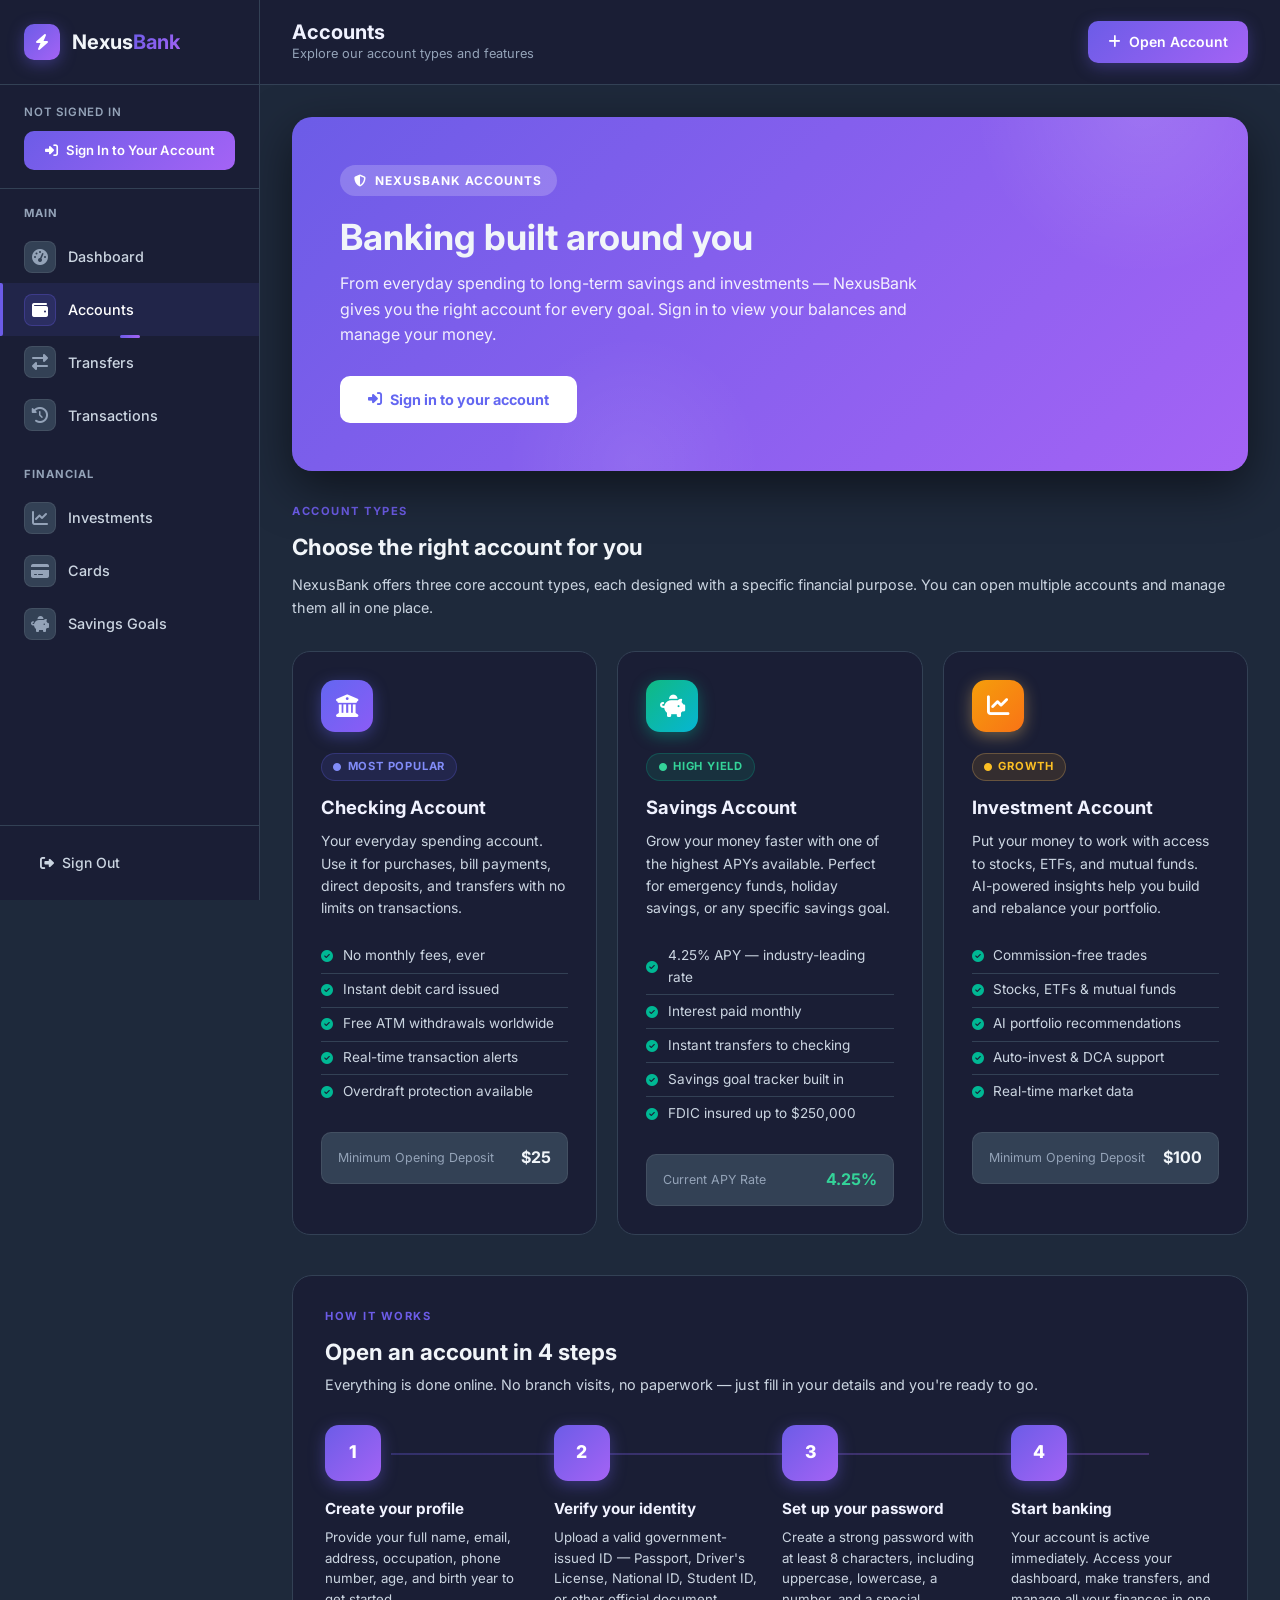
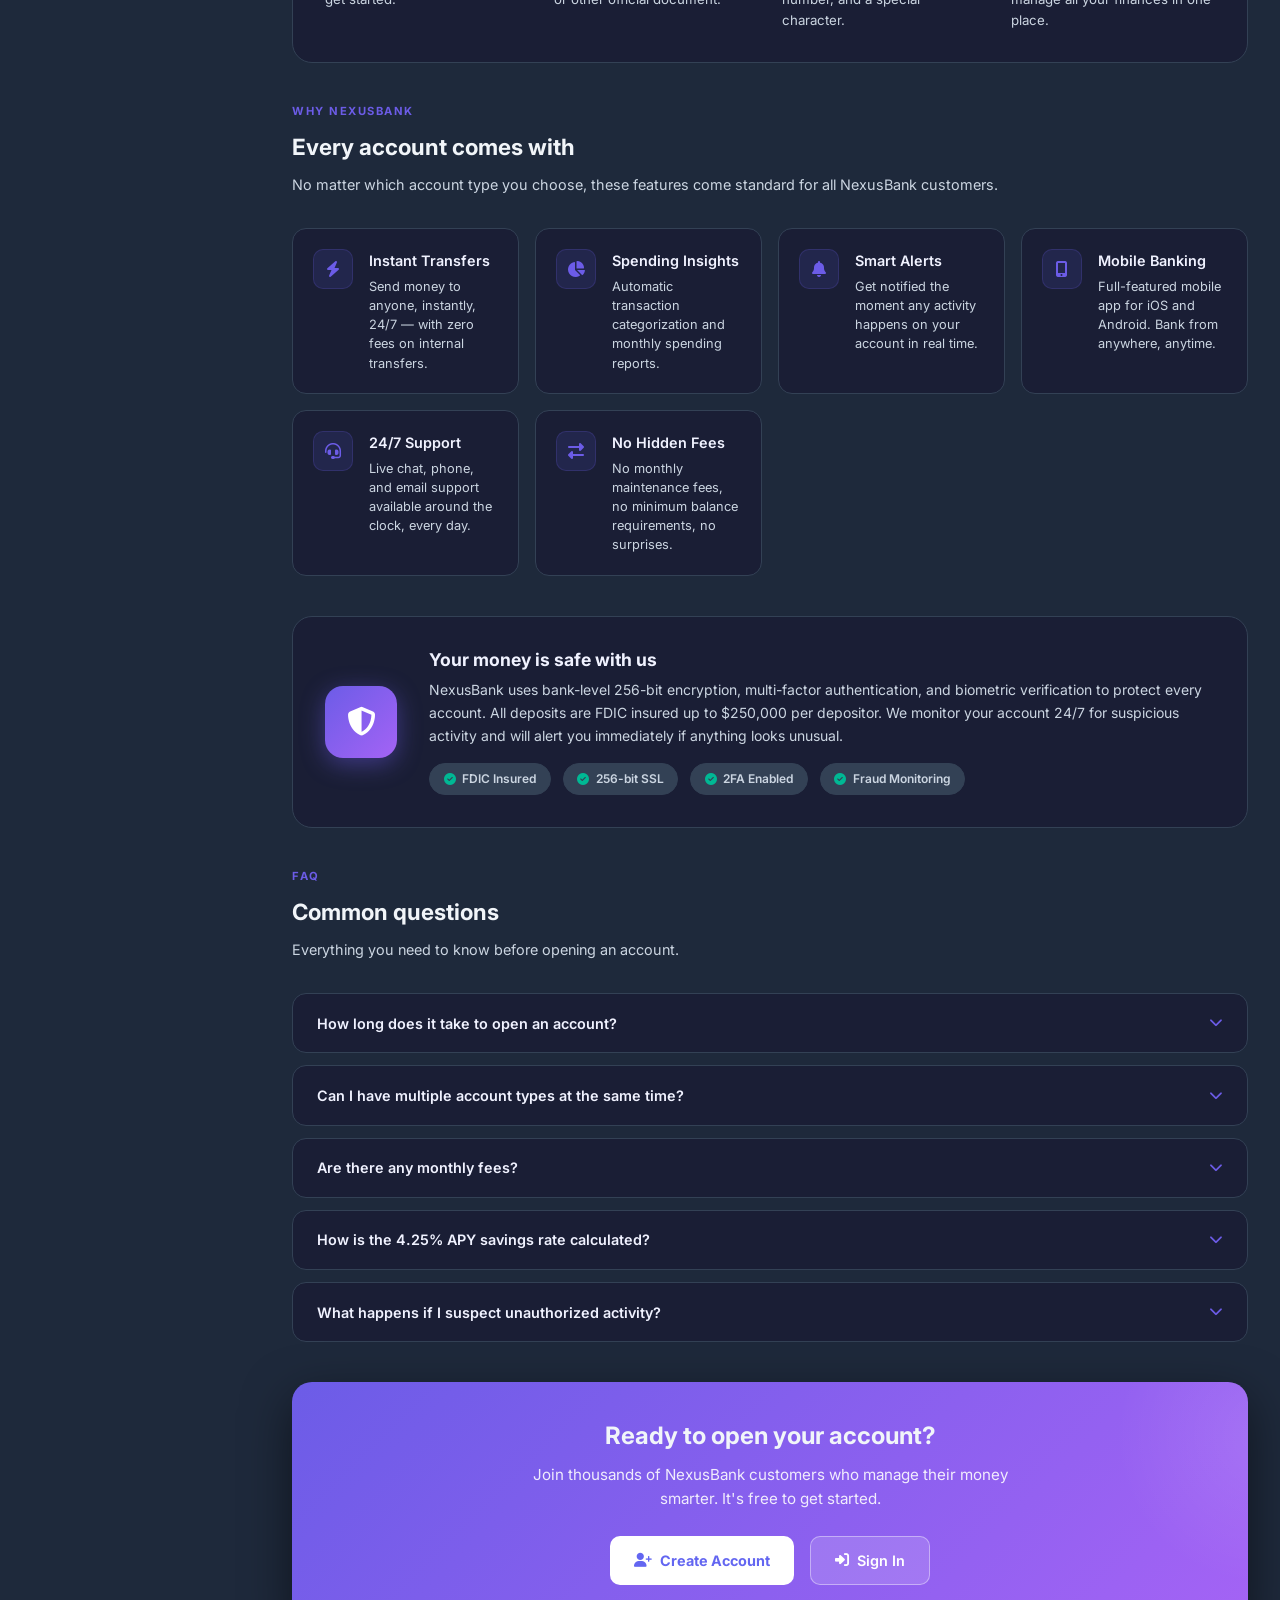
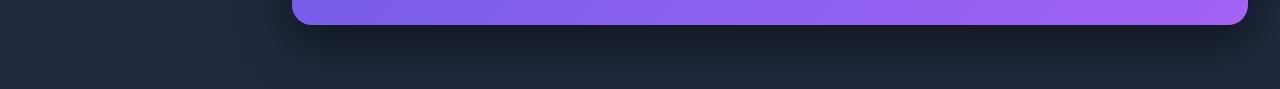
<file: NexusBank2026/accounts.html>
<!DOCTYPE html>
<html lang="en">
<head>
    <meta charset="UTF-8">
    <meta name="viewport" content="width=device-width, initial-scale=1.0">
    <title>Accounts | NexusBank</title>
    <!-- FIX 1: Theme script BEFORE stylesheets so dark-theme is set before CSS loads -->
    <script>
        (function() {
            const saved = localStorage.getItem('theme');
            const isDark = saved ? saved === 'dark' : true;
            if (isDark) {
                document.documentElement.classList.add('dark-theme');
            } else {
                document.documentElement.classList.remove('dark-theme');
            }
        })();
    </script>
    <link rel="stylesheet" href="css/style.css">
    <link rel="stylesheet" href="css/components.css">
    <link rel="stylesheet" href="css/accounts.css">
    <link rel="stylesheet" href="https://cdnjs.cloudflare.com/ajax/libs/font-awesome/6.4.0/css/all.min.css">
    <link rel="preconnect" href="https://fonts.googleapis.com">
    <link rel="preconnect" href="https://fonts.gstatic.com" crossorigin>
    <link href="https://fonts.googleapis.com/css2?family=Inter:wght@300;400;500;600;700&display=swap" rel="stylesheet">
    <style>
        /* FIX 2: Force body to use dark background variable, not the white default */
        body {
            background-color: var(--bg-secondary) !important;
        }

        /* ── Page-level overrides ── */
        .app-container {
            display: flex;
            min-height: 100vh;
        }

        /* ════════════════════════════════
           SIDEBAR
        ════════════════════════════════ */
        .sidebar {
            width: 260px;
            background: var(--surface);
            border-right: 1px solid var(--border-light);
            display: flex;
            flex-direction: column;
            position: fixed;
            top: 0; left: 0; bottom: 0;
            z-index: 200;
            transition: transform 0.3s ease;
        }
        .sidebar-overlay {
            display: none;
            position: fixed; inset: 0;
            background: rgba(0,0,0,0.5);
            z-index: 199;
        }
        .sidebar-overlay.active { display: block; }
        @media (max-width: 768px) {
            .sidebar { transform: translateX(-100%); }
            .sidebar.active { transform: translateX(0); }
        }

        .sidebar-header {
            padding: 1.5rem;
            border-bottom: 1px solid var(--border-light);
        }
        .brand {
            display: flex; align-items: center; gap: 0.75rem;
            text-decoration: none; color: var(--text-primary);
            font-weight: 700; font-size: 1.25rem;
        }
        .brand-logo {
            width: 36px; height: 36px;
            background: linear-gradient(135deg, var(--primary), var(--secondary));
            border-radius: 10px;
            display: flex; align-items: center; justify-content: center;
            color: #fff; font-size: 1rem;
        }
        .brand-accent { color: var(--primary); }

        .sidebar-user {
            display: flex; align-items: center; gap: 0.75rem;
            padding: 1rem 1.5rem;
            border-bottom: 1px solid var(--border-light);
        }
        .user-avatar {
            width: 38px; height: 38px;
            background: linear-gradient(135deg, var(--primary), var(--secondary));
            border-radius: 50%;
            display: flex; align-items: center; justify-content: center;
            color: #fff; font-weight: 700; font-size: 0.8rem;
            flex-shrink: 0;
        }
        .user-info { flex: 1; min-width: 0; }
        .user-name { font-weight: 600; font-size: 0.9rem; white-space: nowrap; overflow: hidden; text-overflow: ellipsis; }
        .user-email { font-size: 0.75rem; color: var(--text-tertiary); white-space: nowrap; overflow: hidden; text-overflow: ellipsis; }

        .theme-toggle {
            background: none; border: none; cursor: pointer;
            color: var(--text-secondary); font-size: 1rem;
            width: 32px; height: 32px;
            display: flex; align-items: center; justify-content: center;
            border-radius: 8px; transition: background 0.2s;
        }
        .theme-toggle:hover { background: var(--surface-hover); color: var(--primary); }

        .sidebar-nav { flex: 1; overflow-y: auto; padding: 1rem 0; }
        .nav-section { margin-bottom: 1.5rem; }
        .nav-section-title {
            font-size: 0.7rem; font-weight: 700; text-transform: uppercase;
            letter-spacing: 1px; color: var(--text-tertiary);
            padding: 0 1.5rem 0.5rem;
        }
        .sidebar-nav .nav-item {
            display: flex; align-items: center; gap: 0.75rem;
            padding: 0.65rem 1.5rem;
            text-decoration: none; color: var(--text-secondary);
            font-weight: 500; font-size: 0.9rem;
            transition: all 0.2s; border-radius: 0;
            position: relative;
        }
        .sidebar-nav .nav-item:hover { background: var(--surface-hover); color: var(--text-primary); }
        .sidebar-nav .nav-item.active {
            background: rgba(99,102,241,0.1);
            color: var(--primary);
        }
        .sidebar-nav .nav-item.active::before {
            content: ''; position: absolute; left: 0; top: 0; bottom: 0;
            width: 3px; background: var(--primary); border-radius: 0 2px 2px 0;
        }
        .nav-item-icon {
            width: 32px; height: 32px;
            display: flex; align-items: center; justify-content: center;
            border-radius: 8px; font-size: 0.9rem;
            background: var(--surface-elevated);
            flex-shrink: 0; transition: background 0.2s;
        }
        .sidebar-nav .nav-item.active .nav-item-icon { background: rgba(99,102,241,0.15); }

        .sidebar-footer {
            padding: 1rem 1.5rem;
            border-top: 1px solid var(--border-light);
        }
        .btn-ghost {
            display: flex; align-items: center; gap: 0.5rem;
            background: none; border: none; cursor: pointer;
            color: var(--text-secondary); font-size: 0.875rem;
            font-weight: 500; padding: 0.6rem 1rem;
            border-radius: 8px; text-decoration: none;
            transition: all 0.2s; width: 100%;
        }
        .btn-ghost:hover { background: var(--surface-hover); color: var(--error); }
        .btn-block { width: 100%; }

        /* ════════════════════════════════
           MAIN CONTENT
        ════════════════════════════════ */
        .main-content {
            flex: 1;
            margin-left: 260px;
            min-height: 100vh;
            background: var(--bg-secondary);
            display: flex; flex-direction: column;
        }
        @media (max-width: 768px) { .main-content { margin-left: 0; } }

        .main-header {
            background: var(--surface);
            border-bottom: 1px solid var(--border-light);
            padding: 1.25rem 2rem;
            display: flex; align-items: center; gap: 1rem;
            position: sticky; top: 0; z-index: 100;
        }
        .mobile-menu-btn {
            display: none; background: none; border: none;
            cursor: pointer; color: var(--text-secondary); font-size: 1.25rem;
            width: 40px; height: 40px;
            align-items: center; justify-content: center; border-radius: 8px;
        }
        @media (max-width: 768px) { .mobile-menu-btn { display: flex; } }

        .header-title { flex: 1; }
        .header-title h1 { font-size: 1.25rem; font-weight: 700; margin: 0; }
        .header-title p { font-size: 0.8rem; color: var(--text-tertiary); margin: 0; }

        .header-actions { display: flex; align-items: center; gap: 0.75rem; }
        .btn-primary {
            display: inline-flex; align-items: center; gap: 0.5rem;
            background: linear-gradient(135deg, var(--primary), var(--secondary));
            color: #fff; border: none; cursor: pointer;
            padding: 0.6rem 1.25rem; border-radius: 10px;
            font-weight: 600; font-size: 0.875rem; text-decoration: none;
            transition: all 0.2s;
        }
        .btn-primary:hover { transform: translateY(-1px); box-shadow: 0 6px 20px rgba(99,102,241,0.35); }

        /* ════════════════════════════════
           PAGE CONTENT STYLES
        ════════════════════════════════ */
        .page-body { padding: 2rem; max-width: 1100px; }

        /* Hero Banner */
        .accounts-hero {
            background: linear-gradient(135deg, var(--primary), var(--secondary));
            border-radius: 20px;
            padding: 3rem;
            color: #fff;
            position: relative;
            overflow: hidden;
            margin-bottom: 2rem;
        }
        .accounts-hero::before {
            content: '';
            position: absolute; top: -60%; right: -10%;
            width: 400px; height: 400px;
            background: radial-gradient(circle, rgba(255,255,255,0.12) 0%, transparent 60%);
            border-radius: 50%;
        }
        .accounts-hero::after {
            content: '';
            position: absolute; bottom: -40%; left: 20%;
            width: 300px; height: 300px;
            background: radial-gradient(circle, rgba(255,255,255,0.07) 0%, transparent 60%);
            border-radius: 50%;
        }
        .hero-inner { position: relative; z-index: 1; max-width: 600px; }
        .hero-label {
            display: inline-flex; align-items: center; gap: 0.5rem;
            background: rgba(255,255,255,0.2);
            padding: 0.35rem 0.9rem; border-radius: 100px;
            font-size: 0.75rem; font-weight: 700; text-transform: uppercase;
            letter-spacing: 1px; margin-bottom: 1.25rem;
        }
        .accounts-hero h2 {
            font-size: clamp(1.6rem, 3vw, 2.25rem);
            font-weight: 700; margin-bottom: 0.75rem; line-height: 1.2;
        }
        .accounts-hero p {
            opacity: 0.9; font-size: 1rem; line-height: 1.6; margin-bottom: 1.75rem;
        }
        .hero-cta {
            display: inline-flex; align-items: center; gap: 0.5rem;
            background: #fff; color: var(--primary-dark);
            padding: 0.75rem 1.75rem; border-radius: 10px;
            font-weight: 700; font-size: 0.9rem; text-decoration: none;
            transition: all 0.2s; border: none; cursor: pointer;
        }
        .hero-cta:hover { transform: translateY(-2px); box-shadow: 0 8px 24px rgba(0,0,0,0.25); }

        /* Section Title */
        .section-label {
            font-size: 0.7rem; font-weight: 700; text-transform: uppercase;
            letter-spacing: 1.5px; color: var(--primary); margin-bottom: 0.5rem;
        }
        .section-heading {
            font-size: 1.4rem; font-weight: 700; margin-bottom: 0.5rem;
            color: var(--text-primary);
        }
        .section-sub {
            font-size: 0.9rem; color: var(--text-secondary); margin-bottom: 2rem;
            line-height: 1.6;
        }

        /* Account Type Cards */
        .account-types-grid {
            display: grid;
            grid-template-columns: repeat(auto-fit, minmax(280px, 1fr));
            gap: 1.25rem;
            margin-bottom: 2.5rem;
        }
        .account-type-card {
            background: var(--surface);
            border: 1px solid var(--border-light);
            border-radius: 18px;
            padding: 1.75rem;
            transition: all 0.25s ease;
            position: relative;
            overflow: hidden;
        }
        .account-type-card::before {
            content: '';
            position: absolute; top: 0; left: 0; right: 0;
            height: 3px;
            opacity: 0;
            transition: opacity 0.25s ease;
        }
        .account-type-card.checking::before { background: linear-gradient(90deg, #6366f1, #8b5cf6); }
        .account-type-card.savings::before  { background: linear-gradient(90deg, #10b981, #06b6d4); }
        .account-type-card.investment::before { background: linear-gradient(90deg, #f59e0b, #f97316); }

        .account-type-card:hover {
            transform: translateY(-6px);
            box-shadow: 0 20px 40px -12px rgba(0,0,0,0.2);
            border-color: transparent;
        }
        .account-type-card:hover::before { opacity: 1; }

        .atc-icon {
            width: 52px; height: 52px; border-radius: 14px;
            display: flex; align-items: center; justify-content: center;
            font-size: 1.4rem; color: #fff; margin-bottom: 1.25rem;
        }
        .atc-icon.checking   { background: linear-gradient(135deg, #6366f1, #8b5cf6); }
        .atc-icon.savings    { background: linear-gradient(135deg, #10b981, #06b6d4); }
        .atc-icon.investment { background: linear-gradient(135deg, #f59e0b, #f97316); }

        .atc-badge {
            display: inline-flex; align-items: center; gap: 0.35rem;
            font-size: 0.7rem; font-weight: 700; text-transform: uppercase;
            letter-spacing: 0.8px; padding: 0.25rem 0.7rem;
            border-radius: 100px; margin-bottom: 0.75rem;
        }
        .atc-badge.checking   { background: rgba(99,102,241,0.12); color: #818cf8; }
        .atc-badge.savings    { background: rgba(16,185,129,0.12); color: #34d399; }
        .atc-badge.investment { background: rgba(245,158,11,0.12); color: #fbbf24; }

        .atc-name { font-size: 1.15rem; font-weight: 700; margin-bottom: 0.5rem; }
        .atc-desc { font-size: 0.875rem; color: var(--text-secondary); line-height: 1.6; margin-bottom: 1.25rem; }

        .atc-features { list-style: none; padding: 0; margin: 0 0 1.5rem; }
        .atc-features li {
            display: flex; align-items: center; gap: 0.6rem;
            font-size: 0.85rem; color: var(--text-secondary);
            padding: 0.35rem 0;
            border-bottom: 1px solid var(--border-light);
        }
        .atc-features li:last-child { border-bottom: none; }
        .atc-features li i { color: var(--success); font-size: 0.75rem; flex-shrink: 0; }

        .atc-highlight {
            background: var(--surface-elevated);
            border-radius: 10px;
            padding: 0.75rem 1rem;
            display: flex; justify-content: space-between; align-items: center;
        }
        .atc-highlight-label { font-size: 0.78rem; color: var(--text-tertiary); }
        .atc-highlight-value { font-size: 1rem; font-weight: 700; color: var(--text-primary); }

        /* How It Works */
        .how-it-works {
            background: var(--surface);
            border: 1px solid var(--border-light);
            border-radius: 20px;
            padding: 2rem;
            margin-bottom: 2.5rem;
        }
        .steps-grid {
            display: grid;
            grid-template-columns: repeat(auto-fit, minmax(200px, 1fr));
            gap: 1.5rem;
            position: relative;
        }
        .steps-grid::before {
            content: '';
            position: absolute;
            top: 28px; left: calc(50px + 1rem); right: calc(50px + 1rem);
            height: 2px;
            background: linear-gradient(90deg, var(--primary), var(--secondary));
            opacity: 0.3;
        }
        @media (max-width: 768px) { .steps-grid::before { display: none; } }

        .step { display: flex; flex-direction: column; align-items: flex-start; }
        .step-number {
            width: 56px; height: 56px;
            background: linear-gradient(135deg, var(--primary), var(--secondary));
            color: #fff; font-weight: 800; font-size: 1.1rem;
            border-radius: 14px;
            display: flex; align-items: center; justify-content: center;
            margin-bottom: 1rem; flex-shrink: 0; position: relative; z-index: 1;
        }
        .step-title { font-weight: 700; font-size: 0.95rem; margin-bottom: 0.4rem; }
        .step-desc { font-size: 0.83rem; color: var(--text-secondary); line-height: 1.55; }

        /* Features / Benefits */
        .benefits-grid {
            display: grid;
            grid-template-columns: repeat(auto-fit, minmax(220px, 1fr));
            gap: 1rem;
            margin-bottom: 2.5rem;
        }
        .benefit-card {
            background: var(--surface);
            border: 1px solid var(--border-light);
            border-radius: 14px;
            padding: 1.25rem;
            display: flex; gap: 1rem; align-items: flex-start;
            transition: all 0.2s;
        }
        .benefit-card:hover { border-color: var(--primary); transform: translateY(-3px); box-shadow: var(--shadow-md); }
        .benefit-icon {
            width: 40px; height: 40px; flex-shrink: 0;
            border-radius: 10px; background: rgba(99,102,241,0.12);
            display: flex; align-items: center; justify-content: center;
            color: var(--primary); font-size: 1rem;
        }
        .benefit-title { font-weight: 600; font-size: 0.9rem; margin-bottom: 0.3rem; }
        .benefit-desc { font-size: 0.8rem; color: var(--text-secondary); line-height: 1.5; }

        /* Security Section */
        .security-section {
            background: var(--surface);
            border: 1px solid var(--border-light);
            border-radius: 20px;
            padding: 2rem;
            margin-bottom: 2.5rem;
            display: flex; gap: 2rem; align-items: center; flex-wrap: wrap;
        }
        .security-icon-wrap {
            width: 72px; height: 72px; flex-shrink: 0;
            background: linear-gradient(135deg, var(--primary), var(--secondary));
            border-radius: 18px;
            display: flex; align-items: center; justify-content: center;
            font-size: 1.8rem; color: #fff;
        }
        .security-content { flex: 1; min-width: 220px; }
        .security-content h3 { font-size: 1.1rem; font-weight: 700; margin-bottom: 0.5rem; }
        .security-content p { font-size: 0.875rem; color: var(--text-secondary); line-height: 1.65; }
        .security-badges { display: flex; gap: 0.75rem; flex-wrap: wrap; margin-top: 1rem; }
        .sec-badge {
            display: inline-flex; align-items: center; gap: 0.4rem;
            background: var(--surface-elevated); border: 1px solid var(--border-light);
            padding: 0.35rem 0.85rem; border-radius: 100px;
            font-size: 0.75rem; font-weight: 600; color: var(--text-secondary);
        }
        .sec-badge i { color: var(--success); }

        /* FAQ Accordion */
        .faq-section { margin-bottom: 2.5rem; }
        .faq-list { display: flex; flex-direction: column; gap: 0.75rem; }
        .faq-item {
            background: var(--surface);
            border: 1px solid var(--border-light);
            border-radius: 14px;
            overflow: hidden;
        }
        .faq-question {
            display: flex; justify-content: space-between; align-items: center;
            padding: 1.1rem 1.5rem;
            cursor: pointer; font-weight: 600; font-size: 0.9rem;
            transition: background 0.2s; user-select: none;
        }
        .faq-question:hover { background: var(--surface-hover); }
        .faq-question i { color: var(--primary); transition: transform 0.3s; font-size: 0.85rem; flex-shrink: 0; }
        .faq-item.open .faq-question i { transform: rotate(180deg); }
        .faq-answer {
            max-height: 0; overflow: hidden;
            transition: max-height 0.35s ease, padding 0.2s ease;
            font-size: 0.875rem; color: var(--text-secondary);
            line-height: 1.7; padding: 0 1.5rem;
        }
        .faq-item.open .faq-answer { max-height: 200px; padding: 0 1.5rem 1.25rem; }

        /* CTA Bottom */
        .cta-bottom {
            background: linear-gradient(135deg, var(--primary), var(--secondary));
            border-radius: 20px;
            padding: 2.5rem;
            color: #fff; text-align: center;
            position: relative; overflow: hidden;
            margin-bottom: 2rem;
        }
        .cta-bottom::before {
            content: '';
            position: absolute; top: -50%; right: -20%;
            width: 350px; height: 350px;
            background: radial-gradient(circle, rgba(255,255,255,0.1) 0%, transparent 60%);
            border-radius: 50%;
        }
        .cta-bottom-inner { position: relative; z-index: 1; max-width: 500px; margin: 0 auto; }
        .cta-bottom h3 { font-size: 1.5rem; font-weight: 700; margin-bottom: 0.75rem; }
        .cta-bottom p { opacity: 0.88; font-size: 0.95rem; line-height: 1.6; margin-bottom: 1.5rem; }
        .cta-btn-group { display: flex; gap: 1rem; justify-content: center; flex-wrap: wrap; }
        .cta-btn-white {
            display: inline-flex; align-items: center; gap: 0.5rem;
            background: #fff; color: var(--primary-dark);
            padding: 0.75rem 1.5rem; border-radius: 10px;
            font-weight: 700; font-size: 0.9rem; text-decoration: none;
            transition: all 0.2s;
        }
        .cta-btn-white:hover { transform: translateY(-2px); box-shadow: 0 8px 24px rgba(0,0,0,0.2); }
        .cta-btn-outline {
            display: inline-flex; align-items: center; gap: 0.5rem;
            background: rgba(255,255,255,0.15); color: #fff;
            border: 1px solid rgba(255,255,255,0.4);
            padding: 0.75rem 1.5rem; border-radius: 10px;
            font-weight: 600; font-size: 0.9rem; text-decoration: none;
            transition: all 0.2s;
        }
        .cta-btn-outline:hover { background: rgba(255,255,255,0.25); }

        /* Modal */
        .modal {
            display: none; position: fixed; inset: 0;
            background: rgba(0,0,0,0.6); z-index: 500;
            align-items: center; justify-content: center; padding: 1rem;
        }
        .modal.active { display: flex; }
        .modal-content {
            background: var(--surface); border-radius: 20px;
            padding: 2rem; width: 100%; max-width: 500px;
            max-height: 90vh; overflow-y: auto;
            border: 1px solid var(--border-light);
        }
        .modal-header {
            display: flex; justify-content: space-between; align-items: center;
            margin-bottom: 1.5rem;
        }
        .modal-title { font-size: 1.25rem; font-weight: 700; }
        .modal-close {
            background: none; border: none; cursor: pointer;
            color: var(--text-secondary); font-size: 1.2rem;
            width: 36px; height: 36px; border-radius: 8px;
            display: flex; align-items: center; justify-content: center;
            transition: all 0.2s;
        }
        .modal-close:hover { background: var(--surface-hover); color: var(--error); }

        .form-group { margin-bottom: 1.25rem; }
        .form-label { display: block; font-weight: 600; font-size: 0.875rem; margin-bottom: 0.5rem; }
        .form-control {
            width: 100%; padding: 0.7rem 1rem;
            background: var(--surface-elevated); border: 1px solid var(--border-input);
            border-radius: 10px; color: var(--text-primary);
            font-size: 0.9rem; transition: border-color 0.2s;
            font-family: inherit;
        }
        .form-control:focus { outline: none; border-color: var(--primary); }
        .form-hint { display: block; margin-top: 0.4rem; font-size: 0.75rem; color: var(--text-tertiary); }

        .account-type-options {
            display: grid; grid-template-columns: repeat(3, 1fr); gap: 0.75rem;
        }
        .account-option { cursor: pointer; }
        .account-option input { display: none; }
        .account-option input:checked + .option-content {
            border-color: var(--primary);
            background: rgba(99,102,241,0.08);
        }
        .option-content {
            background: var(--surface-elevated); border: 2px solid var(--border-light);
            border-radius: 12px; padding: 1rem 0.75rem;
            text-align: center; transition: all 0.2s;
        }
        .option-content:hover { border-color: var(--primary); }
        .option-content i { font-size: 1.5rem; color: var(--primary); margin-bottom: 0.5rem; display: block; }
        .option-content span { display: block; font-weight: 600; font-size: 0.8rem; margin-bottom: 0.25rem; }
        .option-content small { font-size: 0.7rem; color: var(--text-tertiary); line-height: 1.3; display: block; }

        .checkbox { display: flex; align-items: flex-start; gap: 0.6rem; cursor: pointer; }
        .checkbox input { width: 16px; height: 16px; margin-top: 2px; cursor: pointer; }
        .checkbox-label { font-size: 0.83rem; color: var(--text-secondary); line-height: 1.5; }
    </style>
</head>
<body>
    <div class="sidebar-overlay" id="sidebarOverlay"></div>

    <div class="app-container">
        <!-- Sidebar -->
        <aside class="sidebar" id="sidebar">
            <div class="sidebar-header">
                <a href="index.html" class="brand">
                    <div class="brand-logo"><i class="fas fa-bolt"></i></div>
                    <span class="brand-name">Nexus<span class="brand-accent">Bank</span></span>
                </a>
            </div>

            <div class="sidebar-user" style="flex-direction:column;align-items:flex-start;gap:0.65rem;padding:1.1rem 1.5rem;">
                <div style="display:flex;align-items:center;width:100%">
                    <span style="font-size:0.72rem;color:var(--text-tertiary);font-weight:600;text-transform:uppercase;letter-spacing:0.8px;">Not signed in</span>
                </div>
                <a href="login.html" style="display:flex;align-items:center;gap:0.5rem;background:linear-gradient(135deg,var(--primary),var(--secondary));color:#fff;padding:0.55rem 1rem;border-radius:10px;text-decoration:none;font-weight:600;font-size:0.82rem;width:100%;justify-content:center;transition:opacity 0.2s;" onmouseover="this.style.opacity='0.88'" onmouseout="this.style.opacity='1'">
                    <i class="fas fa-sign-in-alt"></i> Sign In to Your Account
                </a>
            </div>

            <nav class="sidebar-nav">
                <div class="nav-section">
                    <div class="nav-section-title">Main</div>
                    <a href="dashboard.html" class="nav-item">
                        <div class="nav-item-icon"><i class="fas fa-tachometer-alt"></i></div>
                        <span>Dashboard</span>
                    </a>
                    <a href="accounts.html" class="nav-item active">
                        <div class="nav-item-icon"><i class="fas fa-wallet"></i></div>
                        <span>Accounts</span>
                    </a>
                    <a href="transfer.html" class="nav-item">
                        <div class="nav-item-icon"><i class="fas fa-exchange-alt"></i></div>
                        <span>Transfers</span>
                    </a>
                    <a href="transactions.html" class="nav-item">
                        <div class="nav-item-icon"><i class="fas fa-history"></i></div>
                        <span>Transactions</span>
                    </a>
                </div>
                <div class="nav-section">
                    <div class="nav-section-title">Financial</div>
                    <a href="investments.html" class="nav-item">
                        <div class="nav-item-icon"><i class="fas fa-chart-line"></i></div>
                        <span>Investments</span>
                    </a>
                    <a href="cards.html" class="nav-item">
                        <div class="nav-item-icon"><i class="fas fa-credit-card"></i></div>
                        <span>Cards</span>
                    </a>
                    <a href="#" class="nav-item">
                        <div class="nav-item-icon"><i class="fas fa-piggy-bank"></i></div>
                        <span>Savings Goals</span>
                    </a>
                </div>
            </nav>

            <div class="sidebar-footer">
                <a href="index.html" class="btn-ghost">
                    <i class="fas fa-sign-out-alt"></i>
                    <span>Sign Out</span>
                </a>
            </div>
        </aside>

        <!-- Main Content -->
        <main class="main-content">
            <header class="main-header">
                <button class="mobile-menu-btn" id="mobileMenuBtn">
                    <i class="fas fa-bars"></i>
                </button>
                <div class="header-title">
                    <h1>Accounts</h1>
                    <p>Explore our account types and features</p>
                </div>
                <div class="header-actions">
                    <a href="login.html" class="btn-primary">
                        <i class="fas fa-plus"></i>
                        <span>Open Account</span>
                    </a>
                </div>
            </header>

            <div class="page-body">

                <!-- Hero Banner -->
                <div class="accounts-hero">
                    <div class="hero-inner">
                        <div class="hero-label">
                            <i class="fas fa-shield-alt"></i>
                            NexusBank Accounts
                        </div>
                        <h2>Banking built around you</h2>
                        <p>From everyday spending to long-term savings and investments — NexusBank gives you the right account for every goal. Sign in to view your balances and manage your money.</p>
                        <a href="login.html" class="hero-cta">
                            <i class="fas fa-sign-in-alt"></i>
                            Sign in to your account
                        </a>
                    </div>
                </div>

                <!-- Account Types -->
                <div class="section-label">Account Types</div>
                <div class="section-heading">Choose the right account for you</div>
                <p class="section-sub">NexusBank offers three core account types, each designed with a specific financial purpose. You can open multiple accounts and manage them all in one place.</p>

                <div class="account-types-grid">
                    <!-- Checking -->
                    <div class="account-type-card checking">
                        <div class="atc-icon checking"><i class="fas fa-university"></i></div>
                        <div class="atc-badge checking"><i class="fas fa-circle" style="font-size:0.5rem"></i> Most Popular</div>
                        <div class="atc-name">Checking Account</div>
                        <div class="atc-desc">Your everyday spending account. Use it for purchases, bill payments, direct deposits, and transfers with no limits on transactions.</div>
                        <ul class="atc-features">
                            <li><i class="fas fa-check-circle"></i> No monthly fees, ever</li>
                            <li><i class="fas fa-check-circle"></i> Instant debit card issued</li>
                            <li><i class="fas fa-check-circle"></i> Free ATM withdrawals worldwide</li>
                            <li><i class="fas fa-check-circle"></i> Real-time transaction alerts</li>
                            <li><i class="fas fa-check-circle"></i> Overdraft protection available</li>
                        </ul>
                        <div class="atc-highlight">
                            <span class="atc-highlight-label">Minimum Opening Deposit</span>
                            <span class="atc-highlight-value">$25</span>
                        </div>
                    </div>

                    <!-- Savings -->
                    <div class="account-type-card savings">
                        <div class="atc-icon savings"><i class="fas fa-piggy-bank"></i></div>
                        <div class="atc-badge savings"><i class="fas fa-circle" style="font-size:0.5rem"></i> High Yield</div>
                        <div class="atc-name">Savings Account</div>
                        <div class="atc-desc">Grow your money faster with one of the highest APYs available. Perfect for emergency funds, holiday savings, or any specific savings goal.</div>
                        <ul class="atc-features">
                            <li><i class="fas fa-check-circle"></i> 4.25% APY — industry-leading rate</li>
                            <li><i class="fas fa-check-circle"></i> Interest paid monthly</li>
                            <li><i class="fas fa-check-circle"></i> Instant transfers to checking</li>
                            <li><i class="fas fa-check-circle"></i> Savings goal tracker built in</li>
                            <li><i class="fas fa-check-circle"></i> FDIC insured up to $250,000</li>
                        </ul>
                        <div class="atc-highlight">
                            <span class="atc-highlight-label">Current APY Rate</span>
                            <span class="atc-highlight-value" style="color: #34d399;">4.25%</span>
                        </div>
                    </div>

                    <!-- Investment -->
                    <div class="account-type-card investment">
                        <div class="atc-icon investment"><i class="fas fa-chart-line"></i></div>
                        <div class="atc-badge investment"><i class="fas fa-circle" style="font-size:0.5rem"></i> Growth</div>
                        <div class="atc-name">Investment Account</div>
                        <div class="atc-desc">Put your money to work with access to stocks, ETFs, and mutual funds. AI-powered insights help you build and rebalance your portfolio.</div>
                        <ul class="atc-features">
                            <li><i class="fas fa-check-circle"></i> Commission-free trades</li>
                            <li><i class="fas fa-check-circle"></i> Stocks, ETFs & mutual funds</li>
                            <li><i class="fas fa-check-circle"></i> AI portfolio recommendations</li>
                            <li><i class="fas fa-check-circle"></i> Auto-invest & DCA support</li>
                            <li><i class="fas fa-check-circle"></i> Real-time market data</li>
                        </ul>
                        <div class="atc-highlight">
                            <span class="atc-highlight-label">Minimum Opening Deposit</span>
                            <span class="atc-highlight-value">$100</span>
                        </div>
                    </div>
                </div>

                <!-- How It Works -->
                <div class="how-it-works">
                    <div class="section-label" style="margin-bottom:0.5rem">How It Works</div>
                    <div class="section-heading" style="margin-bottom:0.25rem">Open an account in 4 steps</div>
                    <p class="section-sub" style="margin-bottom:1.75rem">Everything is done online. No branch visits, no paperwork — just fill in your details and you're ready to go.</p>
                    <div class="steps-grid">
                        <div class="step">
                            <div class="step-number">1</div>
                            <div class="step-title">Create your profile</div>
                            <div class="step-desc">Provide your full name, email, address, occupation, phone number, age, and birth year to get started.</div>
                        </div>
                        <div class="step">
                            <div class="step-number">2</div>
                            <div class="step-title">Verify your identity</div>
                            <div class="step-desc">Upload a valid government-issued ID — Passport, Driver's License, National ID, Student ID, or other official document.</div>
                        </div>
                        <div class="step">
                            <div class="step-number">3</div>
                            <div class="step-title">Set up your password</div>
                            <div class="step-desc">Create a strong password with at least 8 characters, including uppercase, lowercase, a number, and a special character.</div>
                        </div>
                        <div class="step">
                            <div class="step-number">4</div>
                            <div class="step-title">Start banking</div>
                            <div class="step-desc">Your account is active immediately. Access your dashboard, make transfers, and manage all your finances in one place.</div>
                        </div>
                    </div>
                </div>

                <!-- Benefits -->
                <div class="section-label">Why NexusBank</div>
                <div class="section-heading">Every account comes with</div>
                <p class="section-sub">No matter which account type you choose, these features come standard for all NexusBank customers.</p>

                <div class="benefits-grid">
                    <div class="benefit-card">
                        <div class="benefit-icon"><i class="fas fa-bolt"></i></div>
                        <div>
                            <div class="benefit-title">Instant Transfers</div>
                            <div class="benefit-desc">Send money to anyone, instantly, 24/7 — with zero fees on internal transfers.</div>
                        </div>
                    </div>
                    <div class="benefit-card">
                        <div class="benefit-icon"><i class="fas fa-chart-pie"></i></div>
                        <div>
                            <div class="benefit-title">Spending Insights</div>
                            <div class="benefit-desc">Automatic transaction categorization and monthly spending reports.</div>
                        </div>
                    </div>
                    <div class="benefit-card">
                        <div class="benefit-icon"><i class="fas fa-bell"></i></div>
                        <div>
                            <div class="benefit-title">Smart Alerts</div>
                            <div class="benefit-desc">Get notified the moment any activity happens on your account in real time.</div>
                        </div>
                    </div>
                    <div class="benefit-card">
                        <div class="benefit-icon"><i class="fas fa-mobile-alt"></i></div>
                        <div>
                            <div class="benefit-title">Mobile Banking</div>
                            <div class="benefit-desc">Full-featured mobile app for iOS and Android. Bank from anywhere, anytime.</div>
                        </div>
                    </div>
                    <div class="benefit-card">
                        <div class="benefit-icon"><i class="fas fa-headset"></i></div>
                        <div>
                            <div class="benefit-title">24/7 Support</div>
                            <div class="benefit-desc">Live chat, phone, and email support available around the clock, every day.</div>
                        </div>
                    </div>
                    <div class="benefit-card">
                        <div class="benefit-icon"><i class="fas fa-exchange-alt"></i></div>
                        <div>
                            <div class="benefit-title">No Hidden Fees</div>
                            <div class="benefit-desc">No monthly maintenance fees, no minimum balance requirements, no surprises.</div>
                        </div>
                    </div>
                </div>

                <!-- Security -->
                <div class="security-section">
                    <div class="security-icon-wrap"><i class="fas fa-shield-alt"></i></div>
                    <div class="security-content">
                        <h3>Your money is safe with us</h3>
                        <p>NexusBank uses bank-level 256-bit encryption, multi-factor authentication, and biometric verification to protect every account. All deposits are FDIC insured up to $250,000 per depositor. We monitor your account 24/7 for suspicious activity and will alert you immediately if anything looks unusual.</p>
                        <div class="security-badges">
                            <span class="sec-badge"><i class="fas fa-check-circle"></i> FDIC Insured</span>
                            <span class="sec-badge"><i class="fas fa-check-circle"></i> 256-bit SSL</span>
                            <span class="sec-badge"><i class="fas fa-check-circle"></i> 2FA Enabled</span>
                            <span class="sec-badge"><i class="fas fa-check-circle"></i> Fraud Monitoring</span>
                        </div>
                    </div>
                </div>

                <!-- FAQ -->
                <div class="faq-section">
                    <div class="section-label">FAQ</div>
                    <div class="section-heading">Common questions</div>
                    <p class="section-sub">Everything you need to know before opening an account.</p>

                    <div class="faq-list">
                        <div class="faq-item">
                            <div class="faq-question">How long does it take to open an account? <i class="fas fa-chevron-down"></i></div>
                            <div class="faq-answer">Opening an account at NexusBank takes less than 5 minutes. You'll need a valid government-issued ID, your Social Security Number, and a funding source such as an existing bank account or debit card. Once verified, your account is active immediately.</div>
                        </div>
                        <div class="faq-item">
                            <div class="faq-question">Can I have multiple account types at the same time? <i class="fas fa-chevron-down"></i></div>
                            <div class="faq-answer">Absolutely. You can open a Checking, Savings, and Investment account simultaneously and manage them all from one dashboard. Transfers between your accounts are instant and free.</div>
                        </div>
                        <div class="faq-item">
                            <div class="faq-question">Are there any monthly fees? <i class="fas fa-chevron-down"></i></div>
                            <div class="faq-answer">No. NexusBank charges zero monthly maintenance fees on all account types. There are no minimum balance requirements and no hidden charges. The only fees that may apply are for optional premium features like wire transfers to international accounts.</div>
                        </div>
                        <div class="faq-item">
                            <div class="faq-question">How is the 4.25% APY savings rate calculated? <i class="fas fa-chevron-down"></i></div>
                            <div class="faq-answer">The APY (Annual Percentage Yield) is calculated daily and credited to your savings account at the end of each calendar month. The rate is variable and subject to change, though we always aim to offer one of the most competitive rates in the market.</div>
                        </div>
                        <div class="faq-item">
                            <div class="faq-question">What happens if I suspect unauthorized activity? <i class="fas fa-chevron-down"></i></div>
                            <div class="faq-answer">Contact our 24/7 support team immediately via live chat or phone. You can also freeze your account instantly from the app with a single tap. NexusBank's fraud team will investigate and, if confirmed, will refund any unauthorized transactions within 3 business days.</div>
                        </div>
                    </div>
                </div>

                <!-- CTA Bottom -->
                <div class="cta-bottom">
                    <div class="cta-bottom-inner">
                        <h3>Ready to open your account?</h3>
                        <p>Join thousands of NexusBank customers who manage their money smarter. It's free to get started.</p>
                        <div class="cta-btn-group">
                            <a href="login.html" class="cta-btn-white">
                                <i class="fas fa-user-plus"></i> Create Account
                            </a>
                            <a href="login.html" class="cta-btn-outline">
                                <i class="fas fa-sign-in-alt"></i> Sign In
                            </a>
                        </div>
                    </div>
                </div>

            </div><!-- /page-body -->
        </main>
    </div>


    <script>
        document.addEventListener('DOMContentLoaded', function () {
            // Mobile menu
            const mobileMenuBtn = document.getElementById('mobileMenuBtn');
            const sidebar = document.getElementById('sidebar');
            const sidebarOverlay = document.getElementById('sidebarOverlay');
            mobileMenuBtn.addEventListener('click', () => {
                sidebar.classList.add('active');
                sidebarOverlay.classList.add('active');
            });
            sidebarOverlay.addEventListener('click', () => {
                sidebar.classList.remove('active');
                sidebarOverlay.classList.remove('active');
            });

            // Theme toggle
            const themeToggle = document.getElementById('sidebarThemeToggle');
            const applyTheme = (dark) => {
                document.documentElement.classList.toggle('dark-theme', dark);
                document.body.classList.toggle('dark-theme', dark);
                const icon = themeToggle.querySelector('i');
                icon.className = dark ? 'fas fa-sun' : 'fas fa-moon';
                localStorage.setItem('theme', dark ? 'dark' : 'light');
            };
            themeToggle.addEventListener('click', () => {
                applyTheme(!document.documentElement.classList.contains('dark-theme'));
            });
            const saved = localStorage.getItem('theme');
            const isDarkOnLoad = saved ? saved === 'dark' : true;
            applyTheme(isDarkOnLoad);

            // FAQ accordion
            document.querySelectorAll('.faq-question').forEach(q => {
                q.addEventListener('click', () => {
                    const item = q.closest('.faq-item');
                    const isOpen = item.classList.contains('open');
                    document.querySelectorAll('.faq-item').forEach(i => i.classList.remove('open'));
                    if (!isOpen) item.classList.add('open');
                });
            });
        });
    </script>
</body>
</html>
</file>
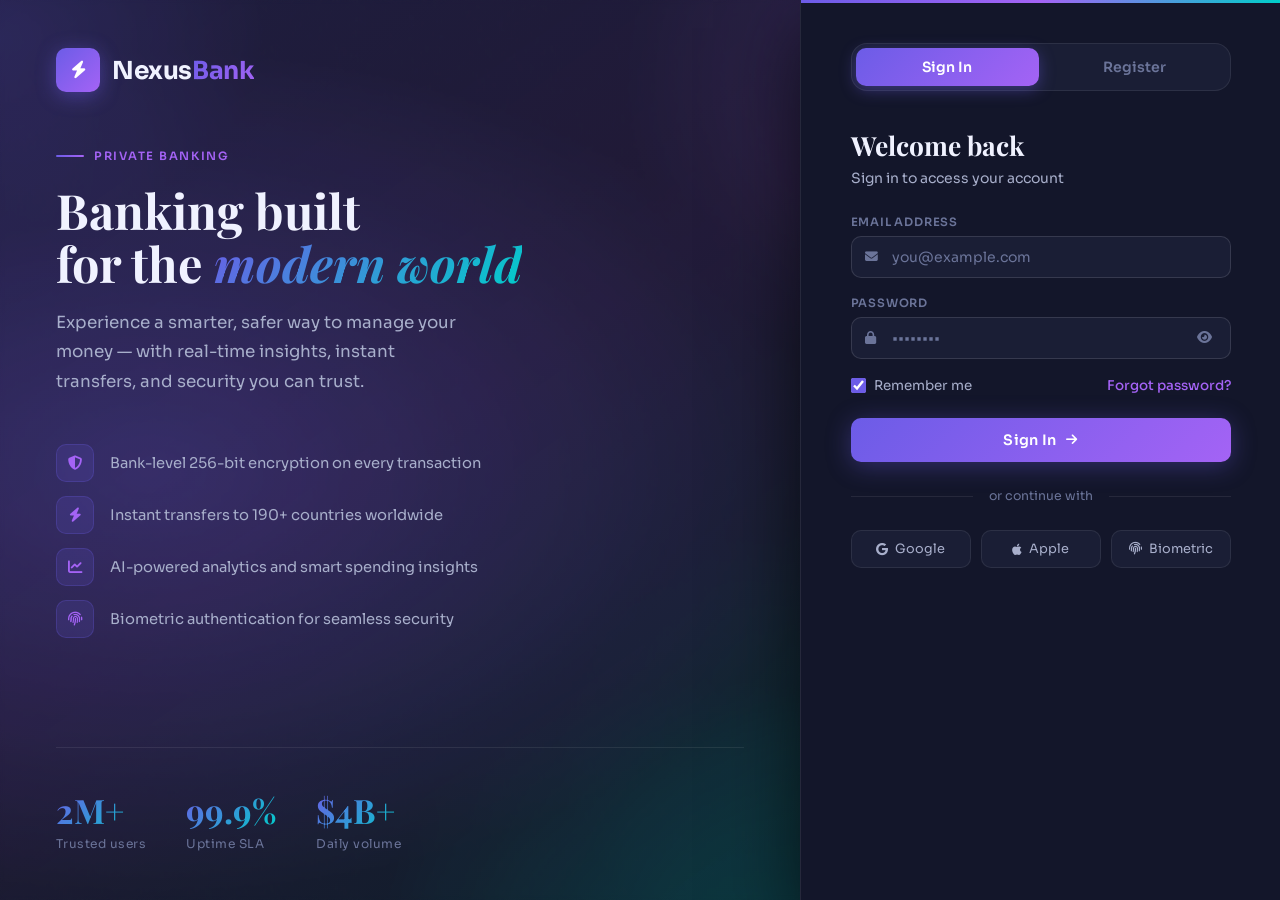
<file: NexusBank2026/dashboard.html>
<!DOCTYPE html>
<html lang="en" class="dark-theme">
<head>
    <meta charset="UTF-8">
    <meta name="viewport" content="width=device-width, initial-scale=1.0">
    <title>Dashboard | NexusBank</title>
<link rel="stylesheet" href="css/style.css">
<link rel="stylesheet" href="css/components.css">
<link rel="stylesheet" href="css/dashboard.css">
    <link rel="stylesheet" href="https://cdnjs.cloudflare.com/ajax/libs/font-awesome/6.4.0/css/all.min.css">
    <link rel="preconnect" href="https://fonts.googleapis.com">
    <link rel="preconnect" href="https://fonts.gstatic.com" crossorigin>
    <link href="https://fonts.googleapis.com/css2?family=Inter:wght@300;400;500;600;700&display=swap" rel="stylesheet">
</head>
<body>
    <!-- Sidebar Overlay for Mobile -->
    <div class="sidebar-overlay" id="sidebarOverlay"></div>

    <!-- App Container -->
    <div class="app-container">
        <!-- Sidebar -->
        <aside class="sidebar" id="sidebar">
            <div class="sidebar-header">
                <a href="index.html" class="brand">
                    <div class="brand-logo">
                        <i class="fas fa-bolt"></i>
                    </div>
                    <span class="brand-name">Nexus<span class="brand-accent">Bank</span></span>
                </a>
            </div>

            <!-- User Info - Dynamic from auth -->
            <div class="sidebar-user">
                <div class="user-avatar" id="userAvatar">JD</div>
                <div class="user-info">
                    <div class="user-name" id="userName">Loading...</div>
                    <div class="user-email" id="userEmail">Loading...</div>
                </div>
                <button class="theme-toggle" id="sidebarThemeToggle">
                    <i class="fas fa-moon"></i>
                </button>
            </div>

            <!-- Navigation -->
            <nav class="sidebar-nav">
                <div class="nav-section">
                    <div class="nav-section-title">Main</div>
                    <a href="dashboard.html" class="nav-item active">
                        <div class="nav-item-icon">
                            <i class="fas fa-tachometer-alt"></i>
                        </div>
                        <span>Dashboard</span>
                    </a>
                    <a href="accounts.html" class="nav-item">
                        <div class="nav-item-icon">
                            <i class="fas fa-wallet"></i>
                        </div>
                        <span>Accounts</span>
                    </a>
                    <a href="transfer.html" class="nav-item">
                        <div class="nav-item-icon">
                            <i class="fas fa-exchange-alt"></i>
                        </div>
                        <span>Transfers</span>
                        <span class="nav-item-badge">3</span>
                    </a>
                    <a href="transactions.html" class="nav-item">
                        <div class="nav-item-icon">
                            <i class="fas fa-history"></i>
                        </div>
                        <span>Transactions</span>
                    </a>
                </div>

                <div class="nav-section">
                    <div class="nav-section-title">Financial</div>
                    <a href="#" class="nav-item">
                        <div class="nav-item-icon">
                            <i class="fas fa-chart-line"></i>
                        </div>
                        <span>Investments</span>
                    </a>
                    <a href="#" class="nav-item">
                        <div class="nav-item-icon">
                            <i class="fas fa-credit-card"></i>
                        </div>
                        <span>Cards</span>
                    </a>
                    <a href="#" class="nav-item">
                        <div class="nav-item-icon">
                            <i class="fas fa-piggy-bank"></i>
                        </div>
                        <span>Savings Goals</span>
                    </a>
                </div>

                <div class="nav-section">
                    <div class="nav-section-title">Settings</div>
                    <a href="profile.html" class="nav-item">
                        <div class="nav-item-icon">
                            <i class="fas fa-user"></i>
                        </div>
                        <span>Profile</span>
                    </a>
                    <a href="#" class="nav-item">
                        <div class="nav-item-icon">
                            <i class="fas fa-shield-alt"></i>
                        </div>
                        <span>Security</span>
                    </a>
                    <a href="#" class="nav-item">
                        <div class="nav-item-icon">
                            <i class="fas fa-cog"></i>
                        </div>
                        <span>Settings</span>
                    </a>
                </div>
            </nav>

            <!-- Sidebar Footer with Logout Button -->
            <div class="sidebar-footer">
                <button id="logoutBtn" class="btn btn-ghost btn-block" style="justify-content: center;">
                    <i class="fas fa-sign-out-alt"></i>
                    <span>Sign Out</span>
                </button>
            </div>
        </aside>

        <!-- Main Content -->
        <main class="main-content">
            <!-- Header -->
            <header class="main-header">
                <button class="mobile-menu-btn" id="mobileMenuBtn">
                    <i class="fas fa-bars"></i>
                </button>
                
                <div class="header-title">
                    <h1>Dashboard</h1>
                    <p id="welcomeMessage">Welcome back! Here's your financial overview.</p>
                </div>

                <div class="header-actions">
                    <div class="search-box">
                        <i class="fas fa-search search-icon"></i>
                        <input type="text" placeholder="Search transactions, accounts...">
                    </div>
                    
                    <button class="btn btn-secondary" id="notificationBtn">
                        <i class="fas fa-bell"></i>
                        <span class="notification-badge">3</span>
                    </button>
                    
                    <button class="btn btn-primary" id="quickTransferBtn">
                        <i class="fas fa-plus"></i>
                        <span>Quick Transfer</span>
                    </button>
                </div>
            </header>

            <!-- Stats Overview - Dynamic -->
            <section class="stats-grid">
                <div class="stat-card">
                    <div class="stat-card-header">
                        <div class="stat-card-title">Total Balance</div>
                        <div class="stat-card-icon">
                            <i class="fas fa-dollar-sign"></i>
                        </div>
                    </div>
                    <div class="stat-card-value" id="totalBalance">$42,589.75</div>
                    <div class="stat-card-change positive" id="balanceChange">
                        <i class="fas fa-arrow-up"></i>
                        <span>+12.5% this month</span>
                    </div>
                </div>

                <div class="stat-card">
                    <div class="stat-card-header">
                        <div class="stat-card-title">Income</div>
                        <div class="stat-card-icon">
                            <i class="fas fa-arrow-down"></i>
                        </div>
                    </div>
                    <div class="stat-card-value" id="incomeAmount">$8,450.00</div>
                    <div class="stat-card-change positive">
                        <i class="fas fa-arrow-up"></i>
                        <span>+5.2% from last month</span>
                    </div>
                </div>

                <div class="stat-card">
                    <div class="stat-card-header">
                        <div class="stat-card-title">Expenses</div>
                        <div class="stat-card-icon">
                            <i class="fas fa-arrow-up"></i>
                        </div>
                    </div>
                    <div class="stat-card-value" id="expensesAmount">$3,245.50</div>
                    <div class="stat-card-change negative">
                        <i class="fas fa-arrow-down"></i>
                        <span>-2.1% from last month</span>
                    </div>
                </div>

                <div class="stat-card">
                    <div class="stat-card-header">
                        <div class="stat-card-title">Savings Rate</div>
                        <div class="stat-card-icon">
                            <i class="fas fa-percentage"></i>
                        </div>
                    </div>
                    <div class="stat-card-value" id="savingsRate">28%</div>
                    <div class="stat-card-change positive">
                        <i class="fas fa-arrow-up"></i>
                        <span>On track for goal</span>
                    </div>
                </div>
            </section>

            <!-- Main Dashboard Grid -->
            <div class="dashboard-grid">
                <!-- Left Column - Main Content -->
                <div class="dashboard-main">
                    <!-- Quick Actions -->
                    <section class="quick-actions">
                        <div class="section-title">
                            <h2>Quick Actions</h2>
                            <a href="#" class="btn btn-ghost btn-sm">
                                <span>View All</span>
                                <i class="fas fa-arrow-right"></i>
                            </a>
                        </div>

                        <div class="actions-grid">
                            <a href="transfer.html" class="action-card">
                                <div class="action-card-icon">
                                    <i class="fas fa-paper-plane"></i>
                                </div>
                                <div class="action-card-title">Send Money</div>
                            </a>

                            <a href="#" class="action-card">
                                <div class="action-card-icon">
                                    <i class="fas fa-qrcode"></i>
                                </div>
                                <div class="action-card-title">Pay with QR</div>
                            </a>

                            <a href="#" class="action-card">
                                <div class="action-card-icon">
                                    <i class="fas fa-credit-card"></i>
                                </div>
                                <div class="action-card-title">Add Card</div>
                            </a>

                            <a href="#" class="action-card">
                                <div class="action-card-icon">
                                    <i class="fas fa-chart-pie"></i>
                                </div>
                                <div class="action-card-title">Budget Plan</div>
                            </a>

                            <a href="#" class="action-card">
                                <div class="action-card-icon">
                                    <i class="fas fa-file-invoice-dollar"></i>
                                </div>
                                <div class="action-card-title">Pay Bills</div>
                            </a>

                            <a href="#" class="action-card">
                                <div class="action-card-icon">
                                    <i class="fas fa-piggy-bank"></i>
                                </div>
                                <div class="action-card-title">Add to Savings</div>
                            </a>
                        </div>
                    </section>

                    <!-- Recent Transactions -->
                    <section class="recent-transactions">
                        <div class="transactions-header">
                            <h2>Recent Transactions</h2>
                            <a href="transactions.html" class="btn btn-ghost btn-sm">
                                <span>View All</span>
                                <i class="fas fa-arrow-right"></i>
                            </a>
                        </div>

                        <div class="transaction-list" id="transactionList">
                            <!-- Transactions will be dynamically loaded by app.js -->
                            <div class="transaction-item">
                                <div class="transaction-icon">
                                    <i class="fas fa-shopping-bag"></i>
                                </div>
                                <div class="transaction-info">
                                    <div class="transaction-title">Amazon Purchase</div>
                                    <div class="transaction-subtitle">Today • 2:45 PM • Online Shopping</div>
                                </div>
                                <div class="transaction-amount negative">-$89.99</div>
                            </div>

                            <div class="transaction-item">
                                <div class="transaction-icon">
                                    <i class="fas fa-arrow-down"></i>
                                </div>
                                <div class="transaction-info">
                                    <div class="transaction-title">Salary Deposit</div>
                                    <div class="transaction-subtitle">Yesterday • 9:00 AM • ACME Corp</div>
                                </div>
                                <div class="transaction-amount positive">+$4,500.00</div>
                            </div>

                            <div class="transaction-item">
                                <div class="transaction-icon">
                                    <i class="fas fa-coffee"></i>
                                </div>
                                <div class="transaction-info">
                                    <div class="transaction-title">Starbucks</div>
                                    <div class="transaction-subtitle">Oct 12 • 8:30 AM • Food & Drinks</div>
                                </div>
                                <div class="transaction-amount negative">-$5.75</div>
                            </div>

                            <div class="transaction-item">
                                <div class="transaction-icon">
                                    <i class="fas fa-film"></i>
                                </div>
                                <div class="transaction-info">
                                    <div class="transaction-title">Netflix Subscription</div>
                                    <div class="transaction-subtitle">Oct 10 • Monthly Subscription</div>
                                </div>
                                <div class="transaction-amount negative">-$15.99</div>
                            </div>

                            <div class="transaction-item">
                                <div class="transaction-icon">
                                    <i class="fas fa-wifi"></i>
                                </div>
                                <div class="transaction-info">
                                    <div class="transaction-title">Internet Bill</div>
                                    <div class="transaction-subtitle">Oct 8 • Monthly Bill</div>
                                </div>
                                <div class="transaction-amount negative">-$79.99</div>
                            </div>
                        </div>
                    </section>
                </div>

                <!-- Right Column - Sidebar -->
                <div class="dashboard-sidebar">
                    <!-- Accounts Overview -->
                    <section class="card">
                        <div class="card-header">
                            <div>
                                <div class="card-title">Your Accounts</div>
                                <div class="card-subtitle" id="accountCount">2 active accounts</div>
                            </div>
                            <a href="accounts.html" class="btn btn-ghost btn-sm">
                                <i class="fas fa-plus"></i>
                            </a>
                        </div>

                        <div class="account-list" id="accountList">
                            <div class="account-item">
                                <div class="account-icon">
                                    <i class="fas fa-university"></i>
                                </div>
                                <div class="account-info">
                                    <div class="account-name">Primary Checking</div>
                                    <div class="account-number">•••• 4589</div>
                                </div>
                                <div class="account-balance">$18,245.75</div>
                            </div>

                            <div class="account-item">
                                <div class="account-icon">
                                    <i class="fas fa-piggy-bank"></i>
                                </div>
                                <div class="account-info">
                                    <div class="account-name">Savings Account</div>
                                    <div class="account-number">•••• 7892</div>
                                </div>
                                <div class="account-balance">$24,344.00</div>
                            </div>
                        </div>

                        <!-- Spending Categories -->
                        <div style="margin-top: var(--space-xl);">
                            <div class="card-subtitle" style="margin-bottom: var(--space-md);">Spending This Month</div>
                            <div class="category-list">
                                <div class="category-item">
                                    <div class="category-info">
                                        <div class="category-name">Shopping</div>
                                        <div class="category-percentage">32%</div>
                                    </div>
                                    <div class="category-bar">
                                        <div class="category-progress" style="width: 32%; background: var(--primary);"></div>
                                    </div>
                                </div>
                                <div class="category-item">
                                    <div class="category-info">
                                        <div class="category-name">Food & Dining</div>
                                        <div class="category-percentage">24%</div>
                                    </div>
                                    <div class="category-bar">
                                        <div class="category-progress" style="width: 24%; background: var(--secondary);"></div>
                                    </div>
                                </div>
                                <div class="category-item">
                                    <div class="category-info">
                                        <div class="category-name">Entertainment</div>
                                        <div class="category-percentage">18%</div>
                                    </div>
                                    <div class="category-bar">
                                        <div class="category-progress" style="width: 18%; background: var(--accent);"></div>
                                    </div>
                                </div>
                            </div>
                        </div>
                    </section>

                    <!-- Upcoming Bills -->
                    <section class="card">
                        <div class="card-header">
                            <div>
                                <div class="card-title">Upcoming Bills</div>
                                <div class="card-subtitle">Due in next 7 days</div>
                            </div>
                            <a href="#" class="btn btn-ghost btn-sm">
                                <i class="fas fa-plus"></i>
                            </a>
                        </div>

                        <div class="upcoming-list">
                            <div class="upcoming-item">
                                <div class="upcoming-icon">
                                    <i class="fas fa-wifi"></i>
                                </div>
                                <div class="upcoming-info">
                                    <div class="upcoming-title">Internet Bill</div>
                                    <div class="upcoming-date">Due Tomorrow</div>
                                </div>
                                <div class="upcoming-amount">$79.99</div>
                            </div>
                            <div class="upcoming-item">
                                <div class="upcoming-icon">
                                    <i class="fas fa-mobile-alt"></i>
                                </div>
                                <div class="upcoming-info">
                                    <div class="upcoming-title">Phone Bill</div>
                                    <div class="upcoming-date">Due in 3 days</div>
                                </div>
                                <div class="upcoming-amount">$45.50</div>
                            </div>
                            <div class="upcoming-item">
                                <div class="upcoming-icon">
                                    <i class="fas fa-bolt"></i>
                                </div>
                                <div class="upcoming-info">
                                    <div class="upcoming-title">Electricity</div>
                                    <div class="upcoming-date">Due in 5 days</div>
                                </div>
                                <div class="upcoming-amount">$120.75</div>
                            </div>
                        </div>
                    </section>
                </div>
            </div>
        </main>
    </div>

    <!-- Quick Transfer Modal -->
    <div class="modal" id="quickTransferModal">
        <div class="modal-content">
            <div class="modal-header">
                <h2 class="modal-title">Quick Transfer</h2>
                <button class="modal-close" id="closeModal">
                    <i class="fas fa-times"></i>
                </button>
            </div>
            <form id="transferForm">
                <div class="form-group">
                    <label class="form-label" for="transferTo">Transfer To</label>
                    <select class="form-select" id="transferTo" required>
                        <option value="">Select recipient</option>
                        <option value="john">John Smith • •••• 1234</option>
                        <option value="jane">Jane Doe • •••• 5678</option>
                        <option value="acme">ACME Corp • •••• 9012</option>
                    </select>
                </div>
                <div class="form-group">
                    <label class="form-label" for="transferAmount">Amount</label>
                    <div style="position: relative;">
                        <span style="position: absolute; left: 12px; top: 50%; transform: translateY(-50%); color: var(--text-tertiary);">$</span>
                        <input type="number" class="form-control" id="transferAmount" placeholder="0.00" step="0.01" min="1" style="padding-left: 30px;" required>
                    </div>
                </div>
                <div class="form-group">
                    <label class="form-label" for="transferNote">Note (Optional)</label>
                    <input type="text" class="form-control" id="transferNote" placeholder="Dinner, Rent, etc.">
                </div>
                <button type="submit" class="btn btn-primary btn-block">
                    <span>Send Money</span>
                    <i class="fas fa-paper-plane"></i>
                </button>
            </form>
        </div>
    </div>

    <!-- Toast Container -->
    <div class="toast-container" id="toastContainer"></div>

    <script src="js/app.js"></script>
    <script>
        // ============================================
        // DASHBOARD - DYNAMIC USER DATA & FUNCTIONALITY
        // ============================================
        document.addEventListener('DOMContentLoaded', function() {
            // ----- LOAD CURRENT USER -----
            function loadCurrentUser() {
                // Check both localStorage and sessionStorage
                const userData = JSON.parse(localStorage.getItem('nexusbank_current_user')) || 
                                JSON.parse(sessionStorage.getItem('nexusbank_current_user'));
                
                if (!userData) {
                    // No user logged in, redirect to login
                    window.location.href = 'login.html';
                    return;
                }
                
                // Update UI with user data
                document.getElementById('userName').textContent = userData.name || 'User';
                document.getElementById('userEmail').textContent = userData.email || '';
                document.getElementById('welcomeMessage').textContent = `Welcome back, ${userData.name.split(' ')[0]}! Here's your financial overview.`;
                
                // Generate avatar initials
                const initials = userData.name
                    .split(' ')
                    .map(n => n[0])
                    .join('')
                    .toUpperCase()
                    .substring(0, 2);
                document.getElementById('userAvatar').textContent = initials;
                
                return userData;
            }

            // ----- LOGOUT FUNCTIONALITY -----
            function initLogout() {
                const logoutBtn = document.getElementById('logoutBtn');
                if (logoutBtn) {
                    logoutBtn.addEventListener('click', function(e) {
                        e.preventDefault();
                        
                        // Clear all session data
                        localStorage.removeItem('nexusbank_current_user');
                        sessionStorage.removeItem('nexusbank_current_user');
                        
                        // Show logout toast
                        showToast('Logged out successfully', 'success');
                        
                        // Redirect to login after delay
                        setTimeout(() => {
                            window.location.href = 'login.html';
                        }, 1000);
                    });
                }
            }

            // ----- TOAST NOTIFICATION -----
            window.showToast = function(message, type = 'info') {
                const toastContainer = document.getElementById('toastContainer');
                const toast = document.createElement('div');
                toast.className = `toast ${type}`;
                toast.innerHTML = `
                    <i class="fas fa-${type === 'success' ? 'check-circle' : 'exclamation-circle'}"></i>
                    <span>${message}</span>
                `;
                
                toastContainer.appendChild(toast);
                
                setTimeout(() => {
                    toast.style.animation = 'slideIn 0.3s ease reverse forwards';
                    setTimeout(() => {
                        toast.remove();
                    }, 300);
                }, 3000);
            };

            // ----- MOBILE MENU -----
            function initMobileMenu() {
                const mobileMenuBtn = document.getElementById('mobileMenuBtn');
                const sidebar = document.getElementById('sidebar');
                const sidebarOverlay = document.getElementById('sidebarOverlay');
                
                if (mobileMenuBtn && sidebar && sidebarOverlay) {
                    mobileMenuBtn.addEventListener('click', () => {
                        sidebar.classList.add('active');
                        sidebarOverlay.classList.add('active');
                    });
                    
                    sidebarOverlay.addEventListener('click', () => {
                        sidebar.classList.remove('active');
                        sidebarOverlay.classList.remove('active');
                    });
                }
            }

            // ----- THEME TOGGLE -----
            function initThemeToggle() {
                const themeToggle = document.getElementById('sidebarThemeToggle');
                
                // Load saved theme
                const savedTheme = localStorage.getItem('theme');
                if (savedTheme === 'dark') {
                    document.body.classList.add('dark-theme');
                    if (themeToggle) {
                        const icon = themeToggle.querySelector('i');
                        icon.classList.remove('fa-moon');
                        icon.classList.add('fa-sun');
                    }
                }
                
                if (themeToggle) {
                    themeToggle.addEventListener('click', () => {
                        document.body.classList.toggle('dark-theme');
                        const icon = themeToggle.querySelector('i');
                        if (document.body.classList.contains('dark-theme')) {
                            icon.classList.remove('fa-moon');
                            icon.classList.add('fa-sun');
                            localStorage.setItem('theme', 'dark');
                        } else {
                            icon.classList.remove('fa-sun');
                            icon.classList.add('fa-moon');
                            localStorage.setItem('theme', 'light');
                        }
                    });
                }
            }

            // ----- QUICK TRANSFER MODAL -----
            function initQuickTransfer() {
                const quickTransferBtn = document.getElementById('quickTransferBtn');
                const quickTransferModal = document.getElementById('quickTransferModal');
                const closeModal = document.getElementById('closeModal');
                const transferForm = document.getElementById('transferForm');
                
                if (quickTransferBtn && quickTransferModal) {
                    quickTransferBtn.addEventListener('click', () => {
                        quickTransferModal.classList.add('active');
                    });
                }
                
                if (closeModal && quickTransferModal) {
                    closeModal.addEventListener('click', () => {
                        quickTransferModal.classList.remove('active');
                    });
                }
                
                if (quickTransferModal) {
                    quickTransferModal.addEventListener('click', (e) => {
                        if (e.target === quickTransferModal) {
                            quickTransferModal.classList.remove('active');
                        }
                    });
                }
                
                if (transferForm) {
                    transferForm.addEventListener('submit', (e) => {
                        e.preventDefault();
                        
                        const amount = document.getElementById('transferAmount').value;
                        const to = document.getElementById('transferTo').value;
                        
                        if (!to) {
                            showToast('Please select a recipient', 'error');
                            return;
                        }
                        
                        if (!amount || parseFloat(amount) <= 0) {
                            showToast('Please enter a valid amount', 'error');
                            return;
                        }
                        
                        showToast(`Successfully sent $${amount}`, 'success');
                        
                        quickTransferModal.classList.remove('active');
                        transferForm.reset();
                        
                        // Update balance (simulated)
                        const balanceEl = document.getElementById('totalBalance');
                        if (balanceEl) {
                            const currentBalance = parseFloat(balanceEl.textContent.replace('$', '').replace(',', ''));
                            const newBalance = currentBalance - parseFloat(amount);
                            balanceEl.textContent = `$${newBalance.toFixed(2)}`;
                        }
                    });
                }
            }

            // ----- SIMULATED LIVE DATA UPDATES -----
            function initLiveUpdates() {
                function updateLiveData() {
                    const balanceEl = document.getElementById('totalBalance');
                    if (balanceEl) {
                        const balance = parseFloat(balanceEl.textContent.replace('$', '').replace(',', ''));
                        const randomChange = (Math.random() * 0.02 - 0.01);
                        const newBalance = balance * (1 + randomChange);
                        balanceEl.textContent = `$${newBalance.toFixed(2)}`;
                        
                        const changeEl = document.getElementById('balanceChange');
                        if (changeEl) {
                            const percent = (randomChange * 100).toFixed(2);
                            if (randomChange > 0) {
                                changeEl.className = 'stat-card-change positive';
                                changeEl.innerHTML = `<i class="fas fa-arrow-up"></i><span>+${percent}%</span>`;
                            } else {
                                changeEl.className = 'stat-card-change negative';
                                changeEl.innerHTML = `<i class="fas fa-arrow-down"></i><span>${percent}%</span>`;
                            }
                        }
                    }
                }
                
                // Update every 30 seconds
                setInterval(updateLiveData, 30000);
            }

            // ----- INITIALIZE ALL -----
            const user = loadCurrentUser();
            if (user) {
                initLogout();
                initMobileMenu();
                initThemeToggle();
                initQuickTransfer();
                initLiveUpdates();
            }
        });
    </script>
    
    <style>
        .upcoming-list {
            display: flex;
            flex-direction: column;
            gap: var(--space-md);
        }
        
        .upcoming-item {
            display: flex;
            align-items: center;
            padding: var(--space-md);
            background: var(--surface-elevated);
            border-radius: var(--radius-md);
            transition: all var(--transition-fast);
        }
        
        .upcoming-item:hover {
            background: var(--surface-hover);
            transform: translateX(4px);
        }
        
        .upcoming-icon {
            width: 40px;
            height: 40px;
            background: var(--surface-hover);
            border-radius: var(--radius-md);
            display: flex;
            align-items: center;
            justify-content: center;
            margin-right: var(--space-md);
            color: var(--primary);
        }
        
        .upcoming-info {
            flex: 1;
        }
        
        .upcoming-title {
            font-weight: 500;
            margin-bottom: 2px;
        }
        
        .upcoming-date {
            font-size: 0.875rem;
            color: var(--text-tertiary);
        }
        
        .upcoming-amount {
            font-weight: 600;
        }
        
        .notification-badge {
            position: absolute;
            top: -8px;
            right: -8px;
            background: var(--error);
            color: white;
            font-size: 0.75rem;
            padding: 2px 6px;
            border-radius: var(--radius-full);
        }
        
        #logoutBtn {
            color: var(--error);
            transition: all var(--transition-fast);
        }
        
        #logoutBtn:hover {
            background: rgba(239, 68, 68, 0.1);
            border-color: var(--error);
        }
        
        .toast {
            position: relative;
            padding: var(--space-md) var(--space-lg);
            background: var(--surface);
            border-radius: var(--radius-md);
            box-shadow: var(--shadow-lg);
            display: flex;
            align-items: center;
            gap: var(--space-md);
            margin-bottom: var(--space-sm);
            animation: slideIn 0.3s ease;
            border-left: 4px solid;
        }
        
        .toast.success {
            border-left-color: var(--success);
        }
        
        .toast.error {
            border-left-color: var(--error);
        }
        
        .toast.info {
            border-left-color: var(--info);
        }
        
        @keyframes slideIn {
            from {
                transform: translateX(100%);
                opacity: 0;
            }
            to {
                transform: translateX(0);
                opacity: 1;
            }
        }
    </style>
    <script src="js/app.js"></script>
</body>
</html>
</file>
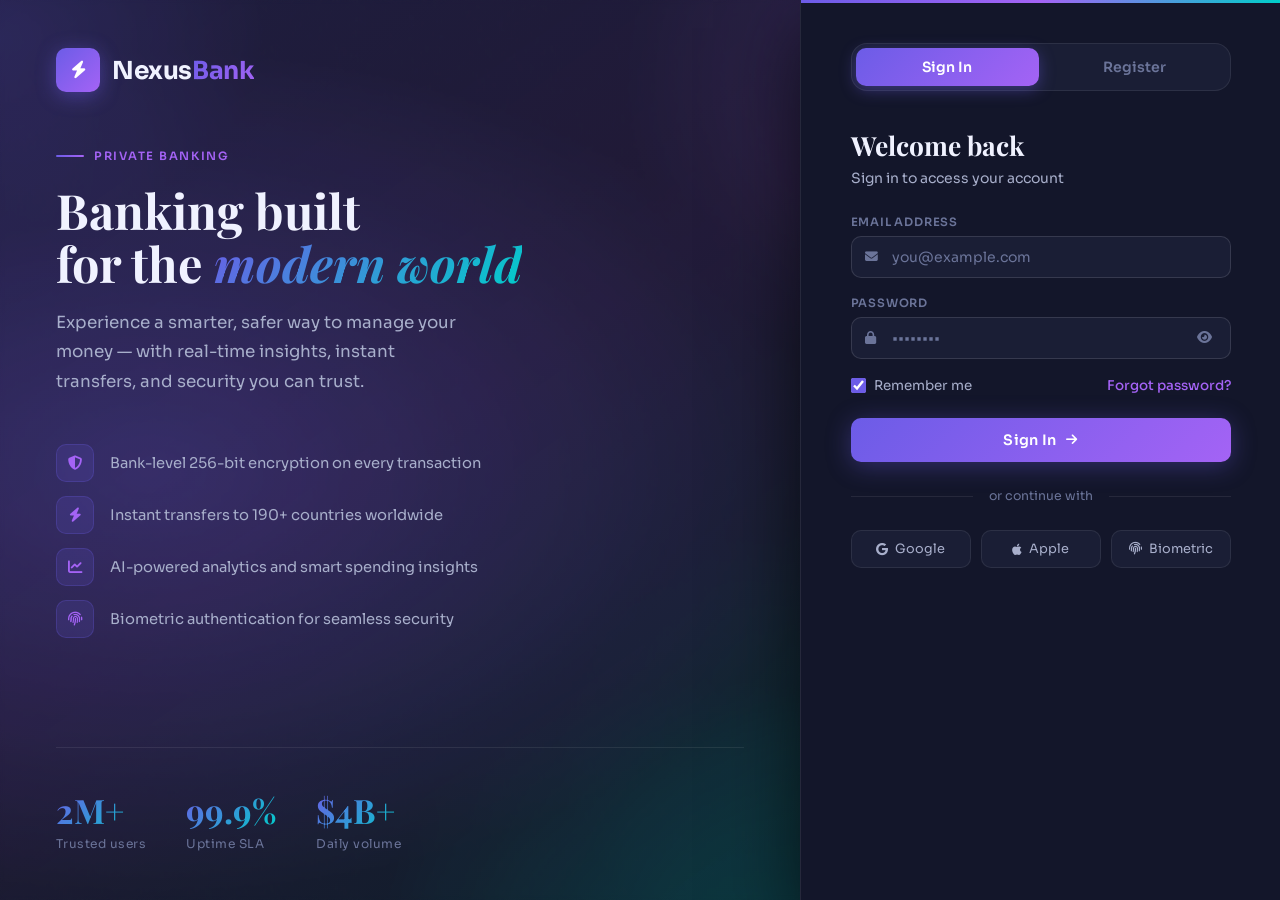
<file: NexusBank2026/login.html>
<!DOCTYPE html>
<html lang="en" class="dark-theme">
<head>
  <meta charset="UTF-8" />
  <meta name="viewport" content="width=device-width, initial-scale=1.0" />
  <title>Sign In | NexusBank</title>

  <!-- Fonts -->
  <link rel="preconnect" href="https://fonts.googleapis.com" />
  <link rel="preconnect" href="https://fonts.gstatic.com" crossorigin />
  <link href="https://fonts.googleapis.com/css2?family=Sora:wght@300;400;500;600;700&family=Playfair+Display:ital,wght@0,700;1,400&display=swap" rel="stylesheet" />

  <!-- Icons -->
  <link rel="stylesheet" href="https://cdnjs.cloudflare.com/ajax/libs/font-awesome/6.4.0/css/all.min.css" />

  <!-- Stylesheets -->
  <link rel="stylesheet" href="css/auth.css" />
</head>
<body class="auth-page">

  <!-- Animated background -->
  <div class="auth-background"></div>
  <div class="bg-grain"></div>

  <!-- ══════════════════════════════════════════
       MAIN LAYOUT
  ══════════════════════════════════════════ -->
  <div class="auth-container">

    <!-- ── LEFT PANEL ────────────────────────── -->
    <div class="auth-left">

      <a href="index.html" class="auth-brand">
        <div class="brand-logo"><i class="fas fa-bolt"></i></div>
        <span class="brand-name">Nexus<span class="brand-accent">Bank</span></span>
      </a>

      <div class="auth-hero">
        <div class="hero-eyebrow">Private Banking</div>

        <h1 class="auth-title">
          Banking built<br>for the <span class="italic-accent">modern world</span>
        </h1>

        <p class="auth-subtitle">
          Experience a smarter, safer way to manage your money — with real-time insights,
          instant transfers, and security you can trust.
        </p>

        <div class="auth-features">
          <div class="feature">
            <div class="feature-icon"><i class="fas fa-shield-halved"></i></div>
            <span>Bank-level 256-bit encryption on every transaction</span>
          </div>
          <div class="feature">
            <div class="feature-icon"><i class="fas fa-bolt"></i></div>
            <span>Instant transfers to 190+ countries worldwide</span>
          </div>
          <div class="feature">
            <div class="feature-icon"><i class="fas fa-chart-line"></i></div>
            <span>AI-powered analytics and smart spending insights</span>
          </div>
          <div class="feature">
            <div class="feature-icon"><i class="fas fa-fingerprint"></i></div>
            <span>Biometric authentication for seamless security</span>
          </div>
        </div>
      </div>

      <div class="auth-stats">
        <div>
          <div class="stat-number">2M+</div>
          <div class="stat-label">Trusted users</div>
        </div>
        <div>
          <div class="stat-number">99.9%</div>
          <div class="stat-label">Uptime SLA</div>
        </div>
        <div>
          <div class="stat-number">$4B+</div>
          <div class="stat-label">Daily volume</div>
        </div>
      </div>

    </div><!-- /auth-left -->

    <!-- ── RIGHT PANEL ───────────────────────── -->
    <div class="auth-right">
      <div class="auth-right-inner" id="authRightInner">
        <div class="auth-card">

          <!-- Tab toggle -->
          <div class="auth-toggle">
            <button class="toggle-btn active" id="showLoginBtn">Sign In</button>
            <button class="toggle-btn"        id="showRegisterBtn">Register</button>
          </div>

          <!-- ════════════════════════
               LOGIN FORM
          ════════════════════════ -->
          <form class="auth-form" id="loginForm" novalidate>

            <div class="auth-header">
              <h2>Welcome back</h2>
              <p>Sign in to access your account</p>
            </div>

            <!-- Email -->
            <div class="form-group">
              <label class="form-label" for="loginEmail">Email Address</label>
              <div class="input-with-icon">
                <i class="fi fas fa-envelope"></i>
                <input class="form-control" type="email" id="loginEmail"
                       placeholder="you@example.com" required />
              </div>
            </div>

            <!-- Password -->
            <div class="form-group">
              <label class="form-label" for="loginPassword">Password</label>
              <div class="input-with-icon">
                <i class="fi fas fa-lock"></i>
                <input class="form-control has-action" type="password" id="loginPassword"
                       placeholder="••••••••" required />
                <button type="button" class="input-action toggle-pw"
                        data-target="loginPassword" aria-label="Show password">
                  <i class="fas fa-eye"></i>
                </button>
              </div>
            </div>

            <!-- Remember me / Forgot -->
            <div class="form-options">
              <label class="checkbox">
                <input type="checkbox" checked /> Remember me
              </label>
              <a href="#" class="forgot-link">Forgot password?</a>
            </div>

            <button type="submit" class="btn-primary">
              <span>Sign In</span>
              <i class="fas fa-arrow-right" style="font-size:.8rem;"></i>
            </button>

            <div class="auth-divider">or continue with</div>

            <div class="social-login">
              <button type="button" class="social-btn"><i class="fab fa-google"></i> Google</button>
              <button type="button" class="social-btn"><i class="fab fa-apple"></i> Apple</button>
              <button type="button" class="social-btn"><i class="fas fa-fingerprint"></i> Biometric</button>
            </div>

          </form><!-- /loginForm -->

          <!-- ════════════════════════
               REGISTER FORM
          ════════════════════════ -->
          <form class="auth-form" id="registerForm" style="display:none;" novalidate>

            <!-- Scroll progress bar -->
            <div class="scroll-progress-wrap">
              <div class="scroll-progress-fill" id="regProgressFill"></div>
            </div>

            <div class="auth-header">
              <h2>Create Account</h2>
              <p>Fill in your details to get started</p>
            </div>

            <!-- Full Name -->
            <div class="form-group">
              <label class="form-label" for="fullName">Full Name *</label>
              <div class="input-with-icon">
                <i class="fi fas fa-user"></i>
                <input class="form-control" type="text" id="fullName"
                       placeholder="John Doe" required />
              </div>
            </div>

            <!-- Email -->
            <div class="form-group">
              <label class="form-label" for="regEmail">Email Address *</label>
              <div class="input-with-icon">
                <i class="fi fas fa-envelope"></i>
                <input class="form-control" type="email" id="regEmail"
                       placeholder="you@example.com" required />
              </div>
            </div>

            <!-- Address -->
            <div class="form-group">
              <label class="form-label" for="address">Address</label>
              <div class="input-with-icon">
                <i class="fi fas fa-map-marker-alt"></i>
                <input class="form-control" type="text" id="address"
                       placeholder="123 Main St, City" />
              </div>
            </div>

            <!-- Occupation + Phone -->
            <div class="form-row">
              <div class="form-group">
                <label class="form-label" for="occupation">Occupation</label>
                <div class="input-with-icon">
                  <i class="fi fas fa-briefcase"></i>
                  <input class="form-control" type="text" id="occupation"
                         placeholder="e.g. Engineer" />
                </div>
              </div>
              <div class="form-group">
                <label class="form-label" for="phone">Phone</label>
                <div class="input-with-icon">
                  <i class="fi fas fa-phone"></i>
                  <input class="form-control" type="tel" id="phone"
                         placeholder="+1 234 567 8900" />
                </div>
              </div>
            </div>

            <!-- Age + Birth Year -->
            <div class="form-row">
              <div class="form-group">
                <label class="form-label" for="age">Age *</label>
                <div class="input-with-icon">
                  <i class="fi fas fa-calendar"></i>
                  <input class="form-control" type="number" id="age"
                         placeholder="25" min="18" max="120" required />
                </div>
              </div>
              <div class="form-group">
                <label class="form-label" for="birthYear">Birth Year *</label>
                <div class="input-with-icon">
                  <i class="fi fas fa-calendar-alt"></i>
                  <input class="form-control" type="number" id="birthYear"
                         placeholder="1999" min="1900" max="2007" required />
                </div>
              </div>
            </div>
            <div class="form-hint error" id="ageMismatch" style="display:none;">
              <i class="fas fa-circle-exclamation"></i> Age and birth year don't match.
            </div>

            <!-- ID Type -->
            <div class="form-group" style="margin-top:6px;">
              <label class="form-label" for="idType">ID Type *</label>
              <div class="input-with-icon">
                <i class="fi fas fa-id-card"></i>
                <select class="form-control" id="idType" required>
                  <option value="" disabled selected>Select ID type</option>
                  <option value="passport">Passport</option>
                  <option value="driver">Driver's License</option>
                  <option value="national">National ID</option>
                  <option value="student">Student ID</option>
                  <option value="other">Other Government ID</option>
                </select>
              </div>
            </div>

            <!-- Upload ID Document -->
            <div class="form-group">
              <label class="form-label">
                Upload ID Document *
                <span style="text-transform:none;font-size:.68rem;font-weight:400;opacity:.7;">(JPG, PNG, PDF)</span>
              </label>
              <div class="file-upload" id="fileUploadZone">
                <input type="file" id="idDocument" accept=".jpg,.jpeg,.png,.pdf" required />
                <div class="file-upload-label">
                  <i class="fas fa-cloud-arrow-up"></i>
                  <span>Click to upload or drag &amp; drop</span>
                </div>
              </div>
              <div class="file-preview" id="filePreview" style="display:none;">
                <i class="fas fa-file"></i>
                <span id="fileName"></span>
                <button type="button" class="btn-remove" id="removeFile">
                  <i class="fas fa-xmark"></i>
                </button>
              </div>
              <div class="form-hint error" id="fileError" style="display:none;"></div>
            </div>

            <!-- Password -->
            <div class="form-group">
              <label class="form-label" for="regPassword">Password *</label>
              <div class="input-with-icon">
                <i class="fi fas fa-lock"></i>
                <input class="form-control has-action" type="password" id="regPassword"
                       placeholder="••••••••" required />
                <button type="button" class="input-action toggle-pw"
                        data-target="regPassword" aria-label="Show password">
                  <i class="fas fa-eye"></i>
                </button>
              </div>
              <div class="strength-bar-wrap">
                <div class="strength-bar" id="strengthBar"></div>
              </div>
              <div class="strength-label" id="strengthLabel">Enter a password</div>
              <div class="password-requirements">
                <div class="req-item" id="reqLen">✗ At least 8 characters</div>
                <div class="req-item" id="reqUp">✗ One uppercase letter</div>
                <div class="req-item" id="reqLo">✗ One lowercase letter</div>
                <div class="req-item" id="reqNum">✗ One number</div>
                <div class="req-item" id="reqSp">✗ One special character</div>
              </div>
            </div>

            <!-- Confirm Password -->
            <div class="form-group">
              <label class="form-label" for="confirmPassword">Confirm Password *</label>
              <div class="input-with-icon">
                <i class="fi fas fa-lock"></i>
                <input class="form-control has-action" type="password" id="confirmPassword"
                       placeholder="••••••••" required />
                <button type="button" class="input-action toggle-pw"
                        data-target="confirmPassword" aria-label="Show password">
                  <i class="fas fa-eye"></i>
                </button>
              </div>
              <div class="form-hint error" id="pwMismatch" style="display:none;">
                <i class="fas fa-circle-exclamation"></i> Passwords do not match.
              </div>
            </div>

            <div class="form-hint error" id="regError" style="display:none; margin-bottom:14px;"></div>

            <!-- Floating scroll-to-top -->
            <button type="button" class="float-top" id="floatTop" aria-label="Back to top">
              <i class="fas fa-arrow-up"></i>
            </button>

            <button type="submit" class="btn-primary" id="regSubmit" disabled style="margin-top:20px;">
              <span>Create Account</span>
              <i class="fas fa-arrow-right" style="font-size:.8rem;"></i>
            </button>

            <div class="auth-footer">
              By signing up you agree to our
              <a href="#">Terms of Service</a> and <a href="#">Privacy Policy</a>
            </div>

          </form><!-- /registerForm -->

        </div><!-- /auth-card -->
      </div><!-- /auth-right-inner -->
    </div><!-- /auth-right -->

  </div><!-- /auth-container -->

  <!-- Loading overlay -->
  <div class="loading-overlay" id="loadingOverlay">
    <div class="loading-spinner"></div>
    <p style="font-size:.88rem;">Processing…</p>
  </div>

  <!-- Your existing auth.js (handles login, session, forgot password) -->
  <script src="js/auth.js"></script>

  <!-- Register form logic (tab switching, strength meter, file upload, scroll progress) -->
  <script>
  (function () {
    'use strict';

    document.addEventListener('DOMContentLoaded', function () {

      const showLoginBtn  = document.getElementById('showLoginBtn');
      const showRegBtn    = document.getElementById('showRegisterBtn');
      const loginForm     = document.getElementById('loginForm');
      const registerForm  = document.getElementById('registerForm');
      const rightInner    = document.getElementById('authRightInner');
      const loadingOverlay= document.getElementById('loadingOverlay');

      /* ── TAB SWITCHING ──────────────────────── */
      function showLogin() {
        loginForm.style.display    = 'block';
        registerForm.style.display = 'none';
        showLoginBtn.classList.add('active');
        showRegBtn.classList.remove('active');
        rightInner.scrollTop = 0;
      }

      function showRegister() {
        loginForm.style.display    = 'none';
        registerForm.style.display = 'block';
        showRegBtn.classList.add('active');
        showLoginBtn.classList.remove('active');
        rightInner.scrollTop = 0;
        updateProgress();
      }

      showLoginBtn.addEventListener('click', showLogin);
      showRegBtn.addEventListener('click', showRegister);

      /* ── PASSWORD TOGGLE (register + login) ─── */
      document.querySelectorAll('.toggle-pw').forEach(btn => {
        btn.addEventListener('click', () => {
          const inp  = document.getElementById(btn.dataset.target);
          const icon = btn.querySelector('i');
          inp.type = inp.type === 'password' ? 'text' : 'password';
          icon.classList.toggle('fa-eye');
          icon.classList.toggle('fa-eye-slash');
        });
      });

      /* ── PASSWORD STRENGTH ──────────────────── */
      const pwInp    = document.getElementById('regPassword');
      const strBar   = document.getElementById('strengthBar');
      const strLabel = document.getElementById('strengthLabel');

      const rules = [
        { el: document.getElementById('reqLen'), test: v => v.length >= 8,           p: '✓ At least 8 characters',  f: '✗ At least 8 characters' },
        { el: document.getElementById('reqUp'),  test: v => /[A-Z]/.test(v),         p: '✓ One uppercase letter',   f: '✗ One uppercase letter' },
        { el: document.getElementById('reqLo'),  test: v => /[a-z]/.test(v),         p: '✓ One lowercase letter',   f: '✗ One lowercase letter' },
        { el: document.getElementById('reqNum'), test: v => /[0-9]/.test(v),         p: '✓ One number',             f: '✗ One number' },
        { el: document.getElementById('reqSp'),  test: v => /[^A-Za-z0-9]/.test(v), p: '✓ One special character',  f: '✗ One special character' },
      ];
      const strColors = ['', '#E84393', '#FDCB6E', '#FDCB6E', '#00B894', '#00B894'];
      const strTexts  = ['', 'Weak', 'Fair', 'Fair', 'Strong', 'Very strong'];

      pwInp.addEventListener('input', () => {
        const v = pwInp.value; let score = 0;
        rules.forEach(r => {
          const ok = r.test(v); if (ok) score++;
          r.el.textContent = ok ? r.p : r.f;
          r.el.classList.toggle('met', ok);
        });
        strBar.style.width      = (score / 5 * 100) + '%';
        strBar.style.background = strColors[score] || '';
        strLabel.textContent    = v ? strTexts[score] : 'Enter a password';
        validate();
      });

      /* ── CONFIRM PASSWORD ───────────────────── */
      const confPw   = document.getElementById('confirmPassword');
      const mismatch = document.getElementById('pwMismatch');
      confPw.addEventListener('input', () => {
        const bad = confPw.value && confPw.value !== pwInp.value;
        mismatch.style.display = bad ? 'block' : 'none';
        validate();
      });

      /* ── AGE / BIRTH YEAR ───────────────────── */
      const ageInp     = document.getElementById('age');
      const birthYrInp = document.getElementById('birthYear');
      const ageErr     = document.getElementById('ageMismatch');
      const CY         = new Date().getFullYear();

      function checkAge() {
        const a = parseInt(ageInp.value), y = parseInt(birthYrInp.value);
        if (a && y) { ageErr.style.display = Math.abs(CY - y - a) > 1 ? 'block' : 'none'; }
        else        { ageErr.style.display = 'none'; }
        validate();
      }
      ageInp.addEventListener('input', checkAge);
      birthYrInp.addEventListener('input', checkAge);

      /* ── FILE UPLOAD ────────────────────────── */
      const fileInp = document.getElementById('idDocument');
      const fprev   = document.getElementById('filePreview');
      const fnameEl = document.getElementById('fileName');
      const rmBtn   = document.getElementById('removeFile');
      const fErr    = document.getElementById('fileError');
      const MAX_MB  = 10;

      fileInp.addEventListener('change', () => {
        const f = fileInp.files[0]; if (!f) return;
        if (f.size > MAX_MB * 1024 * 1024) {
          fErr.textContent = `File too large (max ${MAX_MB} MB)`;
          fErr.style.display = 'block'; fileInp.value = ''; return;
        }
        fErr.style.display  = 'none';
        fnameEl.textContent = f.name;
        fprev.style.display = 'flex';
        validate();
      });

      rmBtn.addEventListener('click', () => {
        fileInp.value = ''; fprev.style.display = 'none'; fnameEl.textContent = '';
        validate();
      });

      /* ── REGISTER VALIDATION ────────────────── */
      const regSubmit   = document.getElementById('regSubmit');
      const requiredIds = ['fullName', 'regEmail', 'age', 'birthYear', 'idType', 'regPassword', 'confirmPassword'];

      function validate() {
        const filled   = requiredIds.every(id => document.getElementById(id).value.trim());
        const hasFile  = !!fileInp.files[0];
        const match    = pwInp.value === confPw.value;
        const noAgeErr = ageErr.style.display !== 'block';
        const score    = rules.filter(r => r.test(pwInp.value)).length;
        regSubmit.disabled = !(filled && hasFile && match && noAgeErr && score >= 4);
      }
      requiredIds.forEach(id => document.getElementById(id).addEventListener('input', validate));

      /* ── REGISTER SUBMIT ────────────────────── */
      registerForm.addEventListener('submit', function (e) {
        e.preventDefault();
        if (regSubmit.disabled) return;

        const newUser = {
          id:       Date.now().toString(),
          fullName: document.getElementById('fullName').value.trim(),
          email:    document.getElementById('regEmail').value.trim(),
          password: btoa(pwInp.value), // base64 encode, matching your auth.js pattern
          phone:    document.getElementById('phone').value.trim(),
          occupation: document.getElementById('occupation').value.trim(),
          address:  document.getElementById('address').value.trim(),
          age:      document.getElementById('age').value,
          birthYear:document.getElementById('birthYear').value,
          idType:   document.getElementById('idType').value,
          createdAt:new Date().toISOString()
        };

        // Check for duplicate email
        const users = JSON.parse(localStorage.getItem('nexusbank_users')) || [];
        if (users.some(u => u.email === newUser.email)) {
          const regErr = document.getElementById('regError');
          regErr.textContent = 'An account with this email already exists.';
          regErr.style.display = 'block';
          return;
        }

        // Save user
        users.push(newUser);
        localStorage.setItem('nexusbank_users', JSON.stringify(users));

        // Show loading then redirect
        if (loadingOverlay) loadingOverlay.classList.add('active');
        setTimeout(() => {
          window.location.href = 'dashboard.html';
        }, 1500);
      });

      /* ── SCROLL PROGRESS ────────────────────── */
      const progFill = document.getElementById('regProgressFill');
      const floatTop = document.getElementById('floatTop');

      function updateProgress() {
        const max = rightInner.scrollHeight - rightInner.clientHeight;
        progFill.style.width = max > 0 ? (rightInner.scrollTop / max * 100) + '%' : '0%';
        floatTop.classList.toggle('visible', rightInner.scrollTop > 160);
      }

      rightInner.addEventListener('scroll', updateProgress);
      floatTop.addEventListener('click', () => rightInner.scrollTo({ top: 0, behavior: 'smooth' }));

    }); // DOMContentLoaded
  })();
  </script>
<script>
    // Check URL parameter to open Register tab
    (function() {
        const urlParams = new URLSearchParams(window.location.search);
        if (urlParams.get('tab') === 'register') {
            // Wait a tiny bit for the DOM to be fully ready
            setTimeout(() => {
                const registerBtn = document.getElementById('showRegisterBtn');
                if (registerBtn) {
                    registerBtn.click();
                }
            }, 100);
        }
    })();
</script>
</body>
</html>
</file>
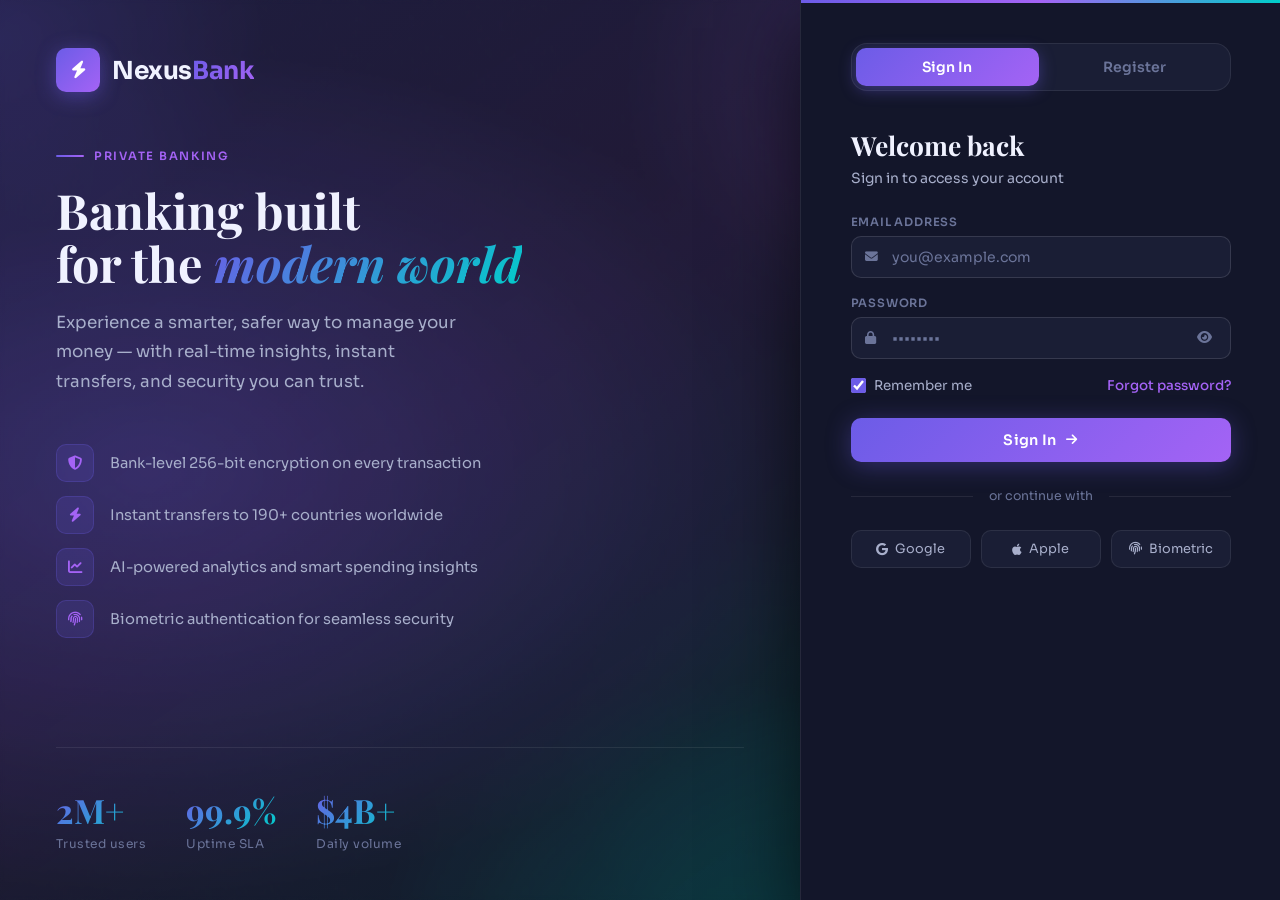
<file: NexusBank2026/transactions.html>
<!DOCTYPE html>
<html lang="en" class="dark-theme">
<head>
    <meta charset="UTF-8">
    <meta name="viewport" content="width=device-width, initial-scale=1.0">
    <title>Transactions | NexusBank</title>
<link rel="stylesheet" href="css/style.css">
<link rel="stylesheet" href="css/components.css">
<link rel="stylesheet" href="css/transactions.css">
<link rel="stylesheet" href="https://cdnjs.cloudflare.com/ajax/libs/font-awesome/6.4.0/css/all.min.css">
    <link rel="preconnect" href="https://fonts.googleapis.com">
    <link rel="preconnect" href="https://fonts.gstatic.com" crossorigin>
    <link href="https://fonts.googleapis.com/css2?family=Inter:wght@300;400;500;600;700&display=swap" rel="stylesheet">
</head>
<body>
    <!-- Sidebar Overlay -->
    <div class="sidebar-overlay" id="sidebarOverlay"></div>

    <!-- App Container -->
    <div class="app-container">
        <!-- Sidebar -->
        <aside class="sidebar" id="sidebar">
            <div class="sidebar-header">
                <a href="index.html" class="brand">
                    <div class="brand-logo">
                        <i class="fas fa-bolt"></i>
                    </div>
                    <span class="brand-name">Nexus<span class="brand-accent">Bank</span></span>
                </a>
            </div>

            <div class="sidebar-user">
                <div class="user-avatar">JD</div>
                <div class="user-info">
                    <div class="user-name">John Doe</div>
                    <div class="user-email">john@example.com</div>
                </div>
                <button class="theme-toggle" id="sidebarThemeToggle">
                    <i class="fas fa-moon"></i>
                </button>
            </div>

            <nav class="sidebar-nav">
                <div class="nav-section">
                    <div class="nav-section-title">Main</div>
                    <a href="dashboard.html" class="nav-item">
                        <div class="nav-item-icon">
                            <i class="fas fa-tachometer-alt"></i>
                        </div>
                        <span>Dashboard</span>
                    </a>
                    <a href="accounts.html" class="nav-item">
                        <div class="nav-item-icon">
                            <i class="fas fa-wallet"></i>
                        </div>
                        <span>Accounts</span>
                    </a>
                    <a href="transfer.html" class="nav-item">
                        <div class="nav-item-icon">
                            <i class="fas fa-exchange-alt"></i>
                        </div>
                        <span>Transfers</span>
                    </a>
                    <a href="transactions.html" class="nav-item active">
                        <div class="nav-item-icon">
                            <i class="fas fa-history"></i>
                        </div>
                        <span>Transactions</span>
                    </a>
                </div>
            </nav>

            <div class="sidebar-footer">
                <a href="index.html" class="btn btn-ghost btn-block">
                    <i class="fas fa-sign-out-alt"></i>
                    <span>Sign Out</span>
                </a>
            </div>
        </aside>

        <!-- Main Content -->
        <main class="main-content">
            <!-- Header -->
            <header class="main-header">
                <button class="mobile-menu-btn" id="mobileMenuBtn">
                    <i class="fas fa-bars"></i>
                </button>
                
                <div class="header-title">
                    <h1>Transactions</h1>
                    <p>View and manage all your transactions</p>
                </div>

                <div class="header-actions">
                    <button class="btn btn-primary" id="exportBtn">
                        <i class="fas fa-download"></i>
                        <span>Export</span>
                    </button>
                    <button class="btn btn-secondary" id="filterBtn">
                        <i class="fas fa-filter"></i>
                        <span>Filter</span>
                    </button>
                </div>
            </header>

            <!-- Quick Stats -->
            <section class="stats-grid">
                <div class="stat-card">
                    <div class="stat-card-header">
                        <div class="stat-card-title">Total Spent</div>
                        <div class="stat-card-icon">
                            <i class="fas fa-arrow-up"></i>
                        </div>
                    </div>
                    <div class="stat-card-value">$3,245.50</div>
                    <div class="stat-card-change negative">
                        <i class="fas fa-arrow-up"></i>
                        <span>This month</span>
                    </div>
                </div>

                <div class="stat-card">
                    <div class="stat-card-header">
                        <div class="stat-card-title">Transactions</div>
                        <div class="stat-card-icon">
                            <i class="fas fa-list"></i>
                        </div>
                    </div>
                    <div class="stat-card-value">142</div>
                    <div class="stat-card-change positive">
                        <i class="fas fa-arrow-up"></i>
                        <span>+12 this month</span>
                    </div>
                </div>

                <div class="stat-card">
                    <div class="stat-card-header">
                        <div class="stat-card-title">Avg. Transaction</div>
                        <div class="stat-card-icon">
                            <i class="fas fa-dollar-sign"></i>
                        </div>
                    </div>
                    <div class="stat-card-value">$89.75</div>
                    <div class="stat-card-change positive">
                        <i class="fas fa-arrow-down"></i>
                        <span>-5% from last month</span>
                    </div>
                </div>

                <div class="stat-card">
                    <div class="stat-card-header">
                        <div class="stat-card-title">Top Category</div>
                        <div class="stat-card-icon">
                            <i class="fas fa-shopping-cart"></i>
                        </div>
                    </div>
                    <div class="stat-card-value">Shopping</div>
                    <div class="stat-card-change">
                        <span>32% of spending</span>
                    </div>
                </div>
            </section>

            <!-- Filters -->
            <section class="transactions-filters">
                <div class="filters-header">
                    <h2>Filter Transactions</h2>
                    <button class="btn btn-ghost btn-sm" id="clearFiltersBtn">
                        <i class="fas fa-times"></i>
                        <span>Clear All</span>
                    </button>
                </div>

                <div class="filters-grid">
                    <div class="filter-group">
                        <label class="filter-label">Date Range</label>
                        <select class="form-select" id="dateRange">
                            <option value="all">All Time</option>
                            <option value="today">Today</option>
                            <option value="week" selected>This Week</option>
                            <option value="month">This Month</option>
                            <option value="year">This Year</option>
                            <option value="custom">Custom Range</option>
                        </select>
                    </div>

                    <div class="filter-group">
                        <label class="filter-label">Account</label>
                        <select class="form-select" id="accountFilter">
                            <option value="all">All Accounts</option>
                            <option value="checking">Checking (•••• 4589)</option>
                            <option value="savings">Savings (•••• 7892)</option>
                            <option value="investment">Investment</option>
                        </select>
                    </div>

                    <div class="filter-group">
                        <label class="filter-label">Category</label>
                        <select class="form-select" id="categoryFilter">
                            <option value="all">All Categories</option>
                            <option value="shopping">Shopping</option>
                            <option value="food">Food & Dining</option>
                            <option value="entertainment">Entertainment</option>
                            <option value="bills">Bills & Utilities</option>
                            <option value="transfer">Transfers</option>
                            <option value="income">Income</option>
                        </select>
                    </div>

                    <div class="filter-group">
                        <label class="filter-label">Type</label>
                        <select class="form-select" id="typeFilter">
                            <option value="all">All Types</option>
                            <option value="debit">Debit</option>
                            <option value="credit">Credit</option>
                            <option value="transfer">Transfer</option>
                        </select>
                    </div>

                    <div class="filter-actions">
                        <button class="btn btn-primary" id="applyFiltersBtn">
                            <i class="fas fa-check"></i>
                            <span>Apply Filters</span>
                        </button>
                    </div>
                </div>
            </section>

            <!-- Transactions Table -->
            <section class="transaction-table">
                <!-- Table Header -->
                <div class="table-header">
                    <div class="header-cell">Description</div>
                    <div class="header-cell">Category</div>
                    <div class="header-cell">Account</div>
                    <div class="header-cell">Date</div>
                    <div class="header-cell">Amount</div>
                    <div class="header-cell">Actions</div>
                </div>

                <!-- Table Rows -->
                <div class="table-rows">
                    <!-- Transaction 1 -->
                    <div class="table-row">
                        <div class="transaction-detail">
                            <div class="transaction-icon">
                                <i class="fas fa-shopping-bag"></i>
                            </div>
                            <div>
                                <div class="transaction-title">Amazon Purchase</div>
                                <div class="transaction-subtitle">Order #123456789</div>
                            </div>
                        </div>
                        <div class="transaction-category">Shopping</div>
                        <div class="transaction-account">
                            <span class="account-badge">•••• 4589</span>
                        </div>
                        <div class="transaction-date">Today, 2:45 PM</div>
                        <div class="transaction-amount negative">-$89.99</div>
                        <div class="transaction-actions">
                            <button class="action-btn" title="View Details">
                                <i class="fas fa-eye"></i>
                            </button>
                            <button class="action-btn" title="Download Receipt">
                                <i class="fas fa-download"></i>
                            </button>
                        </div>
                    </div>

                    <!-- Transaction 2 -->
                    <div class="table-row">
                        <div class="transaction-detail">
                            <div class="transaction-icon">
                                <i class="fas fa-arrow-down"></i>
                            </div>
                            <div>
                                <div class="transaction-title">Salary Deposit</div>
                                <div class="transaction-subtitle">ACME Corp • Direct Deposit</div>
                            </div>
                        </div>
                        <div class="transaction-category">Income</div>
                        <div class="transaction-account">
                            <span class="account-badge">•••• 4589</span>
                        </div>
                        <div class="transaction-date">Yesterday, 9:00 AM</div>
                        <div class="transaction-amount positive">+$4,500.00</div>
                        <div class="transaction-actions">
                            <button class="action-btn" title="View Details">
                                <i class="fas fa-eye"></i>
                            </button>
                        </div>
                    </div>

                    <!-- Transaction 3 -->
                    <div class="table-row">
                        <div class="transaction-detail">
                            <div class="transaction-icon">
                                <i class="fas fa-exchange-alt"></i>
                            </div>
                            <div>
                                <div class="transaction-title">To Jane Smith</div>
                                <div class="transaction-subtitle">Instant Transfer</div>
                            </div>
                        </div>
                        <div class="transaction-category">Transfer</div>
                        <div class="transaction-account">
                            <span class="account-badge">•••• 4589</span>
                        </div>
                        <div class="transaction-date">Oct 12, 3:30 PM</div>
                        <div class="transaction-amount negative">-$250.00</div>
                        <div class="transaction-actions">
                            <button class="action-btn" title="View Details">
                                <i class="fas fa-eye"></i>
                            </button>
                            <button class="action-btn" title="Repeat Transfer">
                                <i class="fas fa-redo"></i>
                            </button>
                        </div>
                    </div>

                    <!-- Transaction 4 -->
                    <div class="table-row">
                        <div class="transaction-detail">
                            <div class="transaction-icon">
                                <i class="fas fa-coffee"></i>
                            </div>
                            <div>
                                <div class="transaction-title">Starbucks</div>
                                <div class="transaction-subtitle">Coffee Purchase</div>
                            </div>
                        </div>
                        <div class="transaction-category">Food & Dining</div>
                        <div class="transaction-account">
                            <span class="account-badge">•••• 4589</span>
                        </div>
                        <div class="transaction-date">Oct 12, 8:30 AM</div>
                        <div class="transaction-amount negative">-$5.75</div>
                        <div class="transaction-actions">
                            <button class="action-btn" title="View Details">
                                <i class="fas fa-eye"></i>
                            </button>
                        </div>
                    </div>

                    <!-- Transaction 5 -->
                    <div class="table-row">
                        <div class="transaction-detail">
                            <div class="transaction-icon">
                                <i class="fas fa-film"></i>
                            </div>
                            <div>
                                <div class="transaction-title">Netflix Subscription</div>
                                <div class="transaction-subtitle">Monthly Subscription</div>
                            </div>
                        </div>
                        <div class="transaction-category">Entertainment</div>
                        <div class="transaction-account">
                            <span class="account-badge">•••• 4589</span>
                        </div>
                        <div class="transaction-date">Oct 10, 12:00 PM</div>
                        <div class="transaction-amount negative">-$15.99</div>
                        <div class="transaction-actions">
                            <button class="action-btn" title="View Details">
                                <i class="fas fa-eye"></i>
                            </button>
                            <button class="action-btn" title="Manage Subscription">
                                <i class="fas fa-cog"></i>
                            </button>
                        </div>
                    </div>

                    <!-- Transaction 6 -->
                    <div class="table-row">
                        <div class="transaction-detail">
                            <div class="transaction-icon">
                                <i class="fas fa-building"></i>
                            </div>
                            <div>
                                <div class="transaction-title">ACME Corp Payment</div>
                                <div class="transaction-subtitle">Invoice #123</div>
                            </div>
                        </div>
                        <div class="transaction-category">Business</div>
                        <div class="transaction-account">
                            <span class="account-badge">•••• 4589</span>
                        </div>
                        <div class="transaction-date">Oct 9, 11:00 AM</div>
                        <div class="transaction-amount negative">-$1,200.00</div>
                        <div class="transaction-actions">
                            <button class="action-btn" title="View Details">
                                <i class="fas fa-eye"></i>
                            </button>
                            <button class="action-btn" title="Download Invoice">
                                <i class="fas fa-file-invoice"></i>
                            </button>
                        </div>
                    </div>

                    <!-- Transaction 7 -->
                    <div class="table-row">
                        <div class="transaction-detail">
                            <div class="transaction-icon">
                                <i class="fas fa-exchange-alt"></i>
                            </div>
                            <div>
                                <div class="transaction-title">To Savings Account</div>
                                <div class="transaction-subtitle">Internal Transfer</div>
                            </div>
                        </div>
                        <div class="transaction-category">Transfer</div>
                        <div class="transaction-account">
                            <span class="account-badge">•••• 4589 → •••• 7892</span>
                        </div>
                        <div class="transaction-date">Oct 8, 4:00 PM</div>
                        <div class="transaction-amount negative">-$500.00</div>
                        <div class="transaction-actions">
                            <button class="action-btn" title="View Details">
                                <i class="fas fa-eye"></i>
                            </button>
                            <button class="action-btn" title="Repeat Transfer">
                                <i class="fas fa-redo"></i>
                            </button>
                        </div>
                    </div>

                    <!-- Transaction 8 -->
                    <div class="table-row">
                        <div class="transaction-detail">
                            <div class="transaction-icon">
                                <i class="fas fa-wifi"></i>
                            </div>
                            <div>
                                <div class="transaction-title">Internet Bill</div>
                                <div class="transaction-subtitle">Monthly Bill</div>
                            </div>
                        </div>
                        <div class="transaction-category">Bills & Utilities</div>
                        <div class="transaction-account">
                            <span class="account-badge">•••• 4589</span>
                        </div>
                        <div class="transaction-date">Oct 8, 9:00 AM</div>
                        <div class="transaction-amount negative">-$79.99</div>
                        <div class="transaction-actions">
                            <button class="action-btn" title="View Details">
                                <i class="fas fa-eye"></i>
                            </button>
                            <button class="action-btn" title="Auto-pay Settings">
                                <i class="fas fa-cog"></i>
                            </button>
                        </div>
                    </div>
                </div>

                <!-- Table Pagination -->
                <div class="table-pagination">
                    <div class="pagination-info">
                        Showing 1-8 of 142 transactions
                    </div>
                    <div class="pagination-controls">
                        <button class="page-btn" disabled>
                            <i class="fas fa-chevron-left"></i>
                        </button>
                        <button class="page-btn active">1</button>
                        <button class="page-btn">2</button>
                        <button class="page-btn">3</button>
                        <button class="page-btn">4</button>
                        <button class="page-btn">5</button>
                        <button class="page-btn">
                            <i class="fas fa-chevron-right"></i>
                        </button>
                    </div>
                </div>
            </section>

            <!-- Spending Insights -->
            <section class="card">
                <div class="card-header">
                    <div>
                        <div class="card-title">Spending Insights</div>
                        <div class="card-subtitle">This month's spending by category</div>
                    </div>
                    <button class="btn btn-ghost btn-sm" id="insightsToggle">
                        <i class="fas fa-chart-pie"></i>
                        <span>View Chart</span>
                    </button>
                </div>

                <div class="category-list">
                    <div class="category-item">
                        <div class="category-info">
                            <div class="category-name">Shopping</div>
                            <div class="category-percentage">32%</div>
                        </div>
                        <div class="category-bar">
                            <div class="category-progress" style="width: 32%; background: var(--primary);"></div>
                        </div>
                        <div class="category-amount">$1,038.56</div>
                    </div>
                    
                    <div class="category-item">
                        <div class="category-info">
                            <div class="category-name">Food & Dining</div>
                            <div class="category-percentage">24%</div>
                        </div>
                        <div class="category-bar">
                            <div class="category-progress" style="width: 24%; background: var(--secondary);"></div>
                        </div>
                        <div class="category-amount">$778.92</div>
                    </div>
                    
                    <div class="category-item">
                        <div class="category-info">
                            <div class="category-name">Entertainment</div>
                            <div class="category-percentage">18%</div>
                        </div>
                        <div class="category-bar">
                            <div class="category-progress" style="width: 18%; background: var(--accent);"></div>
                        </div>
                        <div class="category-amount">$584.19</div>
                    </div>
                    
                    <div class="category-item">
                        <div class="category-info">
                            <div class="category-name">Bills & Utilities</div>
                            <div class="category-percentage">15%</div>
                        </div>
                        <div class="category-bar">
                            <div class="category-progress" style="width: 15%; background: var(--warning);"></div>
                        </div>
                        <div class="category-amount">$486.83</div>
                    </div>
                    
                    <div class="category-item">
                        <div class="category-info">
                            <div class="category-name">Other</div>
                            <div class="category-percentage">11%</div>
                        </div>
                        <div class="category-bar">
                            <div class="category-progress" style="width: 11%; background: var(--text-tertiary);"></div>
                        </div>
                        <div class="category-amount">$356.00</div>
                    </div>
                </div>
            </section>
        </main>
    </div>

    <!-- Transaction Details Modal -->
    <div class="modal" id="transactionModal">
        <div class="modal-content">
            <div class="modal-header">
                <h2 class="modal-title">Transaction Details</h2>
                <button class="modal-close" id="closeTransactionModal">
                    <i class="fas fa-times"></i>
                </button>
            </div>
            
            <div class="transaction-details">
                <div class="detail-header">
                    <div class="detail-icon">
                        <i class="fas fa-shopping-bag"></i>
                    </div>
                    <div class="detail-info">
                        <h3 id="detailTitle">Amazon Purchase</h3>
                        <p id="detailSubtitle">Order #123456789</p>
                    </div>
                    <div class="detail-amount negative" id="detailAmount">-$89.99</div>
                </div>
                
                <div class="detail-section">
                    <h4>Transaction Information</h4>
                    <div class="detail-grid">
                        <div class="detail-item">
                            <span class="detail-label">Date & Time</span>
                            <span class="detail-value" id="detailDateTime">Today, 2:45 PM</span>
                        </div>
                        <div class="detail-item">
                            <span class="detail-label">Status</span>
                            <span class="detail-value status-completed">Completed</span>
                        </div>
                        <div class="detail-item">
                            <span class="detail-label">Transaction ID</span>
                            <span class="detail-value" id="detailID">TX-789456123</span>
                        </div>
                        <div class="detail-item">
                            <span class="detail-label">Category</span>
                            <span class="detail-value" id="detailCategory">Shopping</span>
                        </div>
                        <div class="detail-item">
                            <span class="detail-label">Account</span>
                            <span class="detail-value" id="detailAccount">•••• 4589</span>
                        </div>
                        <div class="detail-item">
                            <span class="detail-label">Merchant</span>
                            <span class="detail-value" id="detailMerchant">Amazon.com</span>
                        </div>
                        <div class="detail-item">
                            <span class="detail-label">Location</span>
                            <span class="detail-value" id="detailLocation">Online • Seattle, WA</span>
                        </div>
                    </div>
                </div>
                
                <div class="detail-section">
                    <h4>Additional Notes</h4>
                    <textarea class="form-control" id="transactionNotes" placeholder="Add notes about this transaction..." rows="3"></textarea>
                </div>
                
                <div class="detail-actions">
                    <button class="btn btn-secondary" id="downloadReceiptBtn">
                        <i class="fas fa-download"></i>
                        <span>Download Receipt</span>
                    </button>
                    <button class="btn btn-secondary" id="reportIssueBtn">
                        <i class="fas fa-flag"></i>
                        <span>Report Issue</span>
                    </button>
                    <button class="btn btn-primary" id="saveNotesBtn">
                        <i class="fas fa-save"></i>
                        <span>Save Notes</span>
                    </button>
                </div>
            </div>
        </div>
    </div>

    <script src="js/app.js"></script>
    <script>
        document.addEventListener('DOMContentLoaded', function() {
            // Mobile menu
            const mobileMenuBtn = document.getElementById('mobileMenuBtn');
            const sidebar = document.getElementById('sidebar');
            const sidebarOverlay = document.getElementById('sidebarOverlay');
            
            mobileMenuBtn.addEventListener('click', () => {
                sidebar.classList.add('active');
                sidebarOverlay.classList.add('active');
            });
            
            sidebarOverlay.addEventListener('click', () => {
                sidebar.classList.remove('active');
                sidebarOverlay.classList.remove('active');
            });
            
            // Theme toggle
            const themeToggle = document.getElementById('sidebarThemeToggle');
            themeToggle.addEventListener('click', () => {
                document.body.classList.toggle('dark-theme');
                const icon = themeToggle.querySelector('i');
                if (document.body.classList.contains('dark-theme')) {
                    icon.classList.remove('fa-moon');
                    icon.classList.add('fa-sun');
                } else {
                    icon.classList.remove('fa-sun');
                    icon.classList.add('fa-moon');
                }
                localStorage.setItem('theme', document.body.classList.contains('dark-theme') ? 'dark' : 'light');
            });
            
            // Check saved theme
            const savedTheme = localStorage.getItem('theme');
            if (savedTheme === 'dark') {
                document.body.classList.add('dark-theme');
                const icon = themeToggle.querySelector('i');
                icon.classList.remove('fa-moon');
                icon.classList.add('fa-sun');
            }
            
            // Filter functionality
            const applyFiltersBtn = document.getElementById('applyFiltersBtn');
            const clearFiltersBtn = document.getElementById('clearFiltersBtn');
            
            applyFiltersBtn.addEventListener('click', () => {
                const dateRange = document.getElementById('dateRange').value;
                const account = document.getElementById('accountFilter').value;
                const category = document.getElementById('categoryFilter').value;
                const type = document.getElementById('typeFilter').value;
                
                console.log('Applying filters:', { dateRange, account, category, type });
                alert('Filters applied!');
            });
            
            clearFiltersBtn.addEventListener('click', () => {
                document.getElementById('dateRange').value = 'week';
                document.getElementById('accountFilter').value = 'all';
                document.getElementById('categoryFilter').value = 'all';
                document.getElementById('typeFilter').value = 'all';
                alert('Filters cleared!');
            });
            
            // Export functionality
            document.getElementById('exportBtn').addEventListener('click', () => {
                alert('Exporting transactions to CSV...');
            });
            
            // Transaction details modal
            const transactionModal = document.getElementById('transactionModal');
            const closeTransactionModal = document.getElementById('closeTransactionModal');
            const viewButtons = document.querySelectorAll('.action-btn .fa-eye').forEach(icon => {
                icon.closest('.action-btn').addEventListener('click', (e) => {
                    e.stopPropagation();
                    
                    const row = icon.closest('.table-row');
                    const title = row.querySelector('.transaction-title').textContent;
                    const subtitle = row.querySelector('.transaction-subtitle').textContent;
                    const amount = row.querySelector('.transaction-amount').textContent;
                    const category = row.querySelector('.transaction-category').textContent;
                    const account = row.querySelector('.account-badge').textContent;
                    const date = row.querySelector('.transaction-date').textContent;
                    
                    // Populate modal
                    document.getElementById('detailTitle').textContent = title;
                    document.getElementById('detailSubtitle').textContent = subtitle;
                    document.getElementById('detailAmount').textContent = amount;
                    document.getElementById('detailAmount').className = `detail-amount ${amount.startsWith('+') ? 'positive' : 'negative'}`;
                    document.getElementById('detailCategory').textContent = category;
                    document.getElementById('detailAccount').textContent = account;
                    document.getElementById('detailDateTime').textContent = date;
                    
                    // Generate random transaction ID
                    document.getElementById('detailID').textContent = `TX-${Math.floor(Math.random() * 1000000000)}`;
                    
                    transactionModal.classList.add('active');
                });
            });
            
            closeTransactionModal.addEventListener('click', () => {
                transactionModal.classList.remove('active');
            });
            
            transactionModal.addEventListener('click', (e) => {
                if (e.target === transactionModal) {
                    transactionModal.classList.remove('active');
                }
            });
            
            // Pagination
            const pageButtons = document.querySelectorAll('.page-btn:not([disabled])');
            pageButtons.forEach(button => {
                button.addEventListener('click', () => {
                    pageButtons.forEach(btn => btn.classList.remove('active'));
                    if (!button.querySelector('i')) {
                        button.classList.add('active');
                    }
                });
            });
            
            // Insights toggle
            document.getElementById('insightsToggle').addEventListener('click', function() {
                const icon = this.querySelector('i');
                const text = this.querySelector('span');
                
                if (icon.classList.contains('fa-chart-pie')) {
                    icon.classList.remove('fa-chart-pie');
                    icon.classList.add('fa-list');
                    text.textContent = 'View List';
                } else {
                    icon.classList.remove('fa-list');
                    icon.classList.add('fa-chart-pie');
                    text.textContent = 'View Chart';
                }
            });
        });
    </script>
    
    <style>
        .transaction-table {
            background: var(--surface);
            border: 1px solid var(--border-light);
            border-radius: var(--radius-lg);
            margin-bottom: var(--space-2xl);
        }
        
        .table-header {
            display: grid;
            grid-template-columns: 2fr 1fr 1fr 1fr 1fr auto;
            padding: var(--space-lg) var(--space-xl);
            background: var(--surface-elevated);
            border-bottom: 1px solid var(--border-light);
            font-weight: 600;
            color: var(--text-secondary);
            font-size: 0.875rem;
        }
        
        .table-rows {
            max-height: 600px;
            overflow-y: auto;
        }
        
        .table-row {
            display: grid;
            grid-template-columns: 2fr 1fr 1fr 1fr 1fr auto;
            padding: var(--space-lg) var(--space-xl);
            border-bottom: 1px solid var(--border-light);
            align-items: center;
            transition: all var(--transition-fast);
        }
        
        .table-row:hover {
            background: var(--surface-hover);
        }
        
        .table-row:last-child {
            border-bottom: none;
        }
        
        .transaction-detail {
            display: flex;
            align-items: center;
            gap: var(--space-md);
        }
        
        .transaction-icon {
            width: 40px;
            height: 40px;
            background: var(--surface-hover);
            border-radius: var(--radius-md);
            display: flex;
            align-items: center;
            justify-content: center;
            color: var(--text-secondary);
        }
        
        .transaction-title {
            font-weight: 500;
            margin-bottom: 2px;
        }
        
        .transaction-subtitle {
            font-size: 0.875rem;
            color: var(--text-tertiary);
        }
        
        .transaction-category {
            padding: var(--space-xs) var(--space-sm);
            background: var(--surface-hover);
            border-radius: var(--radius-full);
            font-size: 0.75rem;
            font-weight: 500;
            display: inline-block;
        }
        
        .account-badge {
            padding: var(--space-xs) var(--space-sm);
            background: var(--surface-hover);
            border-radius: var(--radius-full);
            font-size: 0.75rem;
            font-family: monospace;
        }
        
        .transaction-date {
            color: var(--text-secondary);
            font-size: 0.875rem;
        }
        
        .transaction-amount {
            font-weight: 600;
            font-size: 1.125rem;
        }
        
        .transaction-amount.positive {
            color: var(--success);
        }
        
        .transaction-amount.negative {
            color: var(--error);
        }
        
        .transaction-actions {
            display: flex;
            gap: var(--space-xs);
        }
        
        .action-btn {
            width: 36px;
            height: 36px;
            border-radius: var(--radius-md);
            border: 1px solid var(--border-light);
            background: var(--surface);
            color: var(--text-secondary);
            display: flex;
            align-items: center;
            justify-content: center;
            cursor: pointer;
            transition: all var(--transition-fast);
        }
        
        .action-btn:hover {
            border-color: var(--primary);
            color: var(--primary);
        }
        
        .transaction-details {
            padding: var(--space-xl);
        }
        
        .detail-header {
            display: flex;
            align-items: center;
            gap: var(--space-lg);
            margin-bottom: var(--space-2xl);
            padding-bottom: var(--space-xl);
            border-bottom: 1px solid var(--border-light);
        }
        
        .detail-icon {
            width: 64px;
            height: 64px;
            background: var(--surface-hover);
            border-radius: var(--radius-lg);
            display: flex;
            align-items: center;
            justify-content: center;
            font-size: 1.5rem;
            color: var(--primary);
        }
        
        .detail-info {
            flex: 1;
        }
        
        .detail-info h3 {
            font-size: 1.5rem;
            margin-bottom: var(--space-xs);
        }
        
        .detail-info p {
            color: var(--text-secondary);
        }
        
        .detail-amount {
            font-size: 1.5rem;
            font-weight: 700;
        }
        
        .detail-amount.positive {
            color: var(--success);
        }
        
        .detail-amount.negative {
            color: var(--error);
        }
        
        .detail-section {
            margin-bottom: var(--space-2xl);
        }
        
        .detail-section h4 {
            font-size: 1.125rem;
            margin-bottom: var(--space-lg);
        }
        
        .detail-grid {
            display: grid;
            grid-template-columns: repeat(auto-fit, minmax(200px, 1fr));
            gap: var(--space-lg);
        }
        
        .detail-item {
            display: flex;
            flex-direction: column;
            gap: var(--space-xs);
        }
        
        .detail-label {
            font-size: 0.875rem;
            color: var(--text-secondary);
        }
        
        .detail-value {
            font-weight: 500;
        }
        
        .detail-actions {
            display: flex;
            gap: var(--space-md);
            margin-top: var(--space-xl);
        }
        
        .category-item {
            display: grid;
            grid-template-columns: 1fr auto auto;
            align-items: center;
            gap: var(--space-lg);
            padding: var(--space-md) 0;
            border-bottom: 1px solid var(--border-light);
        }
        
        .category-item:last-child {
            border-bottom: none;
        }
        
        .category-amount {
            font-weight: 500;
            text-align: right;
        }
    </style>
    <script src="js/app.js"></script>
</body>
</html>
</file>
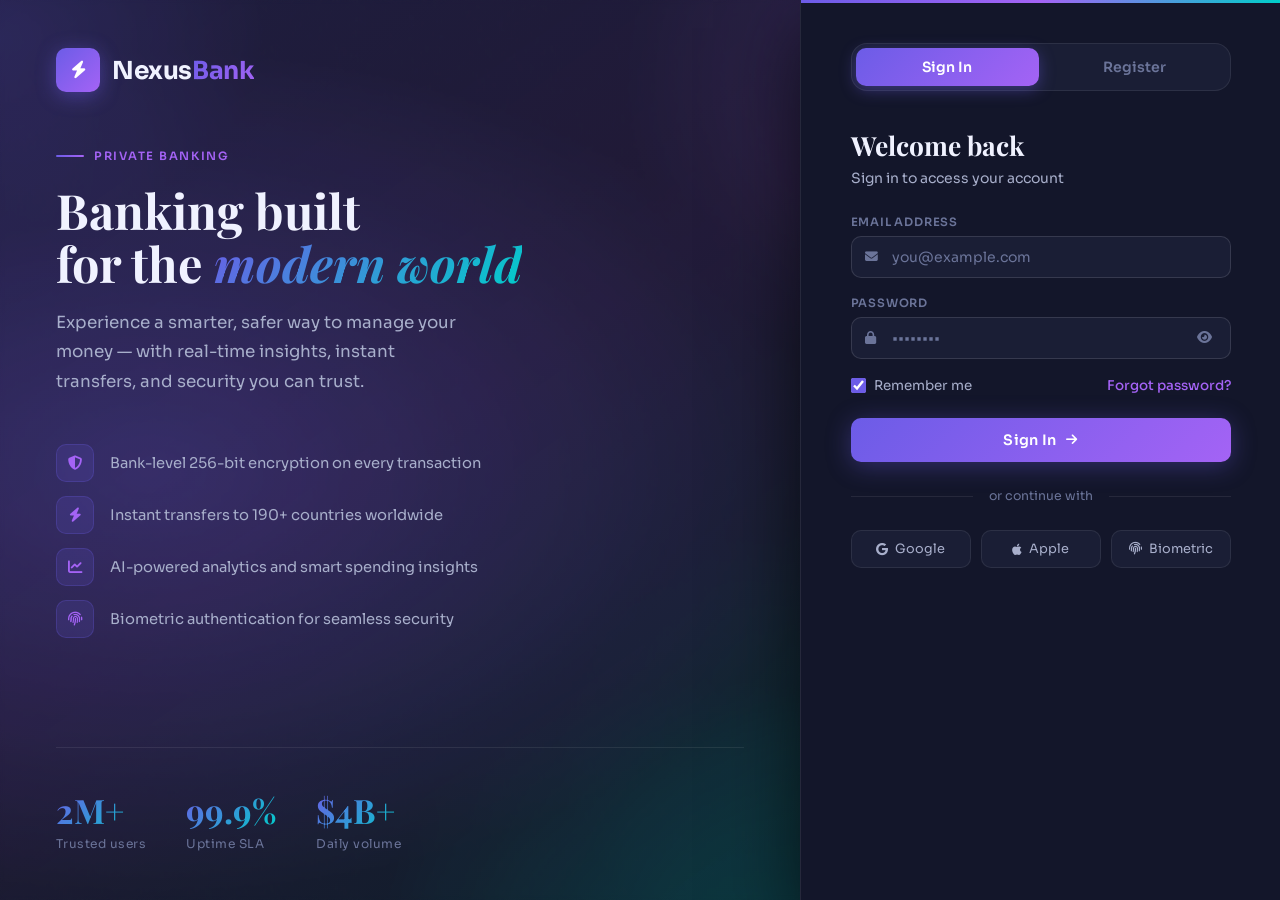
<file: NexusBank2026/transfer.html>
<!DOCTYPE html>
<html lang="en" class="dark-theme">
<head>
  <meta charset="UTF-8" />
  <meta name="viewport" content="width=device-width, initial-scale=1.0" />
  <title>Instant Transfers | NexusBank</title>

  <!-- Fonts -->
  <link rel="preconnect" href="https://fonts.googleapis.com" />
  <link rel="preconnect" href="https://fonts.gstatic.com" crossorigin />
  <link href="https://fonts.googleapis.com/css2?family=Sora:wght@300;400;500;600;700&family=Playfair+Display:ital,wght@0,700;1,400&display=swap" rel="stylesheet" />

  <!-- Icons -->
  <link rel="stylesheet" href="https://cdnjs.cloudflare.com/ajax/libs/font-awesome/6.4.0/css/all.min.css" />

  <!-- Styles -->
  <link rel="stylesheet" href="css/style.css" />
  <link rel="stylesheet" href="css/components.css" />
  <link rel="stylesheet" href="css/auth.css" />
  <link rel="stylesheet" href="css/transfer.css" />
</head>
<body>

  <!-- Sidebar overlay (mobile) -->
  <div class="sidebar-overlay" id="sidebarOverlay"></div>

  <div class="app-container">

    <!-- ══════════════════════════════════════
         SIDEBAR
    ══════════════════════════════════════ -->
    <aside class="sidebar" id="sidebar">
      <div class="sidebar-header">
        <a href="index.html" class="brand">
          <div class="brand-logo"><i class="fas fa-bolt"></i></div>
          <span class="brand-name">Nexus<span class="brand-accent">Bank</span></span>
        </a>
      </div>

     <div class="sidebar-user" style="flex-direction:column;align-items:flex-start;gap:0.65rem;padding:1.1rem 1.5rem;">
    
    <div style="display:flex;align-items:center;width:100%;">
        <span style="font-size:0.72rem;color:var(--text-tertiary);font-weight:600;text-transform:uppercase;letter-spacing:0.8px;">
            Not signed in
        </span>
    </div>

    <a href="login.html" 
       style="display:flex;align-items:center;gap:0.5rem;background:linear-gradient(135deg,var(--primary),var(--secondary));color:#fff;padding:0.55rem 1rem;border-radius:10px;text-decoration:none;font-weight:600;font-size:0.82rem;width:100%;justify-content:center;transition:opacity 0.2s;"
       onmouseover="this.style.opacity='0.8'" 
       onmouseout="this.style.opacity='1'">

        <i class="fas fa-sign-in-alt"></i>
        Sign In to Your Account
    </a>

</div>

      

      <nav class="sidebar-nav">
        <div class="nav-section">
          <div class="nav-section-title">Main</div>
          <a href="dashboard.html" class="nav-item">
            <div class="nav-item-icon"><i class="fas fa-tachometer-alt"></i></div>
            <span>Dashboard</span>
          </a>
          <a href="accounts.html" class="nav-item">
            <div class="nav-item-icon"><i class="fas fa-wallet"></i></div>
            <span>Accounts</span>
          </a>
          <a href="transfer.html" class="nav-item active">
            <div class="nav-item-icon"><i class="fas fa-exchange-alt"></i></div>
            <span>Transfers</span>
            <span class="nav-item-badge">New</span>
          </a>
          <a href="transactions.html" class="nav-item">
            <div class="nav-item-icon"><i class="fas fa-history"></i></div>
            <span>Transactions</span>
          </a>
        </div>
      </nav>

      <div class="sidebar-footer">
        <a href="index.html" class="btn-ghost">
          <i class="fas fa-sign-out-alt"></i>
          <span>Sign Out</span>
        </a>
      </div>
    </aside>

    <!-- ══════════════════════════════════════
         MAIN CONTENT
    ══════════════════════════════════════ -->
    <main class="main-content">

      <!-- Header -->
      <header class="main-header">
        <button class="mobile-menu-btn" id="mobileMenuBtn" aria-label="Open menu">
          <i class="fas fa-bars"></i>
        </button>

        <div class="header-title">
          <h1>Instant Transfers</h1>
          <p>Send money anywhere in seconds, for free</p>
        </div>

        <div class="header-actions">
          <button class="btn-secondary" id="viewScheduleBtn">
            <i class="fas fa-calendar"></i>
            <span>Scheduled</span>
          </button>
          <button class="btn-secondary" id="viewHistoryBtn">
            <i class="fas fa-history"></i>
            <span>History</span>
          </button>
        </div>
      </header>

      <div class="page-body">

        <!-- ══════════════════════════════════
             WHAT IS INSTANT TRANSFERS — Hero banner
        ══════════════════════════════════ -->
        <div class="hiw-banner">
          <div class="hiw-banner-inner">
            <div class="hiw-bolt"><i class="fas fa-bolt"></i></div>
            <div class="hiw-copy">
              <h2>What is Instant Transfers?</h2>
              <p class="hiw-lead">
                Instant Transfers lets you send money directly to anyone — a friend, a family member, or a business —
                in <strong>seconds</strong>, not days. There are no hidden fees, no waiting for clearing windows,
                and no paperwork. Just enter who you're sending to, the amount, and hit send.
                Your money arrives in real time, 24 hours a day, 7 days a week, including weekends and holidays.
              </p>
            </div>
          </div>
        </div>

        <!-- ══════════════════════════════════
             HOW IT WORKS — 4 steps
        ══════════════════════════════════ -->
        <div class="hiw-steps">

          <div class="hiw-step">
            <div class="hiw-step-num">1</div>
            <div class="hiw-step-icon"><i class="fas fa-user-check"></i></div>
            <h4>Choose a Recipient</h4>
            <p>Pick from your saved contacts or enter a new bank account number, email address, or mobile number. We verify the recipient before any money moves.</p>
          </div>

          <div class="hiw-step">
            <div class="hiw-step-num">2</div>
            <div class="hiw-step-icon"><i class="fas fa-dollar-sign"></i></div>
            <h4>Enter the Amount</h4>
            <p>Type in any amount using the keypad or tap a quick preset. You can also add a note — like "Rent" or "Dinner" — so both sides know what it's for.</p>
          </div>

          <div class="hiw-step">
            <div class="hiw-step-num">3</div>
            <div class="hiw-step-icon"><i class="fas fa-shield-alt"></i></div>
            <h4>Review &amp; Confirm</h4>
            <p>Double-check all the details on the review screen — recipient, amount, and account. Our fraud detection runs automatically in the background to keep you safe.</p>
          </div>

          <div class="hiw-step">
            <div class="hiw-step-num">4</div>
            <div class="hiw-step-icon"><i class="fas fa-paper-plane"></i></div>
            <h4>Money Arrives Instantly</h4>
            <p>Once confirmed, the funds leave your account and land in the recipient's account within seconds. You both get a real-time notification when it's done.</p>
          </div>

        </div>

        <!-- Feature pills -->
        <div class="feature-pills">
          <div class="pill"><i class="fas fa-bolt"></i> Arrives in seconds</div>
          <div class="pill highlight"><i class="fas fa-globe"></i> 190+ countries</div>
          <div class="pill"><i class="fas fa-lock"></i> 256-bit encryption</div>
          <div class="pill highlight"><i class="fas fa-clock"></i> 24/7 including holidays</div>
          <div class="pill"><i class="fas fa-tag"></i> Always free</div>
          <div class="pill"><i class="fas fa-bell"></i> Real-time notifications</div>
          <div class="pill"><i class="fas fa-undo"></i> Cancel if still pending</div>
        </div>

        <!-- ══════════════════════════════════
             TRANSFER STEPPER
        ══════════════════════════════════ -->
        <div class="transfer-stepper">
          <div class="step active" id="stepIndicator1">
            <div class="step-number">1</div>
            <div class="step-label">Recipient</div>
          </div>
          <div class="step" id="stepIndicator2">
            <div class="step-number">2</div>
            <div class="step-label">Amount</div>
          </div>
          <div class="step" id="stepIndicator3">
            <div class="step-number">3</div>
            <div class="step-label">Review</div>
          </div>
          <div class="step" id="stepIndicator4">
            <div class="step-number">4</div>
            <div class="step-label">Done</div>
          </div>
        </div>

        <!-- ══════════════════════════════════
             TRANSFER FORM
        ══════════════════════════════════ -->
        <div class="transfer-form-container">

          <!-- ── STEP 1: RECIPIENT ────────────── -->
          <div class="transfer-step active" id="step1">
            <div class="step-header">
            

          

          <!-- ── STEP 2: AMOUNT ───────────────── -->
          <div class="transfer-step" id="step2">
            <div class="step-header">
              <h2>Enter Amount</h2>
              <p>How much would you like to send?</p>
            </div>

            <div class="amount-section">
              <div class="form-group">
                <label class="form-label" for="fromAccount">From Account</label>
                <select class="form-select" id="fromAccount">
                  <option value="checking">Primary Checking (•••• 4589) — $18,245.75</option>
                  <option value="savings">High-Yield Savings (•••• 7892) — $24,344.00</option>
                </select>
              </div>

              <div class="currency-display">USD</div>
              <div class="amount-display" id="amountDisplay">0.00</div>

              <div class="amount-keypad">
                <button class="keypad-btn" data-value="1">1</button>
                <button class="keypad-btn" data-value="2">2</button>
                <button class="keypad-btn" data-value="3">3</button>
                <button class="keypad-btn" data-value="4">4</button>
                <button class="keypad-btn" data-value="5">5</button>
                <button class="keypad-btn" data-value="6">6</button>
                <button class="keypad-btn" data-value="7">7</button>
                <button class="keypad-btn" data-value="8">8</button>
                <button class="keypad-btn" data-value="9">9</button>
                <button class="keypad-btn" data-value=".">.</button>
                <button class="keypad-btn" data-value="0">0</button>
                <button class="keypad-btn" data-value="backspace"><i class="fas fa-backspace"></i></button>
              </div>

              <div class="quick-amounts">
                <button class="quick-amount" data-amount="10">$10</button>
                <button class="quick-amount" data-amount="50">$50</button>
                <button class="quick-amount" data-amount="100">$100</button>
                <button class="quick-amount" data-amount="500">$500</button>
                <button class="quick-amount" data-amount="1000">$1,000</button>
              </div>

              <div class="form-group">
                <label class="form-label" for="transferReference">Reference (Optional)</label>
                <input type="text" class="form-control" id="transferReference" placeholder="e.g. Dinner, Rent, Gift" />
              </div>

              <div class="form-group">
                <label class="checkbox">
                  <input type="checkbox" id="scheduleTransfer" />
                  <span style="font-size:.875rem; color:var(--text-2);">Schedule for later</span>
                </label>
                <div id="scheduleOptions" style="display:none; margin-top:14px;">
                  <div class="schedule-options">
                    <div class="form-group">
                      <label class="form-label" for="scheduleDate">Schedule Date</label>
                      <input type="date" class="form-control" id="scheduleDate" />
                    </div>
                    <div class="form-group" style="margin-bottom:0;">
                      <label class="form-label" for="scheduleFrequency">Frequency</label>
                      <select class="form-select" id="scheduleFrequency">
                        <option value="once">Once</option>
                        <option value="weekly">Weekly</option>
                        <option value="monthly">Monthly</option>
                      </select>
                    </div>
                  </div>
                </div>
              </div>
            </div>

            <div class="step-actions">
              <button class="btn-secondary" id="prevStep2">
                <i class="fas fa-arrow-left"></i> Back
              </button>
              <button class="btn-primary" id="nextStep2">
                Review Transfer <i class="fas fa-arrow-right"></i>
              </button>
            </div>
          </div>

          <!-- ── STEP 3: REVIEW ──────────────── -->
          <div class="transfer-step" id="step3">
            <div class="step-header">
              <h2>Review Transfer</h2>
              <p>Double-check everything before you confirm</p>
            </div>

            <div class="review-summary">
              <div class="summary-row">
                <span class="summary-label">Recipient</span>
                <span class="summary-value" id="reviewRecipient">
                  <strong>Jane Smith</strong><br><small style="color:var(--text-3);">•••• 1234</small>
                </span>
              </div>
              <div class="summary-row">
                <span class="summary-label">From Account</span>
                <span class="summary-value" id="reviewAccount">Primary Checking (•••• 4589)</span>
              </div>
              <div class="summary-row">
                <span class="summary-label">Amount</span>
                <span class="summary-value" id="reviewAmount">$0.00</span>
              </div>
              <div class="summary-row">
                <span class="summary-label">Reference</span>
                <span class="summary-value" id="reviewReference">—</span>
              </div>
              <div class="summary-row">
                <span class="summary-label">Transfer Date</span>
                <span class="summary-value" id="reviewDate">Today · Instant</span>
              </div>
              <div class="summary-row">
                <span class="summary-label">Fee</span>
                <span class="summary-value" style="color:var(--success); font-weight:700;">Free</span>
              </div>
              <div class="summary-row summary-total">
                <span class="summary-label">Total Deducted</span>
                <span class="summary-value" id="reviewTotal">$0.00</span>
              </div>
            </div>

            <div class="security-note">
              <div class="security-icon"><i class="fas fa-shield-alt"></i></div>
              <div class="security-info">
                <h4>Protected Transfer</h4>
                <p>256-bit encryption and real-time fraud detection are active on this transfer.</p>
              </div>
            </div>

            <div class="step-actions">
              <button class="btn-secondary" id="prevStep3">
                <i class="fas fa-arrow-left"></i> Back
              </button>
              <button class="btn-primary" id="nextStep3">
                Confirm &amp; Send <i class="fas fa-paper-plane"></i>
              </button>
            </div>
          </div>

          <!-- ── STEP 4: CONFIRMATION ─────────── -->
          <div class="transfer-step" id="step4">
            <div class="confirmation-card">
              <div class="confirmation-icon success">
                <i class="fas fa-check-circle"></i>
              </div>
              <div class="confirmation-content">
                <h2>Transfer Sent!</h2>
                <p>Your money is on its way and should arrive instantly.</p>

                <div class="confirmation-details">
                  <div class="detail">
                    <span class="detail-label">Transaction ID</span>
                    <span class="detail-value" id="txId">TX-000000000</span>
                  </div>
                  <div class="detail">
                    <span class="detail-label">Amount</span>
                    <span class="detail-value" id="confirmationAmount">$0.00</span>
                  </div>
                  <div class="detail">
                    <span class="detail-label">Recipient</span>
                    <span class="detail-value" id="confirmationRecipient">—</span>
                  </div>
                  <div class="detail">
                    <span class="detail-label">Estimated Arrival</span>
                    <span class="detail-value" style="color:var(--success);">Instantly</span>
                  </div>
                </div>
              </div>

              <div class="confirmation-actions">
                <button class="btn-primary" id="newTransferBtn">
                  <i class="fas fa-plus"></i> New Transfer
                </button>
                <button class="btn-secondary" id="viewReceiptBtn">
                  <i class="fas fa-receipt"></i> View Receipt
                </button>
                <a href="transactions.html" class="btn-secondary">
                  <i class="fas fa-history"></i> View History
                </a>
              </div>
            </div>
          </div>

        </div><!-- /transfer-form-container -->

        <!-- ══════════════════════════════════
             RECENT TRANSFERS
        ══════════════════════════════════ -->
        

       

      </div><!-- /page-body -->
    </main>
  </div><!-- /app-container -->

  <!-- ══════════════════════════════════════
       ADD RECIPIENT MODAL
  ══════════════════════════════════════ -->
  <div class="modal" id="addRecipientModal">
    <div class="modal-content">
      <div class="modal-header">
        <h2 class="modal-title">Add New Recipient</h2>
        <button class="modal-close" id="closeRecipientModal"><i class="fas fa-times"></i></button>
      </div>

      <form id="recipientForm">
        <div class="form-group">
          <label class="form-label" for="recipientType">Recipient Type</label>
          <select class="form-select" id="recipientType">
            <option value="personal">Personal</option>
            <option value="business">Business</option>
          </select>
        </div>
        <div class="form-group">
          <label class="form-label" for="recipientFullName">Full Name *</label>
          <input type="text" class="form-control" id="recipientFullName" required />
        </div>
        <div class="form-group">
          <label class="form-label" for="recipientEmail">Email Address</label>
          <input type="email" class="form-control" id="recipientEmail" />
        </div>
        <div class="form-group">
          <label class="form-label" for="recipientAccount">Bank Account / IBAN</label>
          <input type="text" class="form-control" id="recipientAccount" placeholder="Account number or IBAN" />
        </div>
        <div class="form-group">
          <label class="form-label" for="recipientBank">Bank Name</label>
          <input type="text" class="form-control" id="recipientBank" />
        </div>
        <div class="form-group">
          <label class="checkbox">
            <input type="checkbox" id="saveRecipient" />
            <span style="font-size:.875rem; color:var(--text-2);">Save to quick recipients</span>
          </label>
        </div>
        <button type="submit" class="btn-primary btn-block">
          Add Recipient <i class="fas fa-check"></i>
        </button>
      </form>
    </div>
  </div>

  <!-- Scripts -->
  <script src="js/app.js"></script>
  <script>
  document.addEventListener('DOMContentLoaded', function () {

    /* ── SIDEBAR / MOBILE ─────────────────────── */
    const mobileMenuBtn  = document.getElementById('mobileMenuBtn');
    const sidebar        = document.getElementById('sidebar');
    const sidebarOverlay = document.getElementById('sidebarOverlay');

    mobileMenuBtn.addEventListener('click', () => {
      sidebar.classList.add('active');
      sidebarOverlay.classList.add('active');
    });
    sidebarOverlay.addEventListener('click', () => {
      sidebar.classList.remove('active');
      sidebarOverlay.classList.remove('active');
    });

    /* ── THEME TOGGLE ─────────────────────────── */
    const themeToggle = document.getElementById('sidebarThemeToggle');
    function applyTheme(dark) {
      document.documentElement.classList.toggle('dark-theme', dark);
      document.body.classList.toggle('dark-theme', dark);
      const icon = themeToggle.querySelector('i');
      icon.className = dark ? 'fas fa-sun' : 'fas fa-moon';
      localStorage.setItem('theme', dark ? 'dark' : 'light');
    }
    themeToggle.addEventListener('click', () => {
      applyTheme(!document.body.classList.contains('dark-theme'));
    });
    applyTheme(localStorage.getItem('theme') !== 'light');

    /* ── STEPPER STATE ────────────────────────── */
    let currentStep = 1;
    let transferAmount = '0';
    let selectedRecipient = { name: 'Jane Smith', detail: '•••• 1234' };

    const stepEls  = document.querySelectorAll('.transfer-step');
    const stepInds = document.querySelectorAll('.step');

    function goToStep(n) {
      stepEls.forEach(s => s.classList.remove('active'));
      stepInds.forEach((ind, i) => {
        const num = ind.querySelector('.step-number');
        if (i + 1 < n) {
          ind.classList.add('completed'); ind.classList.remove('active');
          num.innerHTML = '<i class="fas fa-check"></i>';
        } else if (i + 1 === n) {
          ind.classList.add('active'); ind.classList.remove('completed');
          num.textContent = i + 1;
        } else {
          ind.classList.remove('active', 'completed');
          num.textContent = i + 1;
        }
      });
      document.getElementById('step' + n).classList.add('active');
      currentStep = n;
      window.scrollTo({ top: 0, behavior: 'smooth' });
    }

    /* ── RECIPIENT SELECTION ──────────────────── */
    document.querySelectorAll('.recipient-card:not(.add-new-card)').forEach(card => {
      card.addEventListener('click', () => {
        document.querySelectorAll('.recipient-card').forEach(c => c.classList.remove('selected'));
        card.classList.add('selected');
        selectedRecipient = {
          name:   card.dataset.name,
          detail: card.dataset.detail
        };
      });
    });

    document.querySelector('.add-new-card').addEventListener('click', () => {
      document.getElementById('addRecipientModal').classList.add('active');
    });

    /* ── STEP 1 NEXT ──────────────────────────── */
    document.getElementById('nextStep1').addEventListener('click', () => {
      const manual = document.getElementById('recipientName').value.trim();
      if (!document.querySelector('.recipient-card.selected:not(.add-new-card)') && !manual) {
        alert('Please select or enter a recipient.');
        return;
      }
      if (manual) selectedRecipient = { name: manual, detail: document.getElementById('recipientDetails').value.trim() };
      goToStep(2);
    });

    /* ── KEYPAD ───────────────────────────────── */
    const amountDisplay = document.getElementById('amountDisplay');

    document.querySelectorAll('.keypad-btn').forEach(btn => {
      btn.addEventListener('click', () => {
        const v = btn.dataset.value;
        if (v === 'backspace') {
          transferAmount = transferAmount.length > 1 ? transferAmount.slice(0, -1) : '0';
        } else if (v === '.') {
          if (!transferAmount.includes('.')) transferAmount += '.';
        } else {
          if (transferAmount.includes('.') && transferAmount.split('.')[1].length >= 2) return;
          transferAmount = transferAmount === '0' ? v : transferAmount + v;
        }
        amountDisplay.textContent = transferAmount.includes('.') ? transferAmount : parseFloat(transferAmount).toLocaleString('en-US', { minimumFractionDigits: 0 });
        document.querySelectorAll('.quick-amount').forEach(q => q.classList.remove('active'));
      });
    });

    /* ── QUICK AMOUNTS ────────────────────────── */
    document.querySelectorAll('.quick-amount').forEach(btn => {
      btn.addEventListener('click', () => {
        transferAmount = btn.dataset.amount;
        amountDisplay.textContent = '$' + parseFloat(transferAmount).toLocaleString('en-US');
        document.querySelectorAll('.quick-amount').forEach(q => q.classList.remove('active'));
        btn.classList.add('active');
      });
    });

    /* ── SCHEDULE TOGGLE ──────────────────────── */
    document.getElementById('scheduleTransfer').addEventListener('change', function () {
      document.getElementById('scheduleOptions').style.display = this.checked ? 'block' : 'none';
    });

    /* ── STEP 2 NAV ───────────────────────────── */
    document.getElementById('prevStep2').addEventListener('click', () => goToStep(1));
    document.getElementById('nextStep2').addEventListener('click', () => {
      const amt = parseFloat(transferAmount);
      if (!amt || amt <= 0) { alert('Please enter a valid amount.'); return; }

      const formatted = '$' + amt.toLocaleString('en-US', { minimumFractionDigits: 2, maximumFractionDigits: 2 });
      document.getElementById('reviewRecipient').innerHTML =
        `<strong>${selectedRecipient.name}</strong><br><small style="color:var(--text-3);">${selectedRecipient.detail}</small>`;

      const acct = document.getElementById('fromAccount');
      document.getElementById('reviewAccount').textContent = acct.options[acct.selectedIndex].text.split('—')[0].trim();
      document.getElementById('reviewAmount').textContent = formatted;
      document.getElementById('reviewTotal').textContent  = formatted;

      const ref = document.getElementById('transferReference').value.trim();
      document.getElementById('reviewReference').textContent = ref || '—';

      const sched = document.getElementById('scheduleTransfer').checked;
      const dateVal = document.getElementById('scheduleDate').value;
      document.getElementById('reviewDate').textContent = sched && dateVal
        ? new Date(dateVal + 'T00:00:00').toLocaleDateString('en-US', { month:'short', day:'numeric', year:'numeric' }) + ' · Scheduled'
        : 'Today · Instant';

      goToStep(3);
    });

    /* ── STEP 3 NAV ───────────────────────────── */
    document.getElementById('prevStep3').addEventListener('click', () => goToStep(2));
    document.getElementById('nextStep3').addEventListener('click', () => {
      const amt    = parseFloat(transferAmount);
      const fmtAmt = '$' + amt.toLocaleString('en-US', { minimumFractionDigits: 2, maximumFractionDigits: 2 });
      const txId   = 'TX-' + Math.random().toString(36).substr(2, 9).toUpperCase();

      document.getElementById('confirmationAmount').textContent   = fmtAmt;
      document.getElementById('confirmationRecipient').textContent = selectedRecipient.name;
      document.getElementById('txId').textContent = txId;

      goToStep(4);
    });

    /* ── STEP 4 ACTIONS ───────────────────────── */
    document.getElementById('newTransferBtn').addEventListener('click', () => {
      transferAmount = '0';
      amountDisplay.textContent = '0.00';
      document.getElementById('transferReference').value = '';
      document.getElementById('scheduleTransfer').checked = false;
      document.getElementById('scheduleOptions').style.display = 'none';
      document.getElementById('recipientDetails').value = '';
      document.getElementById('recipientName').value = '';
      document.querySelectorAll('.recipient-card').forEach(c => c.classList.remove('selected'));
      document.querySelector('.recipient-card:not(.add-new-card)').classList.add('selected');
      selectedRecipient = { name: 'Jane Smith', detail: '•••• 1234' };
      document.querySelectorAll('.quick-amount').forEach(q => q.classList.remove('active'));
      goToStep(1);
    });

    document.getElementById('viewReceiptBtn').addEventListener('click', () => {
      alert('Receipt download coming soon!');
    });

    /* ── HEADER BUTTONS ───────────────────────── */
    document.getElementById('viewScheduleBtn').addEventListener('click', () => {
      alert('Scheduled transfers view coming soon!');
    });
    document.getElementById('viewHistoryBtn').addEventListener('click', () => {
      window.location.href = 'transactions.html';
    });

    /* ── ADD RECIPIENT MODAL ──────────────────── */
    const addRecipientModal  = document.getElementById('addRecipientModal');
    const closeRecipientModal = document.getElementById('closeRecipientModal');

    document.getElementById('addRecipientBtn').addEventListener('click', () => {
      addRecipientModal.classList.add('active');
    });
    closeRecipientModal.addEventListener('click', () => addRecipientModal.classList.remove('active'));
    addRecipientModal.addEventListener('click', e => {
      if (e.target === addRecipientModal) addRecipientModal.classList.remove('active');
    });

    document.getElementById('recipientForm').addEventListener('submit', e => {
      e.preventDefault();
      const name = document.getElementById('recipientFullName').value.trim();
      alert(`✅ "${name}" added as a recipient!`);
      addRecipientModal.classList.remove('active');
      document.getElementById('recipientForm').reset();
    });

    /* ── SESSION: load user info ──────────────── */
    const session = JSON.parse(localStorage.getItem('nexusbank_current_user'))
                 || JSON.parse(sessionStorage.getItem('nexusbank_current_user'));
    if (session) {
      const initials = session.name.split(' ').map(w => w[0]).join('').toUpperCase().slice(0, 2);
      document.getElementById('userName').textContent  = session.name;
      document.getElementById('userEmail').textContent = session.email;
      document.getElementById('userAvatar').textContent = initials;
    }

  });
  </script>

</body>
</html>
</file>
<file: NexusBank2026/css/style.css>
/* ============================================
   style.css - Complete NexusBank CSS
   Dark Theme with Purple Accents
   ============================================ */

/* ===== CSS VARIABLES ===== */
:root {
  --primary: #818cf8;
  --primary-dark: #6366f1;
  --secondary: #a78bfa;
  --accent: #22d3ee;
  --cta: #34d399;

  --bg-primary: #0f172a;
  --bg-secondary: #1e293b;
  --bg-tertiary: #334155;

  --surface: #1e293b;
  --surface-elevated: #334155;
  --surface-hover: #475569;

  --text-primary: #f1f5f9;
  --text-secondary: #cbd5e1;
  --text-tertiary: #94a3b8;
  --text-on-primary: #ffffff;

  --border-light: #334155;
  --border-medium: #475569;
  --border-input: #4b5563;

  --success: #10b981;
  --error: #ef4444;
  --warning: #f59e0b;
  --info: #3b82f6;

  --shadow-sm: 0 1px 2px 0 rgb(0 0 0 / 0.3);
  --shadow-md: 0 4px 6px -1px rgb(0 0 0 / 0.3);
  --shadow-lg: 0 10px 15px -3px rgb(0 0 0 / 0.3);
  --shadow-xl: 0 20px 25px -5px rgb(0 0 0 / 0.3);
  --shadow-2xl: 0 25px 50px -12px rgb(0 0 0 / 0.4);

  --radius-sm: 6px;
  --radius-md: 8px;
  --radius-lg: 12px;
  --radius-xl: 16px;
  --radius-2xl: 24px;
  --radius-3xl: 32px;
  --radius-full: 9999px;

  --space-xs: 4px;
  --space-sm: 8px;
  --space-md: 16px;
  --space-lg: 24px;
  --space-xl: 32px;
  --space-2xl: 48px;
  --space-3xl: 64px;

  --transition-fast: 150ms cubic-bezier(0.4, 0, 0.2, 1);
  --transition-normal: 250ms cubic-bezier(0.4, 0, 0.2, 1);
  --transition-slow: 350ms cubic-bezier(0.4, 0, 0.2, 1);
  --transition-bounce: all 0.3s cubic-bezier(0.175, 0.885, 0.32, 1.275);

  --font-body: 'Inter', -apple-system, BlinkMacSystemFont, 'Segoe UI', Roboto, sans-serif;
  --font-display: 'Inter', -apple-system, BlinkMacSystemFont, 'Segoe UI', Roboto, sans-serif;
}
/* ===== FONT AWESOME FIX ===== */
.fas, .far, .fab, .fa {
  font-family: 'Font Awesome 6 Free' !important;
  font-weight: 900 !important;
  display: inline-block !important;
  font-style: normal !important;
  font-variant: normal !important;
  text-rendering: auto !important;
  -webkit-font-smoothing: antialiased !important;
  speak: none;
}

.fab {
  font-family: 'Font Awesome 6 Brands' !important;
  font-weight: 400 !important;
}

.far {
  font-weight: 400 !important;
}

/* Fix for any i tags that might be overridden */
i {
  font-style: normal;
}

/* Ensure dropdown arrows are visible */
.fa-chevron-down,
.fa-arrow-right,
.fa-arrow-up,
.fa-moon,
.fa-sun,
.fa-bars {
  display: inline-block !important;
}
/* ===== BASE STYLES ===== */
* {
  margin: 0;
  padding: 0;
  box-sizing: border-box;
}

html {
  scroll-behavior: smooth;
  -webkit-font-smoothing: antialiased;
  -moz-osx-font-smoothing: grayscale;
}

body {
  font-family: var(--font-body);
  background-color: var(--bg-primary);
  color: var(--text-primary);
  line-height: 1.6;
  transition: background-color var(--transition-normal), color var(--transition-normal);
  overflow-x: hidden;
}

/* Force dark theme */
body.dark-theme {
  background-color: #0f172a !important;
  color: #f1f5f9 !important;
}

.container {
  max-width: 1200px;
  margin: 0 auto;
  padding: 0 var(--space-md);
}

/* ===== TYPOGRAPHY ===== */
h1, h2, h3, h4, h5, h6 {
  font-weight: 600;
  line-height: 1.2;
  font-family: var(--font-display);
  color: var(--text-primary);
}

.gradient-text {
  background: linear-gradient(135deg, var(--primary), var(--accent));
  -webkit-background-clip: text;
  -webkit-text-fill-color: transparent;
  background-clip: text;
  background-size: 200% 200%;
  animation: gradientMove 5s ease infinite;
}

@keyframes gradientMove {
  0%, 100% { background-position: 0% 50%; }
  50% { background-position: 100% 50%; }
}

/* ===== SKIP TO MAIN (Accessibility) ===== */
.skip-to-main {
  position: absolute;
  top: -40px;
  left: 0;
  background: var(--primary);
  color: white;
  padding: var(--space-sm) var(--space-md);
  text-decoration: none;
  z-index: 10000;
  border-radius: var(--radius-sm);
}

.skip-to-main:focus {
  top: 0;
}

/* ===== FLOATING NAVIGATION ===== */
.floating-nav {
  position: fixed;
  top: var(--space-lg);
  left: 50%;
  transform: translateX(-50%);
  width: calc(100% - 2rem);
  max-width: 1200px;
  background: rgba(15, 23, 42, 0.9);
  backdrop-filter: blur(10px);
  border: 1px solid var(--border-light);
  border-radius: var(--radius-3xl);
  padding: 0 var(--space-xl);
  z-index: 1000;
  box-shadow: var(--shadow-lg);
  display: flex;
  align-items: center;
  justify-content: space-between;
  height: 75px;
}

.floating-nav .container {
  display: flex;
  align-items: center;
  justify-content: space-between;
  width: 100%;
  height: 100%;
  padding: 0;
  max-width: 1200px;
}

.nav-brand {
  font-size: 1.6rem;
  font-weight: 700;
  color: var(--text-primary);
  letter-spacing: -0.5px;
  text-decoration: none;
  flex-shrink: 0;
  line-height: 1;
}

.nav-brand .accent {
  background: linear-gradient(135deg, var(--primary), var(--secondary));
  -webkit-background-clip: text;
  -webkit-text-fill-color: transparent;
  background-clip: text;
}

.nav-row {
  display: flex;
  align-items: center;
  gap: var(--space-xs);
  margin-left: auto;
  flex-wrap: nowrap;
}

.nav-item {
  display: flex;
  align-items: center;
  gap: var(--space-xs);
  padding: var(--space-sm) var(--space-md);
  font-size: 0.95rem;
  border-radius: var(--radius-full);
  transition: var(--transition-bounce);
  position: relative;
  text-decoration: none;
  color: var(--text-secondary);
  font-weight: 500;
  border: none;
  background: none;
  cursor: pointer;
  white-space: nowrap;
}

.nav-item i {
  font-size: 1.1rem;
  transition: transform 0.2s ease;
  color: var(--text-tertiary);
}

.nav-item:hover {
  background: var(--surface-hover);
  transform: scale(1.05);
  color: var(--primary);
}

.nav-item:hover i {
  color: var(--primary);
  transform: translateY(-1px);
}

.nav-item.active {
  background: var(--primary);
  color: white !important;
}

.nav-item.active i {
  color: white;
}

.nav-item.active::after {
  content: '';
  position: absolute;
  bottom: -2px;
  left: 50%;
  transform: translateX(-50%);
  width: 20px;
  height: 3px;
  background: linear-gradient(90deg, var(--primary), var(--secondary));
  border-radius: 3px;
  animation: slideIn 0.3s ease;
}

@keyframes slideIn {
  from {
    width: 0;
    opacity: 0;
  }
  to {
    width: 20px;
    opacity: 1;
  }
}

.nav-item.btn-primary {
  background: linear-gradient(135deg, var(--primary), var(--secondary));
  color: white;
  box-shadow: var(--shadow-md);
  padding: var(--space-sm) var(--space-lg);
}

.nav-item.btn-primary i {
  color: white;
}

.nav-item.btn-primary:hover {
  transform: translateY(-2px);
  box-shadow: var(--shadow-lg);
}

.nav-item.btn-ghost {
  background: transparent;
  padding: var(--space-sm) var(--space-lg);
}

.nav-item.btn-ghost:hover {
  background: var(--surface-hover);
  color: var(--primary);
}

.nav-spacer {
  width: 3px;
  height: 33px;
  background: var(--border-medium);
  margin: 0 var(--space-md);
  flex-shrink: 0;
}

.theme-toggle.nav-item {
  width: 42px;
  height: 42px;
  padding: 0;
  justify-content: center;
  border-radius: 50%;
}

.theme-toggle.nav-item i {
  font-size: 1.2rem;
  margin: 0;
}

.mobile-menu-btn {
  display: none;
  background: none;
  border: none;
  color: var(--text-secondary);
  font-size: 1.5rem;
  cursor: pointer;
  width: 44px;
  height: 44px;
  align-items: center;
  justify-content: center;
  border-radius: 50%;
  transition: all 0.2s ease;
}

.mobile-menu-btn:hover {
  background: var(--surface-hover);
  color: var(--primary);
}

/* ===== MEGA MENU DROPDOWNS ===== */
.nav-dropdown {
  position: relative;
}

.dropdown-toggle {
  display: flex;
  align-items: center;
  gap: var(--space-xs);
  cursor: pointer;
}

.dropdown-arrow {
  font-size: 0.75rem;
  transition: transform var(--transition-fast);
  color: var(--text-tertiary);
}

.nav-dropdown:hover .dropdown-arrow {
  transform: rotate(180deg);
  color: var(--primary);
}

.dropdown-menu {
  position: absolute;
  top: 100%;
  left: 50%;
  transform: translateX(-50%) translateY(10px);
  background: var(--surface);
  border: 1px solid var(--border-light);
  border-radius: var(--radius-xl);
  padding: var(--space-xl);
  box-shadow: var(--shadow-2xl);
  opacity: 0;
  visibility: hidden;
  transition: all var(--transition-normal);
  z-index: 1000;
  min-width: 600px;
  backdrop-filter: blur(10px);
  margin-top: var(--space-sm);
}

.nav-dropdown:hover .dropdown-menu {
  opacity: 1;
  visibility: visible;
  transform: translateX(-50%) translateY(0);
}

/* Personal Menu - Large 6 columns */
.personal-menu {
  min-width: 1000px;
  max-width: 1200px;
  left: -200px;
  transform: translateX(0) translateY(10px);
}

.nav-dropdown:hover .personal-menu {
  transform: translateX(0) translateY(0);
}

/* Business Menu */
.business-menu {
  min-width: 1000px;
  max-width: 1200px;
  left: -300px;
  transform: translateX(0) translateY(10px);
}

.nav-dropdown:hover .business-menu {
  transform: translateX(0) translateY(0);
}

/* Kids Menu */
.kids-menu {
  min-width: 500px;
  left: -100px;
}

/* Company Menu */
.company-menu {
  min-width: 700px;
  left: -200px;
}

.dropdown-grid {
  display: grid;
  grid-template-columns: repeat(6, 1fr);
  gap: var(--space-lg);
}

.business-menu .dropdown-grid {
  grid-template-columns: repeat(6, 1fr);
}

.kids-menu .dropdown-grid.single-row {
  grid-template-columns: repeat(3, 1fr);
  gap: var(--space-xl);
}

.company-menu .dropdown-grid.two-columns {
  grid-template-columns: repeat(3, 1fr);
}

.dropdown-col {
  min-width: 0;
}

.dropdown-section-header {
  display: flex;
  align-items: center;
  gap: var(--space-xs);
  color: var(--text-tertiary);
  font-size: 0.75rem;
  font-weight: 600;
  text-transform: uppercase;
  letter-spacing: 0.5px;
  margin-bottom: var(--space-md);
  padding-bottom: var(--space-xs);
  border-bottom: 1px solid var(--border-light);
}

.dropdown-section-header i {
  font-size: 0.875rem;
  color: var(--primary);
}

.dropdown-link {
  display: flex;
  align-items: center;
  gap: var(--space-sm);
  padding: var(--space-sm) var(--space-md);
  color: var(--text-secondary);
  text-decoration: none;
  font-size: 0.9rem;
  border-radius: var(--radius-md);
  transition: all var(--transition-fast);
  margin-bottom: 2px;
}

.dropdown-link i {
  width: 18px;
  font-size: 0.875rem;
  color: var(--text-tertiary);
  transition: color var(--transition-fast);
}

.dropdown-link:hover {
  background: var(--surface-hover);
  transform: translateX(5px);
  color: var(--text-primary);
}

.dropdown-link:hover i {
  color: var(--primary);
}

/* Plan Links */
.plans-col {
  background: rgba(99, 102, 241, 0.1);
  border-radius: var(--radius-lg);
  padding: var(--space-md);
}

.plan-link {
  display: flex;
  align-items: center;
  justify-content: space-between;
  padding: var(--space-sm) var(--space-md);
  color: var(--text-secondary);
  text-decoration: none;
  border-radius: var(--radius-md);
  transition: all var(--transition-fast);
  margin-bottom: 2px;
}

.plan-link:hover {
  background: var(--surface-hover);
  transform: translateX(5px);
  color: var(--text-primary);
}

.plan-name {
  font-weight: 500;
  font-size: 0.9rem;
}

.plan-price {
  font-size: 0.8rem;
  color: var(--text-tertiary);
  background: var(--surface);
  padding: 2px 8px;
  border-radius: var(--radius-full);
}

.plan-link.metal .plan-price {
  background: linear-gradient(135deg, #64748b, #475569);
  color: white;
}

.plan-link.ultra .plan-price {
  background: linear-gradient(135deg, var(--primary), var(--secondary));
  color: white;
}

.compare-link {
  display: flex;
  align-items: center;
  gap: var(--space-sm);
  margin-top: var(--space-md);
  padding: var(--space-sm) var(--space-md);
  color: var(--primary);
  text-decoration: none;
  font-weight: 500;
  border-top: 1px solid var(--border-light);
  transition: all var(--transition-fast);
}

.compare-link:hover {
  gap: var(--space-md);
}

/* Feature Links for Kids Section */
.feature-link {
  display: flex;
  align-items: center;
  gap: var(--space-md);
  padding: var(--space-md);
  color: var(--text-secondary);
  text-decoration: none;
  border-radius: var(--radius-lg);
  transition: all var(--transition-fast);
  background: var(--surface-elevated);
}

.feature-link:hover {
  transform: translateY(-2px);
  box-shadow: var(--shadow-lg);
  background: var(--surface-hover);
  color: var(--text-primary);
}

.feature-link i {
  font-size: 1.5rem;
  color: var(--primary);
}

.feature-title {
  font-weight: 600;
  margin-bottom: 4px;
  color: var(--text-primary);
}

.feature-desc {
  font-size: 0.8rem;
  color: var(--text-tertiary);
}

/* ===== BUTTONS ===== */
.btn {
  display: inline-flex;
  align-items: center;
  justify-content: center;
  gap: var(--space-sm);
  padding: var(--space-sm) var(--space-lg);
  border-radius: var(--radius-full);
  font-weight: 500;
  text-decoration: none;
  border: none;
  cursor: pointer;
  transition: all var(--transition-fast);
  font-family: inherit;
  font-size: 0.95rem;
}

.btn-primary {
  background: linear-gradient(135deg, var(--primary), var(--secondary));
  color: white;
  box-shadow: var(--shadow-md);
}

.btn-primary:hover {
  transform: translateY(-2px);
  box-shadow: var(--shadow-lg);
}

.btn-primary:active {
  transform: translateY(-1px) scale(0.98);
}

.btn-outline {
  background: transparent;
  color: var(--text-primary);
  border: 1px solid var(--border-light);
}

.btn-outline:hover {
  border-color: var(--primary);
  color: var(--primary);
  transform: translateY(-2px);
  background: rgba(99, 102, 241, 0.1);
}

.btn-lg {
  padding: var(--space-md) var(--space-xl);
  font-size: 1rem;
}

/* ===== BADGE ===== */
.badge {
  display: inline-flex;
  align-items: center;
  gap: var(--space-xs);
  padding: var(--space-xs) var(--space-md);
  background: var(--surface-elevated);
  border: 1px solid var(--border-light);
  border-radius: var(--radius-full);
  font-size: 0.875rem;
  font-weight: 500;
  color: var(--text-secondary);
}

/* ===== HERO SECTION ===== */
.hero {
  padding: 8rem 0 6rem;
  position: relative;
  overflow: hidden;
  min-height: 100vh;
  display: flex;
  align-items: center;
  background:
    radial-gradient(ellipse 80% 60% at 65% -5%, rgba(129, 140, 248, 0.16) 0%, transparent 60%),
    radial-gradient(ellipse 40% 50% at 90% 85%, rgba(167, 139, 250, 0.1) 0%, transparent 55%),
    radial-gradient(ellipse 30% 30% at 10% 70%, rgba(34, 211, 238, 0.07) 0%, transparent 50%),
    #0f172a;
}

.hero .container {
  display: flex;
  flex-direction: row;
  align-items: center;
  justify-content: space-between;
  width: 100%;
  max-width: 1400px;
  margin: 0 auto;
  padding: 0 2rem;
  gap: 4rem;
  text-align: left;
}

.hero-content {
  flex: 1;
  max-width: 580px;
}

.hero-badge {
  margin-bottom: 1.5rem;
  animation: fadeInUp 0.6s ease both;
}

.hero-title {
  font-size: clamp(2.5rem, 5vw, 5rem);
  margin-bottom: 1.5rem;
  line-height: 1.1;
  letter-spacing: -0.5px;
  font-weight: 700;
  animation: fadeInUp 0.7s ease 0.1s both;
  color: #f1f5f9;
}

.hero-subtitle {
  font-size: 1.125rem;
  color: #94a3b8;
  margin-bottom: 2.5rem;
  max-width: 500px;
  line-height: 1.7;
  animation: fadeInUp 0.7s ease 0.2s both;
}

.hero-actions {
  display: flex;
  gap: 1rem;
  margin-bottom: 2.5rem;
  flex-wrap: wrap;
  justify-content: flex-start;
  animation: fadeInUp 0.7s ease 0.3s both;
}

.hero-stats {
  display: flex;
  gap: 3rem;
  flex-wrap: wrap;
  justify-content: flex-start;
  animation: fadeInUp 0.7s ease 0.4s both;
}

.stat {
  text-align: center;
  position: relative;
}

.stat:not(:last-child)::after {
  content: '';
  position: absolute;
  right: -1.5rem;
  top: 50%;
  transform: translateY(-50%);
  width: 1px;
  height: 40px;
  background: var(--border-light);
}

.stat-number {
  font-size: 2rem;
  font-weight: 700;
  color: var(--primary);
  margin-bottom: 0.25rem;
  line-height: 1;
}

.stat-label {
  font-size: 0.8rem;
  color: var(--text-tertiary);
  text-transform: uppercase;
  letter-spacing: 0.8px;
  font-weight: 500;
}

.hero-visual {
  flex: 1;
  max-width: 550px;
  display: flex;
  justify-content: flex-end;
  animation: fadeInUp 0.8s ease 0.2s both;
}

/* Dashboard Preview */
.dashboard-preview {
  display: flex;
  gap: 1.5rem;
  transform: perspective(1000px) rotateY(-10deg) translateZ(0);
  transition: transform 0.4s ease;
}

.dashboard-preview:hover {
  transform: perspective(1000px) rotateY(-6deg) translateZ(30px);
}

.preview-card {
  background: rgba(30, 41, 59, 0.95);
  border: 1px solid var(--border-light);
  border-radius: 24px;
  padding: 1.5rem;
  box-shadow: 0 25px 50px -12px rgba(0, 0, 0, 0.5);
  backdrop-filter: blur(10px);
  transition: transform 0.3s ease, box-shadow 0.3s ease;
  animation: slideIn 0.8s ease-out both;
}

.preview-card-1 {
  width: 260px;
  margin-top: -30px;
  z-index: 2;
  animation-delay: 0.1s;
}

.preview-card-2 {
  width: 300px;
  margin-top: 30px;
  z-index: 1;
  animation-delay: 0.25s;
}

.preview-card:hover {
  transform: translateY(-5px);
  box-shadow: 0 30px 60px -12px rgba(0, 0, 0, 0.6);
}

.preview-header {
  display: flex;
  justify-content: space-between;
  align-items: center;
  margin-bottom: 1.5rem;
}

.preview-title {
  font-size: 0.8rem;
  color: #94a3b8;
  text-transform: uppercase;
  letter-spacing: 0.07em;
  font-weight: 600;
}

.preview-badge {
  background: var(--success);
  color: white;
  padding: 0.25rem 0.75rem;
  border-radius: 100px;
  font-size: 0.7rem;
  font-weight: 700;
  letter-spacing: 0.5px;
  text-transform: uppercase;
}

.preview-balance {
  font-size: 2.25rem;
  font-weight: 700;
  margin-bottom: 1rem;
  letter-spacing: -0.5px;
  color: #f1f5f9;
}

.preview-trend {
  display: flex;
  align-items: center;
  gap: 0.5rem;
  color: var(--success);
  font-weight: 600;
  font-size: 0.9rem;
}

.preview-transaction {
  display: flex;
  align-items: center;
  gap: 1rem;
  padding: 1rem 0;
  border-bottom: 1px solid var(--border-light);
  transition: background 0.2s ease;
}

.preview-transaction:last-child {
  border-bottom: none;
}

.preview-transaction:hover {
  background: var(--surface-hover);
  margin: 0 -0.5rem;
  padding: 0.75rem 0.5rem;
  border-radius: 12px;
}

.transaction-icon {
  width: 40px;
  height: 40px;
  background: var(--surface-hover);
  border-radius: 10px;
  display: flex;
  align-items: center;
  justify-content: center;
  color: var(--text-secondary);
  transition: all 0.2s ease;
  flex-shrink: 0;
}

.preview-transaction:hover .transaction-icon {
  background: var(--primary);
  color: white;
  transform: scale(1.05);
}

.transaction-details {
  flex: 1;
}

.transaction-name {
  font-weight: 600;
  font-size: 0.9rem;
  margin-bottom: 2px;
  color: #f1f5f9;
}

.transaction-time {
  font-size: 0.75rem;
  color: #94a3b8;
}

.transaction-amount {
  font-weight: 700;
  font-size: 0.95rem;
  letter-spacing: -0.3px;
}

.transaction-amount.positive {
  color: var(--success);
}

.transaction-amount.negative {
  color: var(--error);
}

/* ===== FEATURES SECTION ===== */
.features-section {
  padding: 6rem 0;
  background: #0f172a;
  position: relative;
  overflow: hidden;
}

.features-section::before {
  content: '';
  position: absolute;
  top: -30%;
  left: -10%;
  width: 500px;
  height: 500px;
  background: radial-gradient(circle, rgba(129, 140, 248, 0.1) 0%, transparent 70%);
  border-radius: 50%;
  animation: floatBlob 20s infinite alternate;
}

.features-section::after {
  content: '';
  position: absolute;
  bottom: -20%;
  right: -10%;
  width: 600px;
  height: 600px;
  background: radial-gradient(circle, rgba(167, 139, 250, 0.1) 0%, transparent 70%);
  border-radius: 50%;
  animation: floatBlob 25s infinite alternate-reverse;
}

@keyframes floatBlob {
  0% { transform: translate(0, 0) scale(1); }
  100% { transform: translate(5%, 5%) scale(1.2); }
}

.section-header {
  text-align: center;
  max-width: 700px;
  margin: 0 auto 4rem;
  position: relative;
  z-index: 2;
}

.section-badge-wrapper {
  display: flex;
  justify-content: center;
  margin-bottom: 1.5rem;
}

.section-badge {
  display: inline-flex;
  align-items: center;
  gap: 0.5rem;
  background: rgba(129, 140, 248, 0.15);
  border: 1px solid rgba(129, 140, 248, 0.3);
  backdrop-filter: blur(10px);
  padding: 0.6rem 1.5rem;
  border-radius: 50px;
  font-size: 0.9rem;
  font-weight: 600;
  letter-spacing: 0.5px;
  color: var(--primary);
  box-shadow: 0 5px 15px rgba(129, 140, 248, 0.2);
}

.section-badge i {
  font-size: 1rem;
  animation: spinSlow 3s infinite linear;
  color: var(--primary);
}

@keyframes spinSlow {
  0% { transform: rotate(0deg); }
  100% { transform: rotate(360deg); }
}

.section-title {
  font-size: clamp(2.2rem, 4vw, 3.2rem);
  font-weight: 700;
  line-height: 1.1;
  margin-bottom: 1.5rem;
  color: #f1f5f9;
}

.section-subtitle {
  color: #94a3b8;
  font-size: 1.1rem;
  line-height: 1.6;
  max-width: 550px;
  margin: 0 auto;
}

.features-grid {
  display: grid;
  grid-template-columns: repeat(3, 1fr);
  gap: 2rem;
  max-width: 1200px;
  margin: 0 auto 4rem;
  padding: 0 2rem;
  position: relative;
  z-index: 2;
}

/* Premium Card Design */
.premium-card {
  background: #1e293b;
  border-radius: 32px;
  padding: 2rem;
  position: relative;
  transition: all 0.4s cubic-bezier(0.175, 0.885, 0.32, 1.275);
  border: 1px solid #334155;
  box-shadow: 0 20px 40px -15px rgba(0, 0, 0, 0.5);
  overflow: hidden;
}

.premium-card:hover {
  transform: translateY(-10px) scale(1.02);
  border-color: rgba(129, 140, 248, 0.5);
  box-shadow: 0 30px 60px -15px rgba(129, 140, 248, 0.3);
}

.card-glow {
  position: absolute;
  top: -50%;
  left: -50%;
  width: 200%;
  height: 200%;
  background: radial-gradient(circle at 50% 50%, 
      rgba(129, 140, 248, 0.1) 0%, 
      transparent 50%);
  opacity: 0;
  transition: opacity 0.4s ease;
  pointer-events: none;
}

.premium-card:hover .card-glow {
  opacity: 1;
}

.card-badge {
  position: absolute;
  top: 1.5rem;
  right: 1.5rem;
  z-index: 3;
}

.badge-new {
  background: linear-gradient(135deg, #ff6b6b, #feca57);
  color: white;
  font-size: 0.75rem;
  font-weight: 700;
  padding: 0.4rem 1rem;
  border-radius: 30px;
  letter-spacing: 0.5px;
  box-shadow: 0 5px 15px rgba(255, 107, 107, 0.3);
  display: inline-block;
  animation: pulse 2s infinite;
}

@keyframes pulse {
  0%, 100% { transform: scale(1); }
  50% { transform: scale(1.05); }
}

.card-badge-right {
  position: absolute;
  top: 1.5rem;
  right: 1.5rem;
  z-index: 3;
}

.badge-secure {
  display: flex;
  align-items: center;
  gap: 0.4rem;
  background: linear-gradient(135deg, #10b981, #059669);
  color: white;
  font-size: 0.7rem;
  font-weight: 700;
  padding: 0.4rem 1rem;
  border-radius: 30px;
  letter-spacing: 0.5px;
  box-shadow: 0 5px 15px rgba(16, 185, 129, 0.3);
}

.card-icon-wrapper {
  margin-bottom: 1.5rem;
  display: flex;
  justify-content: center;
}

.card-icon-circle {
  width: 80px;
  height: 80px;
  border-radius: 50%;
  background: linear-gradient(135deg, var(--primary), var(--secondary));
  display: flex;
  align-items: center;
  justify-content: center;
  position: relative;
  transition: all 0.4s ease;
}

.premium-card:hover .card-icon-circle {
  transform: scale(1.1) rotate(5deg);
  box-shadow: 0 15px 30px rgba(129, 140, 248, 0.4);
}

.icon-bg {
  position: absolute;
  top: -5px;
  left: -5px;
  right: -5px;
  bottom: -5px;
  border-radius: 50%;
  background: linear-gradient(135deg, var(--primary), var(--secondary));
  opacity: 0.3;
  filter: blur(10px);
  transition: all 0.4s ease;
}

.premium-card:hover .icon-bg {
  opacity: 0.6;
  filter: blur(15px);
}

.card-icon-circle i {
  font-size: 2.5rem;
  color: white;
  position: relative;
  z-index: 2;
  transition: all 0.4s ease;
}

.card-title {
  font-size: 1.6rem;
  font-weight: 700;
  text-align: center;
  margin-bottom: 1.5rem;
  color: #f1f5f9;
}

.card-stats {
  display: flex;
  align-items: center;
  justify-content: center;
  gap: 1rem;
  margin-bottom: 1.5rem;
  padding: 0.75rem;
  background: rgba(0, 0, 0, 0.2);
  border-radius: 50px;
}

.stat-item {
  text-align: center;
  flex: 1;
}

.stat-value {
  font-size: 1.8rem;
  font-weight: 700;
  color: var(--primary);
  line-height: 1;
  display: block;
}

.stat-unit {
  font-size: 1rem;
  color: #94a3b8;
}

.stat-label {
  font-size: 0.7rem;
  color: #94a3b8;
  text-transform: uppercase;
  letter-spacing: 0.5px;
  display: block;
  margin-top: 0.2rem;
}

.stat-divider {
  width: 2px;
  height: 30px;
  background: linear-gradient(to bottom, transparent, #475569, transparent);
}

.chart-container {
  display: flex;
  align-items: flex-end;
  justify-content: center;
  gap: 8px;
  height: 90px;
  margin: 1.5rem 0;
  padding: 0.5rem;
  background: rgba(0, 0, 0, 0.2);
  border-radius: 30px;
}

.chart-bar {
  width: 12%;
  background: linear-gradient(to top, var(--primary), var(--secondary));
  border-radius: 20px 20px 5px 5px;
  transition: all 0.4s ease;
  position: relative;
  animation: barRise 1s ease-out;
}

@keyframes barRise {
  from { height: 0; }
  to { height: var(--height); }
}

.chart-bar:hover {
  transform: scale(1.1);
  box-shadow: 0 5px 15px rgba(129, 140, 248, 0.4);
}

.insight-tags {
  display: flex;
  flex-wrap: wrap;
  gap: 0.5rem;
  margin: 1rem 0 1.5rem;
  justify-content: center;
}

.tag {
  background: rgba(129, 140, 248, 0.1);
  padding: 0.4rem 1rem;
  border-radius: 30px;
  font-size: 0.8rem;
  font-weight: 500;
  border: 1px solid rgba(129, 140, 248, 0.2);
  transition: all 0.2s ease;
  color: #cbd5e1;
}

.tag:hover {
  background: linear-gradient(135deg, var(--primary), var(--secondary));
  color: white;
  transform: scale(1.05);
  border-color: transparent;
}

.security-shield {
  position: relative;
  width: 80px;
  height: 80px;
  margin: 1rem auto 1.5rem;
  display: flex;
  align-items: center;
  justify-content: center;
}

.security-shield i {
  font-size: 3rem;
  color: var(--primary);
  position: relative;
  z-index: 2;
  animation: shieldPulse 2s infinite;
}

@keyframes shieldPulse {
  0%, 100% { transform: scale(1); }
  50% { transform: scale(1.1); }
}

.shield-ring {
  position: absolute;
  border-radius: 50%;
  border: 2px solid rgba(129, 140, 248, 0.2);
  animation: ringExpand 3s infinite;
}

.shield-ring:nth-child(1) {
  width: 60px;
  height: 60px;
  animation-delay: 0s;
}

.shield-ring:nth-child(2) {
  width: 80px;
  height: 80px;
  animation-delay: 0.5s;
}

.shield-ring:nth-child(3) {
  width: 100px;
  height: 100px;
  animation-delay: 1s;
}

@keyframes ringExpand {
  0% {
    transform: scale(1);
    opacity: 1;
  }
  100% {
    transform: scale(1.5);
    opacity: 0;
  }
}

.security-methods {
  display: flex;
  justify-content: center;
  gap: 1rem;
  margin: 1.5rem 0;
}

.method {
  display: flex;
  flex-direction: column;
  align-items: center;
  gap: 0.3rem;
  padding: 0.5rem 0.8rem;
  background: rgba(129, 140, 248, 0.05);
  border-radius: 20px;
  font-size: 0.7rem;
  font-weight: 500;
  transition: all 0.2s ease;
  color: #cbd5e1;
}

.method:hover {
  background: linear-gradient(135deg, var(--primary), var(--secondary));
  color: white;
  transform: translateY(-3px);
}

.method i {
  font-size: 1.2rem;
  color: var(--primary);
  transition: all 0.2s ease;
}

.method:hover i {
  color: white;
}

.card-description {
  color: #cbd5e1;
  font-size: 0.95rem;
  line-height: 1.7;
  margin-bottom: 1.5rem;
  text-align: center;
}

.highlight {
  color: var(--primary);
  font-weight: 600;
  position: relative;
  display: inline-block;
}

.highlight::after {
  content: '';
  position: absolute;
  bottom: -2px;
  left: 0;
  width: 100%;
  height: 2px;
  background: linear-gradient(90deg, var(--primary), transparent);
}

.card-footer {
  display: flex;
  align-items: center;
  justify-content: space-between;
  margin-top: auto;
  border-top: 1px solid #334155;
  padding-top: 1.2rem;
}

.card-link {
  display: inline-flex;
  align-items: center;
  gap: 0.5rem;
  color: var(--primary);
  text-decoration: none;
  font-weight: 600;
  font-size: 0.95rem;
  transition: all 0.2s ease;
}

.card-link i {
  transition: transform 0.2s ease;
}

.card-link:hover {
  gap: 0.8rem;
  color: var(--secondary);
}

.card-link:hover i {
  transform: translateX(5px);
}

.card-users {
  display: flex;
  align-items: center;
  gap: 0.4rem;
  font-size: 0.8rem;
  color: #94a3b8;
}

.user-icons {
  display: flex;
}

.user-icons i {
  font-size: 0.5rem;
  margin-right: -0.2rem;
  color: var(--success);
}

.card-particle {
  position: absolute;
  width: 6px;
  height: 6px;
  border-radius: 50%;
  background: rgba(129, 140, 248, 0.3);
  pointer-events: none;
  animation: floatParticle 4s infinite;
}

.p1 {
  top: 20%;
  left: 10%;
  animation-delay: 0s;
}

.p2 {
  bottom: 20%;
  right: 10%;
  animation-delay: 2s;
}

@keyframes floatParticle {
  0%, 100% { transform: translate(0, 0) scale(1); opacity: 0.3; }
  50% { transform: translate(10px, -10px) scale(1.5); opacity: 0.6; }
}

/* PREMIUM CTA */
.premium-cta {
  background: linear-gradient(135deg, var(--primary), var(--secondary));
  border-radius: 40px;
  padding: 3rem 4rem;
  position: relative;
  overflow: hidden;
  z-index: 2;
  max-width: 1100px;
  margin: 0 auto;
  box-shadow: 0 30px 60px -20px rgba(129, 140, 248, 0.5);
}

.cta-backdrop {
  position: absolute;
  top: 0;
  left: 0;
  right: 0;
  bottom: 0;
  background: 
    radial-gradient(circle at 20% 50%, rgba(255,255,255,0.1) 0%, transparent 50%),
    radial-gradient(circle at 80% 80%, rgba(255,255,255,0.1) 0%, transparent 50%);
  animation: backdropMove 10s infinite alternate;
}

@keyframes backdropMove {
  0% { transform: scale(1); }
  100% { transform: scale(1.1); }
}

.cta-content {
  display: flex;
  align-items: center;
  justify-content: space-between;
  gap: 2rem;
  position: relative;
  z-index: 3;
}

.cta-left {
  flex: 1;
}

.cta-users {
  display: flex;
  align-items: center;
  gap: 1.5rem;
  margin-bottom: 1rem;
}

.cta-avatar-stack {
  display: flex;
  align-items: center;
}

.cta-avatar-stack img {
  width: 50px;
  height: 50px;
  border-radius: 50%;
  border: 3px solid rgba(255,255,255,0.3);
  margin-right: -15px;
  transition: transform 0.2s ease;
  object-fit: cover;
}

.cta-avatar-stack img:hover {
  transform: scale(1.1);
  z-index: 10;
  border-color: white;
}

.avatar-count {
  width: 50px;
  height: 50px;
  border-radius: 50%;
  background: white;
  color: var(--primary);
  display: flex;
  align-items: center;
  justify-content: center;
  font-weight: 700;
  font-size: 1rem;
  border: 3px solid rgba(255,255,255,0.3);
  margin-left: -10px;
}

.cta-users-text {
  display: flex;
  flex-direction: column;
}

.users-number {
  font-size: 1.8rem;
  font-weight: 700;
  color: white;
  line-height: 1.2;
}

.users-label {
  font-size: 0.9rem;
  color: rgba(255,255,255,0.8);
}

.cta-title {
  font-size: 2.2rem;
  font-weight: 700;
  color: white;
  margin: 0;
  line-height: 1.2;
}

.cta-right {
  text-align: right;
}

.cta-button {
  display: inline-flex;
  align-items: center;
  gap: 1rem;
  background: white;
  color: var(--primary);
  padding: 1.2rem 2.5rem;
  border-radius: 50px;
  font-weight: 700;
  font-size: 1.1rem;
  text-decoration: none;
  transition: all 0.3s ease;
  box-shadow: 0 20px 30px -10px rgba(0,0,0,0.3);
}

.cta-button:hover {
  transform: translateY(-5px) scale(1.05);
  box-shadow: 0 30px 40px -10px rgba(0,0,0,0.4);
  gap: 1.5rem;
}

.cta-button i {
  transition: transform 0.2s ease;
}

.cta-button:hover i {
  transform: translateX(5px);
}

.cta-note {
  color: rgba(255,255,255,0.8);
  font-size: 0.9rem;
  margin-top: 1rem;
}

/* Floating Emojis */
.floating-emoji {
  position: absolute;
  font-size: 2rem;
  opacity: 0.2;
  pointer-events: none;
  z-index: 1;
  animation: float 6s infinite ease-in-out;
}

.emoji1 {
  top: 20%;
  left: 10%;
  animation-delay: 0s;
}

.emoji2 {
  bottom: 20%;
  right: 15%;
  animation-delay: 2s;
}

.emoji3 {
  top: 30%;
  right: 20%;
  animation-delay: 1s;
}

.emoji4 {
  bottom: 30%;
  left: 20%;
  animation-delay: 3s;
}

@keyframes float {
  0%, 100% { transform: translateY(0) rotate(0deg); }
  50% { transform: translateY(-20px) rotate(5deg); }
}

/* ===== AUDIENCE SECTION ===== */
.audience-section {
  padding: 5rem 0;
  background: #0f172a;
  position: relative;
  overflow: hidden;
}

.audience-grid {
  display: grid;
  grid-template-columns: repeat(4, 1fr);
  gap: 1.5rem;
  max-width: 1200px;
  margin: 0 auto;
  padding: 0 2rem;
}

.audience-card {
  background: #1e293b;
  border: 1px solid #334155;
  border-radius: 24px;
  padding: 2rem 1.5rem;
  text-align: center;
  text-decoration: none;
  color: var(--text-primary);
  transition: all var(--transition-normal);
  position: relative;
  overflow: hidden;
}

.audience-card:hover {
  transform: translateY(-8px);
  border-color: var(--primary);
  box-shadow: var(--shadow-xl);
}

.audience-card::before {
  content: '';
  position: absolute;
  top: 0;
  left: 0;
  right: 0;
  height: 4px;
  background: linear-gradient(90deg, var(--primary), var(--secondary));
  transform: scaleX(0);
  transition: transform var(--transition-normal);
}

.audience-card:hover::before {
  transform: scaleX(1);
}

.audience-icon {
  width: 70px;
  height: 70px;
  background: rgba(129, 140, 248, 0.1);
  border-radius: 50%;
  display: flex;
  align-items: center;
  justify-content: center;
  margin: 0 auto 1.5rem;
  font-size: 1.8rem;
  color: var(--primary);
  transition: all var(--transition-normal);
}

.audience-card:hover .audience-icon {
  background: linear-gradient(135deg, var(--primary), var(--secondary));
  color: white;
  transform: scale(1.1) rotate(5deg);
}

.audience-title {
  font-size: 1.4rem;
  font-weight: 600;
  margin-bottom: 0.75rem;
  color: #f1f5f9;
}

.audience-desc {
  color: #94a3b8;
  margin-bottom: 1.5rem;
  line-height: 1.6;
  font-size: 0.95rem;
}

.audience-link {
  color: var(--primary);
  font-weight: 500;
  display: inline-flex;
  align-items: center;
  gap: 0.5rem;
  transition: gap var(--transition-fast);
}

.audience-card:hover .audience-link {
  gap: 0.75rem;
}

/* ===== FOOTER ===== */
.footer {
  background: #0f172a;
  padding: 4rem 0 2rem;
  border-top: 1px solid #334155;
}

.footer-main {
  display: flex;
  justify-content: space-between;
  flex-wrap: wrap;
  gap: 3rem;
  margin-bottom: 3rem;
}

.footer-brand {
  flex: 1;
  min-width: 280px;
}

.footer-tagline {
  color: #94a3b8;
  margin-top: 1rem;
  max-width: 300px;
  line-height: 1.6;
}

.footer-links {
  display: flex;
  gap: 3rem;
  flex-wrap: wrap;
}

.footer-column {
  min-width: 140px;
}

.footer-title {
  font-size: 0.9rem;
  text-transform: uppercase;
  letter-spacing: 0.05em;
  color: #94a3b8;
  margin-bottom: 1.25rem;
  font-weight: 600;
}

.footer-link {
  display: block;
  color: #cbd5e1;
  text-decoration: none;
  margin-bottom: 0.75rem;
  transition: color var(--transition-fast);
  font-size: 0.95rem;
}

.footer-link:hover {
  color: var(--primary);
}

.footer-bottom {
  display: flex;
  justify-content: space-between;
  align-items: center;
  padding-top: 2rem;
  border-top: 1px solid #334155;
  flex-wrap: wrap;
  gap: 1rem;
}

.copyright {
  color: #94a3b8;
  font-size: 0.9rem;
}

.footer-social {
  display: flex;
  gap: 1rem;
}

.social-link {
  width: 42px;
  height: 42px;
  background: #1e293b;
  border-radius: 50%;
  display: flex;
  align-items: center;
  justify-content: center;
  color: #94a3b8;
  text-decoration: none;
  transition: all var(--transition-fast);
}

.social-link:hover {
  background: var(--primary);
  color: white;
  transform: translateY(-3px);
}

/* SSL Secure Badge */
.ssl-secure {
  display: flex;
  align-items: center;
  gap: 0.5rem;
  color: #94a3b8;
  font-size: 0.9rem;
  margin-top: 1rem;
}

.ssl-secure i {
  color: var(--success);
}

/* ===== ANIMATIONS ===== */
@keyframes fadeInUp {
  from {
    opacity: 0;
    transform: translateY(24px);
  }
  to {
    opacity: 1;
    transform: translateY(0);
  }
}

@keyframes slideIn {
  from {
    opacity: 0;
    transform: translateY(30px);
  }
  to {
    opacity: 1;
    transform: translateY(0);
  }
}

@keyframes spin {
  to { transform: rotate(360deg); }
}

/* ===== ACCESSIBILITY ===== */
a:focus-visible,
button:focus-visible,
.nav-item:focus-visible,
.btn:focus-visible,
.card-link:focus-visible,
.social-link:focus-visible {
  outline: 2px solid var(--primary);
  outline-offset: 3px;
  border-radius: var(--radius-md);
}

/* ===== RESPONSIVE DESIGN ===== */
@media (max-width: 1200px) {
  .hero .container {
    flex-direction: column;
    text-align: center;
    gap: 3rem;
  }

  .hero-content {
    max-width: 100%;
  }

  .hero-subtitle {
    margin-left: auto;
    margin-right: auto;
  }

  .hero-actions {
    justify-content: center;
  }

  .hero-stats {
    justify-content: center;
  }

  .stat:not(:last-child)::after {
    display: none;
  }

  .hero-visual {
    justify-content: center;
    max-width: 100%;
  }
}

@media (max-width: 1024px) {
  .features-grid,
  .audience-grid {
    grid-template-columns: repeat(2, 1fr);
  }
  
  /* DON'T hide spans - keep them visible */
  .nav-item span {
    display: inline-block;
  }
  
  .nav-item i {
    font-size: 1.2rem;
    display: inline-block !important;
  }
  
  /* Keep button text visible */
  .nav-item.btn-primary span,
  .nav-item.btn-ghost span {
    display: inline-block !important;
  }
  
  .dropdown-menu {
    min-width: 90vw !important;
    left: 0 !important;
    right: 0 !important;
    transform: translateX(0) translateY(10px) !important;
  }
  
  .dropdown-grid {
    grid-template-columns: repeat(3, 1fr) !important;
  }
}

@media (max-width: 768px) {
  .floating-nav {
    top: var(--space-md);
    height: 65px;
    padding: 0 var(--space-md);
  }
  
  .mobile-menu-btn {
    display: flex;
  }
  
  .nav-row {
    position: fixed;
    top: 80px;
    left: 1rem;
    right: 1rem;
    background: #1e293b;
    flex-direction: column;
    padding: 1rem;
    gap: 0.5rem;
    border-radius: 24px;
    box-shadow: var(--shadow-2xl);
    border: 1px solid #334155;
    transform: translateY(-150%);
    opacity: 0;
    visibility: hidden;
    transition: all 0.3s ease;
    z-index: 999;
    backdrop-filter: blur(10px);
    margin-left: 0;
    width: auto;
    max-height: 80vh;
    overflow-y: auto;
  }

  .nav-row.mobile-open {
    transform: translateY(0);
    opacity: 1;
    visibility: visible;
  }

  .nav-row .nav-item,
  .nav-row .nav-dropdown {
    width: 100%;
  }
  
  .nav-row .nav-item {
    justify-content: flex-start;
    padding: 12px 16px !important;
  }

  .nav-row .nav-item span {
    display: inline;
  }

  .nav-row .nav-item i {
    width: 24px;
    text-align: center;
  }

  .nav-spacer {
    display: none;
  }
  
  .nav-dropdown .dropdown-menu {
    position: static;
    opacity: 1;
    visibility: visible;
    transform: none;
    box-shadow: none;
    border: 1px solid #334155;
    margin-top: 0.5rem;
    padding: 1rem;
    display: none;
    min-width: 100% !important;
    background: #1e293b;
  }
  
  .nav-dropdown.active .dropdown-menu {
    display: block;
  }
  
  .dropdown-grid {
    grid-template-columns: 1fr !important;
    gap: 0.5rem;
  }
  
  .dropdown-toggle {
    width: 100%;
    justify-content: space-between;
  }
  
  .hero {
    min-height: auto;
    padding: 6rem 0 3rem;
  }
  
  .hero-title {
    font-size: 2.2rem;
  }
  
  .hero-actions {
    flex-direction: column;
  }
  
  .hero-actions .btn {
    width: 100%;
    justify-content: center;
  }
  
  .hero-stats {
    flex-direction: column;
    gap: 1.5rem;
    align-items: center;
  }
  
  .stat {
    width: 100%;
    max-width: 200px;
  }
  
  .dashboard-preview {
    flex-direction: column;
    align-items: center;
    transform: perspective(1000px) rotateY(-5deg) translateZ(0);
  }
  
  .preview-card-1,
  .preview-card-2 {
    width: 100%;
    max-width: 300px;
    margin-top: 0;
  }
  
  .preview-card-2 {
    margin-top: 1.5rem;
  }
  
  .features-grid {
    grid-template-columns: 1fr;
    gap: 1.5rem;
    padding: 0 1rem;
  }
  
  .section-title {
    font-size: 2rem;
  }
  
  .premium-cta {
    padding: 2rem;
    border-radius: 30px;
    margin: 0 1rem;
  }
  
  .cta-content {
    flex-direction: column;
    text-align: center;
  }
  
  .cta-users {
    flex-direction: column;
    gap: 1rem;
  }
  
  .cta-right {
    text-align: center;
  }
  
  .cta-button {
    width: 100%;
    justify-content: center;
  }
  
  .floating-emoji {
    display: none;
  }
  
  .audience-grid {
    grid-template-columns: 1fr;
    gap: 1rem;
    padding: 0 1rem;
  }
  
  .footer-main {
    flex-direction: column;
    gap: 2rem;
  }
  
  .footer-links {
    gap: 2rem;
    justify-content: space-between;
  }
  
  .footer-bottom {
    flex-direction: column;
    text-align: center;
  }
}

@media (max-width: 480px) {
  .hero-title {
    font-size: 2rem;
  }
  
  .footer-links {
    flex-direction: column;
    gap: 1.5rem;
  }
  
  .footer-column {
    width: 100%;
  }
}
</file>
<file: NexusBank2026/css/components.css>
/* Components - Navigation, Buttons, Cards, Footer */

/* Navigation */
.floating-nav {
    position: fixed;
    top: var(--space-lg);
    left: 50%;
    transform: translateX(-50%);
    width: calc(100% - 2rem);
    max-width: 1200px;
    background: var(--surface);
    backdrop-filter: blur(10px);
    border: 1px solid var(--border-light);
    border-radius: var(--radius-xl);
    padding: 0 var(--space-lg);
    z-index: 1000;
    box-shadow: var(--shadow-lg);
    display: flex;
    align-items: center;
    justify-content: space-between;
    height: 70px;
}

.brand {
    display: flex;
    align-items: center;
    gap: var(--space-sm);
    text-decoration: none;
    color: var(--text-primary);
    font-weight: 700;
    font-size: 1.25rem;
    flex-shrink: 0; /* Prevents brand from shrinking */
}

.brand-logo {
    width: 32px;
    height: 32px;
    background: linear-gradient(135deg, var(--primary), var(--secondary));
    border-radius: var(--radius-md);
    display: flex;
    align-items: center;
    justify-content: center;
    color: white;
}

.brand-logo i {
    font-size: 1rem;
}

.brand-name {
    white-space: nowrap;
}

.brand-accent {
    color: var(--primary);
}

.nav-row {
    display: flex;
    align-items: center;
    gap: var(--space-xs);
    margin-left: auto; /* Pushes nav items to the right */
    flex-wrap: nowrap;
}

.nav-item {
    display: flex;
    align-items: center;
    gap: var(--space-xs);
    text-decoration: none;
    color: var(--text-secondary);
    font-weight: 500;
    padding: var(--space-sm) var(--space-md);
    border-radius: var(--radius-md);
    transition: all var(--transition-fast);
    white-space: nowrap;
    border: none;
    background: none;
    font-family: inherit;
    font-size: 0.95rem;
    cursor: pointer;
}

.nav-item:hover,
.nav-item.active {
    background: var(--surface-hover);
    color: var(--primary);
}

.nav-item.btn-ghost {
    color: var(--text-secondary);
}

.nav-item.btn-ghost:hover {
    background: var(--surface-hover);
    color: var(--primary);
}

.nav-item.btn-primary {
    background: linear-gradient(135deg, var(--primary), var(--secondary));
    color: white;
    box-shadow: var(--shadow-md);
}

.nav-item.btn-primary:hover {
    transform: translateY(-1px);
    box-shadow: var(--shadow-lg);
}

.nav-item i {
    font-size: 1rem;
}

.theme-toggle.nav-item {
    width: 40px;
    height: 40px;
    padding: 0;
    justify-content: center;
}

.mobile-menu-btn {
    display: none;
    background: none;
    border: none;
    color: var(--text-secondary);
    font-size: 1.25rem;
    cursor: pointer;
    width: 40px;
    height: 40px;
    align-items: center;
    justify-content: center;
    margin-left: var(--space-sm);
}

/* Buttons */
.btn {
    display: inline-flex;
    align-items: center;
    justify-content: center;
    gap: var(--space-sm);
    padding: var(--space-sm) var(--space-lg);
    border-radius: var(--radius-md);
    font-weight: 500;
    text-decoration: none;
    border: none;
    cursor: pointer;
    transition: all var(--transition-fast);
    font-family: inherit;
    font-size: 0.875rem;
}

.btn-primary {
    background: linear-gradient(135deg, var(--primary), var(--secondary));
    color: white;
    box-shadow: var(--shadow-md);
}

.btn-primary:hover {
    transform: translateY(-2px);
    box-shadow: var(--shadow-lg);
}

.btn-secondary {
    background: var(--surface-elevated);
    color: var(--text-primary);
    border: 1px solid var(--border-light);
}

.btn-secondary:hover {
    background: var(--surface-hover);
}

.btn-outline {
    background: transparent;
    color: var(--text-primary);
    border: 1px solid var(--border-light);
}

.btn-outline:hover {
    border-color: var(--primary);
    color: var(--primary);
}

.btn-cta {
    background: linear-gradient(135deg, var(--primary), var(--secondary));
    color: white;
    box-shadow: var(--shadow-md);
}

.btn-cta:hover {
    transform: translateY(-2px);
    box-shadow: var(--shadow-lg);
}

.btn-sm {
    padding: var(--space-xs) var(--space-md);
    font-size: 0.75rem;
}

.btn-lg {
    padding: var(--space-md) var(--space-xl);
    font-size: 1rem;
}

.btn-block {
    width: 100%;
}

/* Badge */
.badge {
    display: inline-flex;
    align-items: center;
    gap: var(--space-xs);
    padding: var(--space-xs) var(--space-md);
    background: var(--surface-elevated);
    border: 1px solid var(--border-light);
    border-radius: var(--radius-full);
    font-size: 0.875rem;
    font-weight: 500;
    color: var(--text-secondary);
}

/* Cards */
.feature-card {
    background: var(--surface);
    border: 1px solid var(--border-light);
    border-radius: var(--radius-xl);
    padding: var(--space-xl);
    transition: all var(--transition-normal);
}

.feature-card:hover {
    transform: translateY(-8px);
    border-color: var(--primary);
    box-shadow: var(--shadow-xl);
}

.feature-icon {
    width: 64px;
    height: 64px;
    border-radius: var(--radius-lg);
    display: flex;
    align-items: center;
    justify-content: center;
    margin-bottom: var(--space-lg);
    font-size: 1.5rem;
    color: white;
}

/* Background Gradients */
.bg-gradient-1 {
    background: linear-gradient(135deg, var(--primary), var(--secondary));
}

.bg-gradient-2 {
    background: linear-gradient(135deg, var(--accent), #06b6d4);
}

.bg-gradient-3 {
    background: linear-gradient(135deg, #f59e0b, #f97316);
}

/* Footer */
.footer {
    background: var(--surface-elevated);
    padding: var(--space-2xl) 0;
    border-top: 1px solid var(--border-light);
}

.footer-main {
    display: flex;
    justify-content: space-between;
    flex-wrap: wrap;
    gap: var(--space-2xl);
    margin-bottom: var(--space-2xl);
}

.footer-brand {
    flex: 1;
    min-width: 300px;
}

.footer-tagline {
    color: var(--text-secondary);
    margin-top: var(--space-md);
    max-width: 300px;
}

.footer-links {
    display: flex;
    gap: var(--space-2xl);
    flex-wrap: wrap;
}

.footer-column {
    min-width: 150px;
}

.footer-title {
    font-size: 0.875rem;
    text-transform: uppercase;
    letter-spacing: 0.05em;
    color: var(--text-secondary);
    margin-bottom: var(--space-lg);
}

.footer-link {
    display: block;
    color: var(--text-primary);
    text-decoration: none;
    margin-bottom: var(--space-sm);
    transition: color var(--transition-fast);
}

.footer-link:hover {
    color: var(--primary);
}

.footer-bottom {
    display: flex;
    justify-content: space-between;
    align-items: center;
    padding-top: var(--space-xl);
    border-top: 1px solid var(--border-light);
}

.copyright {
    color: var(--text-tertiary);
    font-size: 0.875rem;
}

.footer-social {
    display: flex;
    gap: var(--space-md);
}

.social-link {
    width: 40px;
    height: 40px;
    background: var(--surface);
    border-radius: var(--radius-full);
    display: flex;
    align-items: center;
    justify-content: center;
    color: var(--text-secondary);
    text-decoration: none;
    transition: all var(--transition-fast);
}

.social-link:hover {
    background: var(--primary);
    color: white;
    transform: translateY(-2px);
}

/* Tablet Adjustments */
@media (max-width: 1024px) {
    .nav-item span {
        display: none; /* Hide text on tablet, show only icons */
    }
    
    .nav-item i {
        font-size: 1.125rem;
    }
    
    .nav-item.btn-primary span {
        display: none;
    }
    
    .nav-item.btn-primary i {
        margin: 0;
    }
}

/* Mobile Adjustments */
@media (max-width: 768px) {
    .floating-nav {
        top: var(--space-md);
        width: calc(100% - 2rem);
        height: 60px;
        padding: 0 var(--space-md);
    }
    
    .nav-row {
        display: none; /* Hidden on mobile by default */
    }
    
    .nav-row.mobile-open {
        display: flex;
        flex-direction: column;
        position: absolute;
        top: 100%;
        left: 0;
        right: 0;
        background: var(--surface);
        border: 1px solid var(--border-light);
        border-radius: var(--radius-lg);
        padding: var(--space-md);
        margin-top: var(--space-sm);
        box-shadow: var(--shadow-xl);
        z-index: 1000;
        gap: var(--space-xs);
        width: 100%;
    }
    
    .nav-row.mobile-open .nav-item {
        width: 100%;
        justify-content: flex-start;
        padding: var(--space-md);
    }
    
    .nav-row.mobile-open .nav-item span {
        display: inline;
    }
    
    .nav-row.mobile-open .nav-item i {
        width: 20px;
        text-align: center;
    }
    
    .nav-row.mobile-open .theme-toggle {
        display: flex;
    }
    
    .mobile-menu-btn {
        display: flex; /* Show mobile menu button */
    }
}
</file>
<file: NexusBank2026/css/accounts.css>
/* =============================================
   accounts.css — NexusBank Accounts Page
   Self-contained dark theme (no dependencies)
   ============================================= */

/* ── DESIGN TOKENS ── */
:root {
  --primary:   #6C5CE7;
  --primary-d: #5648c7;
  --secondary: #A463F5;
  --accent:    #00CEC9;
  --cta:       #00B894;

  --bg:   #0D0F1A;
  --bg-2: #13162A;
  --bg-3: #1A1E35;

  --surface:        #1A1E35;
  --surface-raised: #212644;
  --surface-hover:  #272D50;

  --border:     rgba(255, 255, 255, .08);
  --border-md:  rgba(255, 255, 255, .14);

  --text-1: #F0F2FF;
  --text-2: #A8AFCB;
  --text-3: #6B7499;

  --success: #00B894;
  --error:   #E84393;
  --warn:    #FDCB6E;

  --sh-sm: 0 2px 8px  rgba(0, 0, 0, .35);
  --sh-md: 0 6px 24px rgba(0, 0, 0, .40);
  --sh-lg: 0 16px 48px rgba(0, 0, 0, .50);
  --sh-xl: 0 28px 72px rgba(0, 0, 0, .60);

  --r-xs: 6px;
  --r-sm: 10px;
  --r-md: 16px;
  --r-lg: 24px;
  --r-xl: 36px;

  --ease:     cubic-bezier(.4, 0, .2, 1);
  --ease-out: cubic-bezier(0, 0, .2, 1);

  --font-body: 'Inter', system-ui, sans-serif;
}

/* ── RESET ── */
*, *::before, *::after {
  margin: 0;
  padding: 0;
  box-sizing: border-box;
}

html {
  height: 100%;
  -webkit-font-smoothing: antialiased;
}

/* ── FORCE DARK BACKGROUND — no class needed ── */
html, body {
  background: var(--bg) !important;
  color: var(--text-1) !important;
  font-family: var(--font-body);
  min-height: 100%;
  line-height: 1.6;
}

/* ── ANIMATED BACKGROUND ── */
.auth-background {
  position: fixed;
  inset: 0;
  z-index: 0;
  overflow: hidden;
  pointer-events: none;
}

.auth-background::before {
  content: '';
  position: absolute;
  inset: -10%;
  width: 120%;
  height: 120%;
  background:
    radial-gradient(ellipse 70% 60% at 18% 52%, rgba(108, 92, 231, .18) 0%, transparent 65%),
    radial-gradient(ellipse 55% 55% at 82% 16%, rgba(164, 99, 245, .14) 0%, transparent 60%),
    radial-gradient(ellipse 40% 45% at 55% 96%, rgba(0, 206, 201, .10) 0%, transparent 55%);
  animation: bgRotate 36s linear infinite;
}

.auth-background::after {
  content: '';
  position: absolute;
  inset: -10%;
  width: 120%;
  height: 120%;
  background:
    radial-gradient(ellipse 50% 45% at 72% 78%, rgba(0, 184, 148, .08) 0%, transparent 55%),
    radial-gradient(ellipse 35% 35% at  8% 12%, rgba(108, 92, 231, .12) 0%, transparent 50%);
  animation: bgRotate 28s linear infinite reverse;
}

@keyframes bgRotate {
  to { transform: rotate(360deg); }
}

/* ── APP LAYOUT ── */
.app-container {
  position: relative;
  z-index: 1;
  display: flex;
  min-height: 100vh;
}

/* ── SIDEBAR ── */
.sidebar {
  width: 260px;
  background: var(--bg-2);
  border-right: 1px solid var(--border);
  display: flex;
  flex-direction: column;
  position: fixed;
  top: 0; left: 0; bottom: 0;
  z-index: 200;
  transition: transform 0.3s var(--ease);
}

.sidebar-overlay {
  display: none;
  position: fixed; inset: 0;
  background: rgba(0, 0, 0, .6);
  z-index: 199;
  backdrop-filter: blur(4px);
}
.sidebar-overlay.active { display: block; }

.sidebar-header {
  padding: 1.5rem;
  border-bottom: 1px solid var(--border);
}

.brand {
  display: flex; align-items: center; gap: 0.75rem;
  text-decoration: none; color: var(--text-1);
  font-weight: 700; font-size: 1.25rem;
}
.brand-logo {
  width: 36px; height: 36px;
  background: linear-gradient(135deg, var(--primary), var(--secondary));
  border-radius: var(--r-sm);
  display: flex; align-items: center; justify-content: center;
  color: #fff; font-size: 1rem;
  box-shadow: 0 4px 16px rgba(108, 92, 231, .4);
}
.brand-accent {
  background: linear-gradient(135deg, var(--primary), var(--secondary));
  -webkit-background-clip: text;
  -webkit-text-fill-color: transparent;
  background-clip: text;
}

.sidebar-user {
  display: flex;
  flex-direction: column;
  align-items: flex-start;
  gap: 0.65rem;
  padding: 1.1rem 1.5rem;
  border-bottom: 1px solid var(--border);
}

.theme-toggle {
  background: none; border: none; cursor: pointer;
  color: var(--text-3); font-size: 1rem;
  width: 32px; height: 32px;
  display: flex; align-items: center; justify-content: center;
  border-radius: var(--r-xs); transition: background 0.2s, color 0.2s;
}
.theme-toggle:hover { background: var(--surface-hover); color: var(--secondary); }

.sidebar-nav { flex: 1; overflow-y: auto; padding: 1rem 0; }
.nav-section { margin-bottom: 1.5rem; }
.nav-section-title {
  font-size: 0.68rem; font-weight: 700;
  text-transform: uppercase; letter-spacing: .12em;
  color: var(--text-3);
  padding: 0 1.5rem 0.5rem;
}

.sidebar-nav .nav-item {
  display: flex; align-items: center; gap: 0.75rem;
  padding: 0.65rem 1.5rem;
  text-decoration: none; color: var(--text-2);
  font-weight: 500; font-size: 0.88rem;
  transition: all 0.2s var(--ease);
  position: relative;
}
.sidebar-nav .nav-item:hover {
  background: var(--surface-hover);
  color: var(--text-1);
}
.sidebar-nav .nav-item.active {
  background: rgba(108, 92, 231, .12);
  color: var(--secondary);
}
.sidebar-nav .nav-item.active::before {
  content: '';
  position: absolute; left: 0; top: 0; bottom: 0;
  width: 3px;
  background: linear-gradient(180deg, var(--primary), var(--secondary));
  border-radius: 0 2px 2px 0;
}

.nav-item-icon {
  width: 32px; height: 32px;
  display: flex; align-items: center; justify-content: center;
  border-radius: var(--r-xs); font-size: 0.88rem;
  background: var(--surface);
  border: 1px solid var(--border);
  flex-shrink: 0; transition: background 0.2s;
}
.sidebar-nav .nav-item.active .nav-item-icon {
  background: rgba(108, 92, 231, .18);
  border-color: rgba(108, 92, 231, .3);
  color: var(--secondary);
}

.sidebar-footer {
  padding: 1rem 1.5rem;
  border-top: 1px solid var(--border);
}
.btn-ghost {
  display: flex; align-items: center; gap: 0.5rem;
  background: none; border: none; cursor: pointer;
  color: var(--text-3); font-size: 0.875rem;
  font-weight: 500; padding: 0.6rem 1rem;
  border-radius: var(--r-sm); text-decoration: none;
  transition: all 0.2s; width: 100%; font-family: var(--font-body);
}
.btn-ghost:hover { background: var(--surface-hover); color: var(--error); }

/* ── MAIN CONTENT ── */
.main-content {
  flex: 1;
  margin-left: 260px;
  min-height: 100vh;
  background: transparent;
  display: flex;
  flex-direction: column;
  position: relative;
  z-index: 1;
}

.main-header {
  background: rgba(19, 22, 42, .85);
  backdrop-filter: blur(12px);
  border-bottom: 1px solid var(--border);
  padding: 1.1rem 2rem;
  display: flex; align-items: center; gap: 1rem;
  position: sticky; top: 0; z-index: 100;
}

.mobile-menu-btn {
  display: none; background: none; border: none;
  cursor: pointer; color: var(--text-2); font-size: 1.25rem;
  width: 40px; height: 40px;
  align-items: center; justify-content: center; border-radius: var(--r-sm);
}

.header-title { flex: 1; }
.header-title h1 { font-size: 1.2rem; font-weight: 700; margin: 0; color: var(--text-1); }
.header-title p  { font-size: 0.78rem; color: var(--text-3); margin: 0; }

.header-actions { display: flex; align-items: center; gap: 0.75rem; }

.btn-primary {
  display: inline-flex; align-items: center; gap: 0.5rem;
  background: linear-gradient(135deg, var(--primary), var(--secondary));
  color: #fff; border: none; cursor: pointer;
  padding: 0.6rem 1.25rem; border-radius: var(--r-sm);
  font-weight: 600; font-size: 0.875rem; text-decoration: none;
  font-family: var(--font-body);
  box-shadow: 0 4px 16px rgba(108, 92, 231, .35);
  transition: transform 180ms var(--ease), box-shadow 180ms var(--ease);
}
.btn-primary:hover {
  transform: translateY(-2px);
  box-shadow: 0 8px 28px rgba(108, 92, 231, .5);
}

/* ── PAGE BODY ── */
.page-body { padding: 2rem; max-width: 1100px; }

/* ── HERO ── */
.accounts-hero {
  background: linear-gradient(135deg, var(--primary), var(--secondary));
  border-radius: var(--r-lg);
  padding: 3rem;
  color: #fff;
  position: relative;
  overflow: hidden;
  margin-bottom: 2rem;
  box-shadow: var(--sh-lg);
}
.accounts-hero::before {
  content: '';
  position: absolute; top: -60%; right: -10%;
  width: 400px; height: 400px;
  background: radial-gradient(circle, rgba(255,255,255,.14) 0%, transparent 60%);
  border-radius: 50%; pointer-events: none;
}
.accounts-hero::after {
  content: '';
  position: absolute; bottom: -40%; left: 20%;
  width: 300px; height: 300px;
  background: radial-gradient(circle, rgba(255,255,255,.07) 0%, transparent 60%);
  border-radius: 50%; pointer-events: none;
}
.hero-inner { position: relative; z-index: 1; max-width: 600px; }
.hero-label {
  display: inline-flex; align-items: center; gap: 0.5rem;
  background: rgba(255,255,255,.2); padding: 0.35rem 0.9rem;
  border-radius: 100px; font-size: 0.72rem; font-weight: 700;
  text-transform: uppercase; letter-spacing: .1em; margin-bottom: 1.25rem;
}
.accounts-hero h2 {
  font-size: clamp(1.6rem, 3vw, 2.25rem);
  font-weight: 700; margin-bottom: 0.75rem; line-height: 1.2;
}
.accounts-hero p { opacity: 0.88; font-size: 1rem; line-height: 1.7; margin-bottom: 1.75rem; }
.hero-cta {
  display: inline-flex; align-items: center; gap: 0.5rem;
  background: #fff; color: var(--primary-d);
  padding: 0.75rem 1.75rem; border-radius: var(--r-sm);
  font-weight: 700; font-size: 0.9rem; text-decoration: none;
  border: none; cursor: pointer; transition: transform 180ms var(--ease), box-shadow 180ms var(--ease);
}
.hero-cta:hover { transform: translateY(-2px); box-shadow: 0 8px 24px rgba(0,0,0,.3); }

/* ── SECTION LABELS ── */
.section-label {
  font-size: 0.68rem; font-weight: 700;
  text-transform: uppercase; letter-spacing: .14em;
  color: var(--secondary); margin-bottom: 0.5rem;
}
.section-heading { font-size: 1.4rem; font-weight: 700; margin-bottom: 0.5rem; color: var(--text-1); }
.section-sub { font-size: 0.88rem; color: var(--text-2); margin-bottom: 2rem; line-height: 1.7; }

/* ── ACCOUNT TYPE CARDS ── */
.account-types-grid {
  display: grid;
  grid-template-columns: repeat(auto-fit, minmax(280px, 1fr));
  gap: 1.25rem; margin-bottom: 2.5rem;
}
.account-type-card {
  background: var(--surface);
  border: 1px solid var(--border);
  border-radius: var(--r-lg);
  padding: 1.75rem;
  transition: transform 0.25s var(--ease), box-shadow 0.25s var(--ease), border-color 0.25s;
  position: relative; overflow: hidden;
}
.account-type-card::before {
  content: ''; position: absolute; top: 0; left: 0; right: 0;
  height: 3px; opacity: 0; transition: opacity 0.25s;
}
.account-type-card.checking::before   { background: linear-gradient(90deg, #6366f1, #8b5cf6); }
.account-type-card.savings::before    { background: linear-gradient(90deg, #00B894, #00CEC9); }
.account-type-card.investment::before { background: linear-gradient(90deg, #FDCB6E, #f97316); }
.account-type-card:hover {
  transform: translateY(-6px);
  box-shadow: var(--sh-lg);
  border-color: var(--border-md);
}
.account-type-card:hover::before { opacity: 1; }

.atc-icon {
  width: 52px; height: 52px; border-radius: var(--r-md);
  display: flex; align-items: center; justify-content: center;
  font-size: 1.4rem; color: #fff; margin-bottom: 1.25rem;
}
.atc-icon.checking   { background: linear-gradient(135deg, #6366f1, #8b5cf6); box-shadow: 0 4px 16px rgba(99,102,241,.4); }
.atc-icon.savings    { background: linear-gradient(135deg, #00B894, #00CEC9); box-shadow: 0 4px 16px rgba(0,184,148,.4); }
.atc-icon.investment { background: linear-gradient(135deg, #FDCB6E, #f97316); box-shadow: 0 4px 16px rgba(253,203,110,.4); }

.atc-badge {
  display: inline-flex; align-items: center; gap: 0.35rem;
  font-size: 0.68rem; font-weight: 700;
  text-transform: uppercase; letter-spacing: .08em;
  padding: 0.25rem 0.7rem; border-radius: 100px; margin-bottom: 0.75rem;
}
.atc-badge.checking   { background: rgba(99,102,241,.18);  color: #818cf8; border: 1px solid rgba(99,102,241,.25); }
.atc-badge.savings    { background: rgba(0,184,148,.15);   color: #00B894; border: 1px solid rgba(0,184,148,.25); }
.atc-badge.investment { background: rgba(253,203,110,.15); color: #FDCB6E; border: 1px solid rgba(253,203,110,.25); }

.atc-name { font-size: 1.1rem; font-weight: 700; margin-bottom: 0.5rem; color: var(--text-1); }
.atc-desc { font-size: 0.86rem; color: var(--text-2); line-height: 1.65; margin-bottom: 1.25rem; }

.atc-features { list-style: none; padding: 0; margin: 0 0 1.5rem; }
.atc-features li {
  display: flex; align-items: center; gap: 0.6rem;
  font-size: 0.84rem; color: var(--text-2);
  padding: 0.38rem 0; border-bottom: 1px solid var(--border);
}
.atc-features li:last-child { border-bottom: none; }
.atc-features li i { color: var(--success); font-size: 0.75rem; flex-shrink: 0; }

.atc-highlight {
  background: var(--surface-raised); border-radius: var(--r-sm);
  padding: 0.75rem 1rem;
  display: flex; justify-content: space-between; align-items: center;
  border: 1px solid var(--border);
}
.atc-highlight-label { font-size: 0.76rem; color: var(--text-3); }
.atc-highlight-value { font-size: 1rem; font-weight: 700; color: var(--text-1); }

/* ── HOW IT WORKS ── */
.how-it-works {
  background: var(--surface);
  border: 1px solid var(--border);
  border-radius: var(--r-lg);
  padding: 2rem;
  margin-bottom: 2.5rem;
}
.steps-grid {
  display: grid;
  grid-template-columns: repeat(auto-fit, minmax(200px, 1fr));
  gap: 1.5rem; position: relative;
}
.steps-grid::before {
  content: ''; position: absolute;
  top: 28px; left: calc(50px + 1rem); right: calc(50px + 1rem);
  height: 2px;
  background: linear-gradient(90deg, var(--primary), var(--secondary));
  opacity: 0.25;
}
.step { display: flex; flex-direction: column; align-items: flex-start; }
.step-number {
  width: 56px; height: 56px;
  background: linear-gradient(135deg, var(--primary), var(--secondary));
  color: #fff; font-weight: 800; font-size: 1.1rem;
  border-radius: var(--r-md);
  display: flex; align-items: center; justify-content: center;
  margin-bottom: 1rem; position: relative; z-index: 1;
  box-shadow: 0 4px 16px rgba(108, 92, 231, .4);
}
.step-title { font-weight: 700; font-size: 0.92rem; margin-bottom: 0.4rem; color: var(--text-1); }
.step-desc  { font-size: 0.82rem; color: var(--text-2); line-height: 1.6; }

/* ── BENEFITS ── */
.benefits-grid {
  display: grid;
  grid-template-columns: repeat(auto-fit, minmax(220px, 1fr));
  gap: 1rem; margin-bottom: 2.5rem;
}
.benefit-card {
  background: var(--surface);
  border: 1px solid var(--border);
  border-radius: var(--r-md);
  padding: 1.25rem;
  display: flex; gap: 1rem; align-items: flex-start;
  transition: transform 200ms var(--ease), border-color 200ms, box-shadow 200ms;
}
.benefit-card:hover {
  border-color: rgba(108, 92, 231, .4);
  transform: translateY(-3px);
  box-shadow: var(--sh-md);
}
.benefit-icon {
  width: 40px; height: 40px; flex-shrink: 0;
  border-radius: var(--r-sm);
  background: rgba(108, 92, 231, .15);
  border: 1px solid rgba(108, 92, 231, .2);
  display: flex; align-items: center; justify-content: center;
  color: var(--secondary); font-size: 1rem;
  transition: background 200ms, box-shadow 200ms;
}
.benefit-card:hover .benefit-icon {
  background: rgba(108, 92, 231, .25);
  box-shadow: 0 0 12px rgba(108, 92, 231, .3);
}
.benefit-title { font-weight: 600; font-size: 0.88rem; margin-bottom: 0.3rem; color: var(--text-1); }
.benefit-desc  { font-size: 0.79rem; color: var(--text-2); line-height: 1.55; }

/* ── SECURITY ── */
.security-section {
  background: var(--surface);
  border: 1px solid var(--border);
  border-radius: var(--r-lg);
  padding: 2rem; margin-bottom: 2.5rem;
  display: flex; gap: 2rem; align-items: center; flex-wrap: wrap;
}
.security-icon-wrap {
  width: 72px; height: 72px; flex-shrink: 0;
  background: linear-gradient(135deg, var(--primary), var(--secondary));
  border-radius: var(--r-lg);
  display: flex; align-items: center; justify-content: center;
  font-size: 1.8rem; color: #fff;
  box-shadow: 0 6px 24px rgba(108, 92, 231, .45);
}
.security-content { flex: 1; min-width: 220px; }
.security-content h3 { font-size: 1.1rem; font-weight: 700; margin-bottom: 0.5rem; color: var(--text-1); }
.security-content p  { font-size: 0.86rem; color: var(--text-2); line-height: 1.7; }
.security-badges { display: flex; gap: 0.65rem; flex-wrap: wrap; margin-top: 1rem; }
.sec-badge {
  display: inline-flex; align-items: center; gap: 0.4rem;
  background: var(--surface-raised); border: 1px solid var(--border-md);
  padding: 0.3rem 0.8rem; border-radius: 100px;
  font-size: 0.73rem; font-weight: 600; color: var(--text-2);
}
.sec-badge i { color: var(--success); }

/* ── FAQ ── */
.faq-section { margin-bottom: 2.5rem; }
.faq-list { display: flex; flex-direction: column; gap: 0.65rem; }
.faq-item {
  background: var(--surface);
  border: 1px solid var(--border);
  border-radius: var(--r-md); overflow: hidden;
  transition: border-color 200ms;
}
.faq-item.open { border-color: rgba(108, 92, 231, .45); }
.faq-question {
  display: flex; justify-content: space-between; align-items: center;
  padding: 1.1rem 1.5rem; cursor: pointer;
  font-weight: 600; font-size: 0.88rem; color: var(--text-1);
  transition: background 200ms; user-select: none;
}
.faq-question:hover { background: var(--surface-hover); }
.faq-question i { color: var(--secondary); font-size: 0.82rem; flex-shrink: 0; transition: transform 0.3s; }
.faq-item.open .faq-question i { transform: rotate(180deg); }
.faq-answer {
  max-height: 0; overflow: hidden;
  transition: max-height 0.35s var(--ease), padding 0.2s;
  font-size: 0.86rem; color: var(--text-2); line-height: 1.75; padding: 0 1.5rem;
}
.faq-item.open .faq-answer { max-height: 200px; padding: 0 1.5rem 1.25rem; }

/* ── CTA BOTTOM ── */
.cta-bottom {
  background: linear-gradient(135deg, var(--primary), var(--secondary));
  border-radius: var(--r-lg); padding: 2.5rem;
  color: #fff; text-align: center;
  position: relative; overflow: hidden; margin-bottom: 2rem;
  box-shadow: var(--sh-lg);
}
.cta-bottom::before {
  content: ''; position: absolute; top: -50%; right: -20%;
  width: 350px; height: 350px;
  background: radial-gradient(circle, rgba(255,255,255,.12) 0%, transparent 60%);
  border-radius: 50%;
}
.cta-bottom-inner { position: relative; z-index: 1; max-width: 500px; margin: 0 auto; }
.cta-bottom h3 { font-size: 1.5rem; font-weight: 700; margin-bottom: 0.75rem; }
.cta-bottom p  { opacity: 0.88; font-size: 0.95rem; line-height: 1.65; margin-bottom: 1.5rem; }
.cta-btn-group { display: flex; gap: 1rem; justify-content: center; flex-wrap: wrap; }
.cta-btn-white {
  display: inline-flex; align-items: center; gap: 0.5rem;
  background: #fff; color: var(--primary-d);
  padding: 0.75rem 1.5rem; border-radius: var(--r-sm);
  font-weight: 700; font-size: 0.9rem; text-decoration: none;
  transition: transform 180ms var(--ease), box-shadow 180ms;
}
.cta-btn-white:hover { transform: translateY(-2px); box-shadow: 0 8px 24px rgba(0,0,0,.3); }
.cta-btn-outline {
  display: inline-flex; align-items: center; gap: 0.5rem;
  background: rgba(255,255,255,.15); color: #fff;
  border: 1px solid rgba(255,255,255,.4);
  padding: 0.75rem 1.5rem; border-radius: var(--r-sm);
  font-weight: 600; font-size: 0.9rem; text-decoration: none;
  transition: background 180ms;
}
.cta-btn-outline:hover { background: rgba(255,255,255,.25); }

/* ── RESPONSIVE ── */
@media (max-width: 768px) {
  .sidebar { transform: translateX(-100%); }
  .sidebar.active { transform: translateX(0); }
  .main-content { margin-left: 0; }
  .mobile-menu-btn { display: flex; }
  .page-body { padding: 1.25rem; }
  .accounts-hero { padding: 2rem 1.5rem; }
  .steps-grid::before { display: none; }
  .security-section { flex-direction: column; }
  .cta-bottom { padding: 2rem 1.5rem; }
}
@media (max-width: 480px) {
  .account-types-grid { grid-template-columns: 1fr; }
  .benefits-grid      { grid-template-columns: 1fr; }
}

/* ── KEYFRAMES ── */
@keyframes fadeUp {
  from { opacity: 0; transform: translateY(12px); }
  to   { opacity: 1; transform: translateY(0); }
}
</file>
<file: NexusBank2026/css/dashboard.css>
/* Dashboard Specific Styles */

/* App Container Layout */
.app-container {
    display: flex;
    min-height: 100vh;
}

/* Sidebar Styles */
.sidebar {
    width: 280px;
    background: var(--surface);
    border-right: 1px solid var(--border-light);
    display: flex;
    flex-direction: column;
    position: fixed;
    top: 0;
    left: 0;
    bottom: 0;
    z-index: 100;
    transition: transform var(--transition-normal);
}

.sidebar-header {
    padding: var(--space-lg);
    border-bottom: 1px solid var(--border-light);
}

.sidebar-user {
    padding: var(--space-lg);
    display: flex;
    align-items: center;
    gap: var(--space-md);
    border-bottom: 1px solid var(--border-light);
}

.user-avatar {
    width: 48px;
    height: 48px;
    background: linear-gradient(135deg, var(--primary), var(--secondary));
    border-radius: var(--radius-full);
    display: flex;
    align-items: center;
    justify-content: center;
    color: white;
    font-weight: 600;
    font-size: 1.125rem;
}

.user-info {
    flex: 1;
    min-width: 0;
}

.user-name {
    font-weight: 600;
    margin-bottom: 2px;
    white-space: nowrap;
    overflow: hidden;
    text-overflow: ellipsis;
}

.user-email {
    font-size: 0.875rem;
    color: var(--text-tertiary);
    white-space: nowrap;
    overflow: hidden;
    text-overflow: ellipsis;
}

.sidebar-nav {
    flex: 1;
    padding: var(--space-lg);
    overflow-y: auto;
}

.nav-section {
    margin-bottom: var(--space-xl);
}

.nav-section-title {
    font-size: 0.75rem;
    text-transform: uppercase;
    letter-spacing: 0.05em;
    color: var(--text-tertiary);
    margin-bottom: var(--space-md);
    padding-left: var(--space-md);
}

.nav-item {
    display: flex;
    align-items: center;
    gap: var(--space-md);
    padding: var(--space-md) var(--space-lg);
    color: var(--text-secondary);
    text-decoration: none;
    border-radius: var(--radius-md);
    transition: all var(--transition-fast);
    margin-bottom: 2px;
    position: relative;
}

.nav-item:hover {
    background: var(--surface-hover);
    color: var(--primary);
}

.nav-item.active {
    background: var(--surface-hover);
    color: var(--primary);
    font-weight: 500;
}

.nav-item-icon {
    width: 24px;
    text-align: center;
    font-size: 1.125rem;
}

.nav-item-badge {
    margin-left: auto;
    background: var(--primary);
    color: white;
    font-size: 0.75rem;
    padding: 2px 6px;
    border-radius: var(--radius-full);
}

.sidebar-footer {
    padding: var(--space-lg);
    border-top: 1px solid var(--border-light);
}

/* Main Content Area */
.main-content {
    flex: 1;
    margin-left: 280px;
    background: var(--bg-secondary);
    min-height: 100vh;
}

/* Main Header */
.main-header {
    background: var(--surface);
    padding: var(--space-lg) var(--space-xl);
    border-bottom: 1px solid var(--border-light);
    display: flex;
    align-items: center;
    gap: var(--space-xl);
    position: sticky;
    top: 0;
    z-index: 90;
}

.header-title {
    flex: 1;
}

.header-title h1 {
    font-size: 1.5rem;
    margin-bottom: 4px;
}

.header-title p {
    color: var(--text-tertiary);
    font-size: 0.875rem;
}

.header-actions {
    display: flex;
    align-items: center;
    gap: var(--space-md);
}

/* Search Box */
.search-box {
    position: relative;
    width: 300px;
}

.search-icon {
    position: absolute;
    left: var(--space-md);
    top: 50%;
    transform: translateY(-50%);
    color: var(--text-tertiary);
    font-size: 0.875rem;
}

.search-box input {
    width: 100%;
    padding: var(--space-md) var(--space-md) var(--space-md) calc(var(--space-md) * 2 + 1rem);
    background: var(--bg-secondary);
    border: 1px solid var(--border-light);
    border-radius: var(--radius-md);
    color: var(--text-primary);
    font-size: 0.875rem;
    transition: all var(--transition-fast);
}

.search-box input:focus {
    outline: none;
    border-color: var(--primary);
    background: var(--surface);
}

/* Stats Grid */
.stats-grid {
    display: grid;
    grid-template-columns: repeat(4, 1fr);
    gap: var(--space-lg);
    padding: var(--space-xl);
}

.stat-card {
    background: var(--surface);
    border: 1px solid var(--border-light);
    border-radius: var(--radius-lg);
    padding: var(--space-lg);
    transition: all var(--transition-fast);
}

.stat-card:hover {
    transform: translateY(-2px);
    box-shadow: var(--shadow-md);
    border-color: var(--primary);
}

.stat-card-header {
    display: flex;
    justify-content: space-between;
    align-items: center;
    margin-bottom: var(--space-md);
}

.stat-card-title {
    color: var(--text-tertiary);
    font-size: 0.875rem;
    font-weight: 500;
}

.stat-card-icon {
    width: 36px;
    height: 36px;
    background: var(--surface-hover);
    border-radius: var(--radius-md);
    display: flex;
    align-items: center;
    justify-content: center;
    color: var(--primary);
}

.stat-card-value {
    font-size: 1.75rem;
    font-weight: 700;
    margin-bottom: var(--space-sm);
}

.stat-card-change {
    display: flex;
    align-items: center;
    gap: 4px;
    font-size: 0.875rem;
}

.stat-card-change.positive {
    color: var(--success);
}

.stat-card-change.negative {
    color: var(--error);
}

/* Dashboard Grid Layout */
.dashboard-grid {
    display: grid;
    grid-template-columns: 1fr 380px;
    gap: var(--space-lg);
    padding: 0 var(--space-xl) var(--space-xl);
}

/* Dashboard Main Column */
.dashboard-main {
    display: flex;
    flex-direction: column;
    gap: var(--space-xl);
}

/* Quick Actions */
.quick-actions {
    background: var(--surface);
    border: 1px solid var(--border-light);
    border-radius: var(--radius-lg);
    padding: var(--space-lg);
}

.section-title {
    display: flex;
    align-items: center;
    justify-content: space-between;
    margin-bottom: var(--space-lg);
}

.section-title h2 {
    font-size: 1.125rem;
}

.actions-grid {
    display: grid;
    grid-template-columns: repeat(6, 1fr);
    gap: var(--space-md);
}

.action-card {
    display: flex;
    flex-direction: column;
    align-items: center;
    gap: var(--space-sm);
    padding: var(--space-md);
    background: var(--surface-elevated);
    border: 1px solid var(--border-light);
    border-radius: var(--radius-lg);
    color: var(--text-primary);
    text-decoration: none;
    transition: all var(--transition-fast);
}

.action-card:hover {
    transform: translateY(-2px);
    border-color: var(--primary);
    background: var(--surface-hover);
}

.action-card-icon {
    width: 48px;
    height: 48px;
    background: var(--surface-hover);
    border-radius: var(--radius-full);
    display: flex;
    align-items: center;
    justify-content: center;
    color: var(--primary);
    font-size: 1.25rem;
    transition: all var(--transition-fast);
}

.action-card:hover .action-card-icon {
    background: var(--primary);
    color: white;
}

.action-card-title {
    font-size: 0.875rem;
    font-weight: 500;
    text-align: center;
}

/* Recent Transactions */
.recent-transactions {
    background: var(--surface);
    border: 1px solid var(--border-light);
    border-radius: var(--radius-lg);
    padding: var(--space-lg);
}

.transactions-header {
    display: flex;
    align-items: center;
    justify-content: space-between;
    margin-bottom: var(--space-lg);
}

.transactions-header h2 {
    font-size: 1.125rem;
}

.transaction-list {
    display: flex;
    flex-direction: column;
}

.transaction-item {
    display: flex;
    align-items: center;
    gap: var(--space-md);
    padding: var(--space-md) 0;
    border-bottom: 1px solid var(--border-light);
}

.transaction-item:last-child {
    border-bottom: none;
}

.transaction-icon {
    width: 48px;
    height: 48px;
    background: var(--surface-hover);
    border-radius: var(--radius-md);
    display: flex;
    align-items: center;
    justify-content: center;
    color: var(--text-secondary);
    font-size: 1.125rem;
}

.transaction-info {
    flex: 1;
}

.transaction-title {
    font-weight: 500;
    margin-bottom: 2px;
}

.transaction-subtitle {
    font-size: 0.875rem;
    color: var(--text-tertiary);
}

.transaction-amount {
    font-weight: 600;
    font-size: 1.125rem;
}

.transaction-amount.positive {
    color: var(--success);
}

.transaction-amount.negative {
    color: var(--error);
}

/* Dashboard Sidebar */
.dashboard-sidebar {
    display: flex;
    flex-direction: column;
    gap: var(--space-lg);
}

/* Cards */
.card {
    background: var(--surface);
    border: 1px solid var(--border-light);
    border-radius: var(--radius-lg);
    padding: var(--space-lg);
}

.card-header {
    display: flex;
    align-items: center;
    justify-content: space-between;
    margin-bottom: var(--space-lg);
}

.card-title {
    font-weight: 600;
    margin-bottom: 2px;
}

.card-subtitle {
    font-size: 0.875rem;
    color: var(--text-tertiary);
}

/* Account List */
.account-list {
    display: flex;
    flex-direction: column;
    gap: var(--space-md);
    margin-bottom: var(--space-xl);
}

.account-item {
    display: flex;
    align-items: center;
    gap: var(--space-md);
    padding: var(--space-md);
    background: var(--surface-elevated);
    border: 1px solid var(--border-light);
    border-radius: var(--radius-md);
    transition: all var(--transition-fast);
}

.account-item:hover {
    border-color: var(--primary);
    transform: translateX(2px);
}

.account-icon {
    width: 40px;
    height: 40px;
    background: var(--surface-hover);
    border-radius: var(--radius-md);
    display: flex;
    align-items: center;
    justify-content: center;
    color: var(--primary);
}

.account-info {
    flex: 1;
}

.account-name {
    font-weight: 500;
    margin-bottom: 2px;
}

.account-number {
    font-size: 0.875rem;
    color: var(--text-tertiary);
}

.account-balance {
    font-weight: 600;
    color: var(--primary);
}

/* Spending Categories */
.category-list {
    display: flex;
    flex-direction: column;
    gap: var(--space-md);
}

.category-item {
    width: 100%;
}

.category-info {
    display: flex;
    justify-content: space-between;
    margin-bottom: 4px;
    font-size: 0.875rem;
}

.category-name {
    color: var(--text-secondary);
}

.category-percentage {
    font-weight: 500;
}

.category-bar {
    width: 100%;
    height: 6px;
    background: var(--surface-hover);
    border-radius: var(--radius-full);
    overflow: hidden;
}

.category-progress {
    height: 100%;
    border-radius: var(--radius-full);
    transition: width var(--transition-normal);
}

/* Upcoming Bills */
.upcoming-list {
    display: flex;
    flex-direction: column;
    gap: var(--space-md);
}

.upcoming-item {
    display: flex;
    align-items: center;
    padding: var(--space-md);
    background: var(--surface-elevated);
    border-radius: var(--radius-md);
    transition: all var(--transition-fast);
}

.upcoming-item:hover {
    background: var(--surface-hover);
    transform: translateX(4px);
}

.upcoming-icon {
    width: 40px;
    height: 40px;
    background: var(--surface-hover);
    border-radius: var(--radius-md);
    display: flex;
    align-items: center;
    justify-content: center;
    margin-right: var(--space-md);
    color: var(--primary);
}

.upcoming-info {
    flex: 1;
}

.upcoming-title {
    font-weight: 500;
    margin-bottom: 2px;
}

.upcoming-date {
    font-size: 0.875rem;
    color: var(--text-tertiary);
}

.upcoming-amount {
    font-weight: 600;
}

/* Modal */
.modal {
    display: none;
    position: fixed;
    top: 0;
    left: 0;
    right: 0;
    bottom: 0;
    background: rgba(0, 0, 0, 0.5);
    align-items: center;
    justify-content: center;
    z-index: 2000;
    backdrop-filter: blur(4px);
}

.modal.active {
    display: flex;
}

.modal-content {
    background: var(--surface);
    border-radius: var(--radius-xl);
    padding: var(--space-xl);
    max-width: 500px;
    width: 90%;
    max-height: 90vh;
    overflow-y: auto;
    box-shadow: var(--shadow-2xl);
    animation: modalSlideIn 0.3s ease;
}

.modal-header {
    display: flex;
    align-items: center;
    justify-content: space-between;
    margin-bottom: var(--space-xl);
}

.modal-title {
    font-size: 1.25rem;
    font-weight: 600;
}

.modal-close {
    background: none;
    border: none;
    color: var(--text-tertiary);
    font-size: 1.25rem;
    cursor: pointer;
    padding: var(--space-xs);
    border-radius: var(--radius-full);
    transition: all var(--transition-fast);
}

.modal-close:hover {
    background: var(--surface-hover);
    color: var(--text-primary);
}

@keyframes modalSlideIn {
    from {
        transform: translateY(20px);
        opacity: 0;
    }
    to {
        transform: translateY(0);
        opacity: 1;
    }
}

/* Form Elements */
.form-group {
    margin-bottom: var(--space-lg);
}

.form-label {
    display: block;
    margin-bottom: var(--space-sm);
    font-weight: 500;
    font-size: 0.875rem;
    color: var(--text-secondary);
}

.form-control,
.form-select {
    width: 100%;
    padding: var(--space-md);
    background: var(--surface-elevated);
    border: 1px solid var(--border-input);
    border-radius: var(--radius-md);
    color: var(--text-primary);
    font-size: 0.875rem;
    transition: all var(--transition-fast);
}

.form-control:focus,
.form-select:focus {
    outline: none;
    border-color: var(--primary);
    box-shadow: 0 0 0 3px rgba(99, 102, 241, 0.1);
}

/* Toast Container */
.toast-container {
    position: fixed;
    bottom: var(--space-xl);
    right: var(--space-xl);
    z-index: 3000;
    display: flex;
    flex-direction: column;
    gap: var(--space-sm);
}

/* Notification Badge */
.notification-badge {
    position: absolute;
    top: -8px;
    right: -8px;
    background: var(--error);
    color: white;
    font-size: 0.75rem;
    padding: 2px 6px;
    border-radius: var(--radius-full);
}

#notificationBtn {
    position: relative;
}

/* Logout Button */
#logoutBtn {
    color: var(--error);
    transition: all var(--transition-fast);
}

#logoutBtn:hover {
    background: rgba(239, 68, 68, 0.1);
    border-color: var(--error);
}

/* Toasts */
.toast {
    position: relative;
    padding: var(--space-md) var(--space-lg);
    background: var(--surface);
    border-radius: var(--radius-md);
    box-shadow: var(--shadow-lg);
    display: flex;
    align-items: center;
    gap: var(--space-md);
    margin-bottom: var(--space-sm);
    animation: slideIn 0.3s ease;
    border-left: 4px solid;
}

.toast.success {
    border-left-color: var(--success);
}

.toast.error {
    border-left-color: var(--error);
}

.toast.info {
    border-left-color: var(--info);
}

/* Sidebar Overlay for Mobile */
.sidebar-overlay {
    display: none;
    position: fixed;
    top: 0;
    left: 0;
    right: 0;
    bottom: 0;
    background: rgba(0, 0, 0, 0.5);
    z-index: 90;
    backdrop-filter: blur(4px);
}

.sidebar-overlay.active {
    display: block;
}

/* Responsive */
@media (max-width: 1200px) {
    .stats-grid {
        grid-template-columns: repeat(2, 1fr);
    }
    
    .actions-grid {
        grid-template-columns: repeat(3, 1fr);
    }
}

@media (max-width: 1024px) {
    .dashboard-grid {
        grid-template-columns: 1fr;
    }
    
    .search-box {
        width: 200px;
    }
}

@media (max-width: 768px) {
    .sidebar {
        transform: translateX(-100%);
    }
    
    .sidebar.active {
        transform: translateX(0);
    }
    
    .main-content {
        margin-left: 0;
    }
    
    .main-header {
        padding: var(--space-md);
    }
    
    .header-actions {
        display: none;
    }
    
    .stats-grid {
        grid-template-columns: 1fr;
        padding: var(--space-md);
    }
    
    .dashboard-grid {
        padding: 0 var(--space-md) var(--space-md);
    }
    
    .actions-grid {
        grid-template-columns: repeat(2, 1fr);
    }
    
    .mobile-menu-btn {
        display: block;
    }
}

/* Animations */
@keyframes slideIn {
    from {
        transform: translateX(100%);
        opacity: 0;
    }
    to {
        transform: translateX(0);
        opacity: 1;
    }
}
</file>
<file: NexusBank2026/css/auth.css>
/* =============================================
   auth.css — NexusBank Authentication Styles
   Pairs with: login.html
   Fonts: Sora (body) + Playfair Display (display)
   ============================================= */

/* ── DESIGN TOKENS ───────────────────────────── */
:root {
  --primary:   #6C5CE7;
  --primary-d: #5648c7;
  --secondary: #A463F5;
  --accent:    #00CEC9;
  --cta:       #00B894;

  --bg:   #0D0F1A;
  --bg-2: #13162A;
  --bg-3: #1A1E35;

  --surface:        #1A1E35;
  --surface-raised: #212644;
  --surface-hover:  #272D50;

  --border:     rgba(255, 255, 255, .08);
  --border-md:  rgba(255, 255, 255, .14);
  --border-inp: rgba(255, 255, 255, .12);

  --text-1: #F0F2FF;
  --text-2: #A8AFCB;
  --text-3: #6B7499;

  --success: #00B894;
  --error:   #E84393;
  --warn:    #FDCB6E;

  --sh-sm: 0 2px 8px  rgba(0, 0, 0, .35);
  --sh-md: 0 6px 24px rgba(0, 0, 0, .40);
  --sh-lg: 0 16px 48px rgba(0, 0, 0, .50);
  --sh-xl: 0 28px 72px rgba(0, 0, 0, .60);

  --r-xs: 6px;
  --r-sm: 10px;
  --r-md: 16px;
  --r-lg: 24px;
  --r-xl: 36px;

  --ease:     cubic-bezier(.4, 0, .2, 1);
  --ease-out: cubic-bezier(0, 0, .2, 1);
  --bounce:   cubic-bezier(.34, 1.56, .64, 1);

  --font-body:    'Sora', system-ui, sans-serif;
  --font-display: 'Playfair Display', Georgia, serif;
}

/* ── RESET ───────────────────────────────────── */
*, *::before, *::after {
  margin: 0;
  padding: 0;
  box-sizing: border-box;
}

html {
  height: 100%;
  -webkit-font-smoothing: antialiased;
}

body {
  font-family: var(--font-body);
  background: var(--bg);
  color: var(--text-1);
  height: 100vh;
  overflow: hidden;
}

/* ── ANIMATED BACKGROUND ─────────────────────── */
.auth-background {
  position: fixed;
  inset: 0;
  z-index: 0;
  overflow: hidden;
}

.auth-background::before {
  content: '';
  position: absolute;
  inset: -10%;
  width: 120%;
  height: 120%;
  background:
    radial-gradient(ellipse 70% 60% at 18% 52%, rgba(108, 92, 231, .28) 0%, transparent 65%),
    radial-gradient(ellipse 55% 55% at 82% 16%, rgba(164, 99, 245, .22) 0%, transparent 60%),
    radial-gradient(ellipse 40% 45% at 55% 96%, rgba(0, 206, 201, .14)  0%, transparent 55%);
  animation: bgRotate 36s linear infinite;
}

.auth-background::after {
  content: '';
  position: absolute;
  inset: -10%;
  width: 120%;
  height: 120%;
  background:
    radial-gradient(ellipse 50% 45% at 72% 78%, rgba(0, 184, 148, .12) 0%, transparent 55%),
    radial-gradient(ellipse 35% 35% at  8% 12%, rgba(108, 92, 231, .16) 0%, transparent 50%);
  animation: bgRotate 28s linear infinite reverse;
}

/* Noise grain overlay */
.bg-grain {
  position: fixed;
  inset: 0;
  z-index: 1;
  pointer-events: none;
  opacity: .45;
  background-image: url("data:image/svg+xml,%3Csvg xmlns='http://www.w3.org/2000/svg' width='280' height='280'%3E%3Cfilter id='n'%3E%3CfeTurbulence type='fractalNoise' baseFrequency='0.8' numOctaves='4' stitchTiles='stitch'/%3E%3C/filter%3E%3Crect width='280' height='280' filter='url(%23n)' opacity='0.05'/%3E%3C/svg%3E");
}

@keyframes bgRotate {
  to { transform: rotate(360deg); }
}

/* ── MAIN LAYOUT ─────────────────────────────── */
.auth-container {
  position: relative;
  z-index: 2;
  display: flex;
  height: 100vh;
  overflow: hidden;
}

/* ── LEFT PANEL ──────────────────────────────── */
.auth-left {
  flex: 1;
  display: flex;
  flex-direction: column;
  justify-content: space-between;
  padding: 48px 56px;
  overflow-y: auto;
  overflow-x: hidden;
  background: linear-gradient(145deg,
    rgba(108, 92, 231, .18) 0%,
    rgba(164, 99, 245, .12) 50%,
    rgba(0, 206, 201, .08)  100%);
  backdrop-filter: blur(2px);
}

.auth-left::-webkit-scrollbar { width: 3px; }
.auth-left::-webkit-scrollbar-thumb {
  background: rgba(255, 255, 255, .15);
  border-radius: 2px;
}

/* Brand */
.auth-brand {
  display: inline-flex;
  align-items: center;
  gap: 12px;
  text-decoration: none;
  color: var(--text-1);
  animation: slideDown .5s var(--ease-out) both;
}

.brand-logo {
  width: 44px;
  height: 44px;
  background: linear-gradient(135deg, var(--primary), var(--secondary));
  border-radius: var(--r-sm);
  display: flex;
  align-items: center;
  justify-content: center;
  font-size: 1.1rem;
  color: #fff;
  box-shadow: 0 4px 20px rgba(108, 92, 231, .45);
}

.brand-name {
  font-size: 1.55rem;
  font-weight: 700;
  letter-spacing: -.4px;
}

.brand-accent {
  background: linear-gradient(135deg, var(--primary), var(--secondary));
  -webkit-background-clip: text;
  -webkit-text-fill-color: transparent;
  background-clip: text;
}

/* Hero */
.auth-hero {
  flex: 1;
  display: flex;
  flex-direction: column;
  justify-content: center;
}

.hero-eyebrow {
  display: inline-flex;
  align-items: center;
  gap: 10px;
  font-size: .72rem;
  font-weight: 600;
  letter-spacing: .15em;
  text-transform: uppercase;
  color: var(--secondary);
  margin-bottom: 20px;
  animation: fadeUp .5s var(--ease-out) .1s both;
}

.hero-eyebrow::before {
  content: '';
  display: inline-block;
  width: 28px;
  height: 2px;
  background: linear-gradient(90deg, var(--primary), var(--secondary));
  border-radius: 1px;
}

.auth-title {
  font-family: var(--font-display);
  font-size: clamp(2.8rem, 3.8vw, 4.2rem);
  line-height: 1.1;
  margin-bottom: 18px;
  animation: fadeUp .55s var(--ease-out) .15s both;
}

.auth-title .italic-accent {
  font-style: italic;
  background: linear-gradient(135deg, var(--primary), var(--accent));
  -webkit-background-clip: text;
  -webkit-text-fill-color: transparent;
  background-clip: text;
}

.auth-subtitle {
  font-size: 1.05rem;
  line-height: 1.75;
  color: var(--text-2);
  max-width: 420px;
  margin-bottom: 48px;
  animation: fadeUp .55s var(--ease-out) .2s both;
}

/* Feature list */
.auth-features {
  display: flex;
  flex-direction: column;
  gap: 14px;
  margin-bottom: 52px;
  animation: fadeUp .55s var(--ease-out) .25s both;
}

.feature {
  display: flex;
  align-items: center;
  gap: 16px;
  color: var(--text-2);
  font-size: .92rem;
  transition: color 200ms, transform 200ms;
}

.feature:hover {
  color: var(--text-1);
  transform: translateX(5px);
}

.feature-icon {
  width: 38px;
  height: 38px;
  flex-shrink: 0;
  border-radius: var(--r-sm);
  display: flex;
  align-items: center;
  justify-content: center;
  font-size: .9rem;
  background: rgba(108, 92, 231, .15);
  border: 1px solid rgba(108, 92, 231, .25);
  color: var(--secondary);
  transition: background 200ms, box-shadow 200ms;
}

.feature:hover .feature-icon {
  background: rgba(108, 92, 231, .28);
  box-shadow: 0 0 14px rgba(108, 92, 231, .3);
}

/* Stats */
.auth-stats {
  display: flex;
  gap: 40px;
  padding-top: 40px;
  border-top: 1px solid var(--border);
  animation: fadeUp .55s var(--ease-out) .3s both;
}

.stat-number {
  font-family: var(--font-display);
  font-size: 2.1rem;
  font-weight: 700;
  background: linear-gradient(135deg, var(--primary), var(--accent));
  -webkit-background-clip: text;
  -webkit-text-fill-color: transparent;
  background-clip: text;
  margin-bottom: 4px;
}

.stat-label {
  font-size: .76rem;
  color: var(--text-3);
  letter-spacing: .04em;
}

/* ── RIGHT PANEL ─────────────────────────────── */
.auth-right {
  width: 480px;
  height: 100vh;
  background: var(--bg-2);
  border-left: 1px solid var(--border);
  box-shadow: var(--sh-xl);
  display: flex;
  flex-direction: column;
  position: relative;
  z-index: 1;
  overflow: hidden;
}

/* Gradient top accent line */
.auth-right::before {
  content: '';
  display: block;
  width: 100%;
  height: 3px;
  flex-shrink: 0;
  background: linear-gradient(90deg, var(--primary), var(--secondary), var(--accent));
}

/* Scrollable inner area */
.auth-right-inner {
  flex: 1;
  overflow-y: auto;
  padding: 40px 44px;
  scroll-behavior: smooth;
}

.auth-right-inner::-webkit-scrollbar { width: 4px; }
.auth-right-inner::-webkit-scrollbar-track { background: transparent; }
.auth-right-inner::-webkit-scrollbar-thumb {
  background: rgba(108, 92, 231, .35);
  border-radius: 2px;
}
.auth-right-inner::-webkit-scrollbar-thumb:hover { background: var(--primary); }

.auth-card {
  max-width: 380px;
  margin: 0 auto;
}

/* ── TAB TOGGLE ──────────────────────────────── */
.auth-toggle {
  display: flex;
  background: var(--surface);
  border: 1px solid var(--border);
  border-radius: var(--r-md);
  padding: 4px;
  margin-bottom: 36px;
  gap: 4px;
}

.toggle-btn {
  flex: 1;
  padding: 10px 0;
  background: none;
  border: none;
  border-radius: var(--r-sm);
  font-family: var(--font-body);
  font-size: .88rem;
  font-weight: 600;
  color: var(--text-3);
  cursor: pointer;
  transition: all 200ms var(--ease);
}

.toggle-btn.active {
  background: linear-gradient(135deg, var(--primary), var(--secondary));
  color: #fff;
  box-shadow: 0 4px 16px rgba(108, 92, 231, .4);
}

.toggle-btn:not(.active):hover {
  color: var(--text-1);
  background: var(--surface-hover);
}

/* ── FORM HEADER ─────────────────────────────── */
.auth-header { margin-bottom: 28px; }

.auth-header h2 {
  font-family: var(--font-display);
  font-size: 1.65rem;
  margin-bottom: 6px;
  color: var(--text-1);
}

.auth-header p {
  font-size: .875rem;
  color: var(--text-2);
}

/* Form enter animation */
.auth-form { animation: fadeUp .3s var(--ease-out); }

/* ── FORM GROUPS ─────────────────────────────── */
.form-group { margin-bottom: 18px; }

.form-row {
  display: grid;
  grid-template-columns: 1fr 1fr;
  gap: 12px;
  margin-bottom: 18px;
}

.form-row .form-group { margin-bottom: 0; }

.form-label {
  display: block;
  font-size: .72rem;
  font-weight: 600;
  color: var(--text-3);
  letter-spacing: .07em;
  text-transform: uppercase;
  margin-bottom: 7px;
}

/* ── INPUTS ──────────────────────────────────── */
.input-with-icon {
  position: relative;
  display: flex;
  align-items: center;
}

.input-with-icon .fi {
  position: absolute;
  left: 14px;
  font-size: .8rem;
  color: var(--text-3);
  pointer-events: none;
  z-index: 2;
  transition: color 200ms;
}

.input-with-icon:focus-within .fi { color: var(--primary); }

.form-control {
  width: 100%;
  padding: 11px 14px 11px 40px;
  background: var(--surface);
  border: 1px solid var(--border-inp);
  border-radius: var(--r-sm);
  color: var(--text-1);
  font-family: var(--font-body);
  font-size: .875rem;
  outline: none;
  -webkit-appearance: none;
  transition: border-color 200ms, background 200ms, box-shadow 200ms;
}

.form-control::placeholder { color: var(--text-3); }

.form-control:focus {
  border-color: var(--primary);
  background: rgba(108, 92, 231, .07);
  box-shadow: 0 0 0 3px rgba(108, 92, 231, .18);
}

.form-control:hover:not(:focus) { border-color: var(--border-md); }

select.form-control option {
  background: var(--bg-2);
  color: var(--text-1);
}

/* Input with right-side button */
.form-control.has-action { padding-right: 44px; }

/* Eye / action button */
.input-action {
  position: absolute;
  right: 10px;
  background: none;
  border: none;
  color: var(--text-3);
  cursor: pointer;
  width: 32px;
  height: 32px;
  display: flex;
  align-items: center;
  justify-content: center;
  border-radius: var(--r-xs);
  transition: color 180ms, background 180ms;
  z-index: 3;
}

.input-action:hover {
  color: var(--primary);
  background: rgba(108, 92, 231, .12);
}

/* ── CHECKBOX ROW ────────────────────────────── */
.form-options {
  display: flex;
  align-items: center;
  justify-content: space-between;
  margin-bottom: 24px;
}

.checkbox {
  display: flex;
  align-items: center;
  gap: 8px;
  font-size: .84rem;
  color: var(--text-2);
  cursor: pointer;
}

.checkbox input[type="checkbox"] {
  width: 15px;
  height: 15px;
  accent-color: var(--primary);
  cursor: pointer;
}

.forgot-link {
  font-size: .84rem;
  color: var(--secondary);
  text-decoration: none;
  font-weight: 500;
}

.forgot-link:hover { color: var(--text-1); }

/* ── PRIMARY BUTTON ──────────────────────────── */
.btn-primary {
  display: flex;
  align-items: center;
  justify-content: center;
  gap: 10px;
  width: 100%;
  padding: 13px;
  background: linear-gradient(135deg, var(--primary), var(--secondary));
  color: #fff;
  font-family: var(--font-body);
  font-size: .9rem;
  font-weight: 600;
  border: none;
  border-radius: var(--r-sm);
  cursor: pointer;
  box-shadow: 0 4px 24px rgba(108, 92, 231, .35);
  letter-spacing: .02em;
  transition: transform 180ms var(--ease), box-shadow 180ms var(--ease), opacity .2s;
}

.btn-primary:hover:not(:disabled) {
  transform: translateY(-2px);
  box-shadow: 0 8px 32px rgba(108, 92, 231, .5);
}

.btn-primary:active:not(:disabled) { transform: translateY(0); }
.btn-primary:disabled { opacity: .38; cursor: not-allowed; }

/* ── DIVIDER ─────────────────────────────────── */
.auth-divider {
  position: relative;
  text-align: center;
  margin: 26px 0;
  color: var(--text-3);
  font-size: .78rem;
}

.auth-divider::before,
.auth-divider::after {
  content: '';
  position: absolute;
  top: 50%;
  width: calc(50% - 68px);
  height: 1px;
  background: var(--border);
}

.auth-divider::before { left: 0; }
.auth-divider::after  { right: 0; }

/* ── SOCIAL BUTTONS ──────────────────────────── */
.social-login {
  display: grid;
  grid-template-columns: repeat(3, 1fr);
  gap: 10px;
}

.social-btn {
  display: flex;
  align-items: center;
  justify-content: center;
  gap: 7px;
  padding: 10px 6px;
  background: var(--surface);
  border: 1px solid var(--border);
  border-radius: var(--r-sm);
  color: var(--text-2);
  font-family: var(--font-body);
  font-size: .8rem;
  cursor: pointer;
  transition: all 200ms var(--ease);
}

.social-btn:hover {
  border-color: rgba(108, 92, 231, .45);
  color: var(--text-1);
  background: var(--surface-hover);
  transform: translateY(-2px);
}

/* ── PASSWORD STRENGTH ───────────────────────── */
.strength-bar-wrap {
  height: 3px;
  background: var(--border);
  border-radius: 2px;
  margin-top: 8px;
  overflow: hidden;
}

.strength-bar {
  height: 100%;
  width: 0;
  border-radius: 2px;
  transition: width .35s var(--ease), background .35s;
}

.strength-label {
  font-size: .72rem;
  color: var(--text-3);
  margin-top: 5px;
}

.password-requirements {
  margin-top: 10px;
  display: flex;
  flex-direction: column;
  gap: 4px;
}

.req-item {
  font-size: .72rem;
  color: var(--text-3);
  transition: color .2s;
}

.req-item.met { color: var(--success); }

/* ── FILE UPLOAD ─────────────────────────────── */
.file-upload {
  position: relative;
  border: 1.5px dashed var(--border-inp);
  border-radius: var(--r-sm);
  background: var(--surface);
  cursor: pointer;
  transition: border-color 200ms, background 200ms;
}

.file-upload:hover {
  border-color: rgba(108, 92, 231, .5);
  background: rgba(108, 92, 231, .05);
}

.file-upload input[type="file"] {
  position: absolute;
  inset: 0;
  opacity: 0;
  cursor: pointer;
  width: 100%;
}

.file-upload-label {
  display: flex;
  flex-direction: column;
  align-items: center;
  gap: 6px;
  padding: 22px 16px;
  color: var(--text-3);
  font-size: .8rem;
}

.file-upload-label i {
  font-size: 1.4rem;
  color: var(--primary);
}

.file-preview {
  display: flex;
  align-items: center;
  gap: 10px;
  padding: 9px 12px;
  background: rgba(108, 92, 231, .1);
  border: 1px solid rgba(108, 92, 231, .25);
  border-radius: var(--r-sm);
  margin-top: 8px;
  font-size: .82rem;
  color: var(--text-2);
}

.file-preview i { color: var(--primary); }

.btn-remove {
  margin-left: auto;
  background: none;
  border: none;
  color: var(--text-3);
  cursor: pointer;
  font-size: .9rem;
  transition: color 150ms;
}

.btn-remove:hover { color: var(--error); }

/* ── HINTS / ERRORS ──────────────────────────── */
.form-hint {
  font-size: .73rem;
  color: var(--text-3);
  margin-top: 5px;
}

.form-hint.error { color: var(--error); }

/* ── SCROLL PROGRESS BAR ─────────────────────── */
.scroll-progress-wrap {
  position: sticky;
  top: 0;
  z-index: 5;
  height: 3px;
  background: var(--border);
  border-radius: 2px;
  margin-bottom: 22px;
  overflow: hidden;
}

.scroll-progress-fill {
  height: 100%;
  background: linear-gradient(90deg, var(--primary), var(--secondary), var(--accent));
  width: 0;
  transition: width .1s;
}

/* ── FLOATING SCROLL-TO-TOP ──────────────────── */
.float-top {
  position: sticky;
  bottom: 14px;
  margin-left: auto;
  width: 40px;
  height: 40px;
  background: linear-gradient(135deg, var(--primary), var(--secondary));
  border: none;
  border-radius: 50%;
  color: #fff;
  font-size: .85rem;
  display: none;
  align-items: center;
  justify-content: center;
  cursor: pointer;
  box-shadow: 0 4px 18px rgba(108, 92, 231, .45);
  transition: transform 180ms, box-shadow 180ms;
}

.float-top.visible { display: flex; }

.float-top:hover {
  transform: scale(1.1);
  box-shadow: 0 6px 22px rgba(108, 92, 231, .6);
}

/* ── TERMS FOOTER ────────────────────────────── */
.auth-footer {
  text-align: center;
  margin-top: 22px;
  font-size: .77rem;
  color: var(--text-3);
}

.auth-footer a {
  color: var(--secondary);
  text-decoration: none;
}

.auth-footer a:hover { color: var(--text-1); }

/* ── LOADING OVERLAY ─────────────────────────── */
.loading-overlay {
  display: none;
  position: fixed;
  inset: 0;
  background: rgba(13, 15, 26, .92);
  backdrop-filter: blur(6px);
  z-index: 9999;
  align-items: center;
  justify-content: center;
  flex-direction: column;
  gap: 16px;
  color: var(--text-2);
}

.loading-overlay.active { display: flex; }

.loading-spinner {
  width: 40px;
  height: 40px;
  border: 2.5px solid rgba(255, 255, 255, .1);
  border-top-color: var(--primary);
  border-radius: 50%;
  animation: spin .85s linear infinite;
}

/* ── KEYFRAMES ───────────────────────────────── */
@keyframes fadeUp {
  from { opacity: 0; transform: translateY(12px); }
  to   { opacity: 1; transform: translateY(0); }
}

@keyframes slideDown {
  from { opacity: 0; transform: translateY(-10px); }
  to   { opacity: 1; transform: translateY(0); }
}

@keyframes bgRotate {
  to { transform: rotate(360deg); }
}

@keyframes spin {
  to { transform: rotate(360deg); }
}

/* ── RESPONSIVE ──────────────────────────────── */
@media (max-width: 1024px) {
  .auth-right { width: 430px; }
  .auth-title { font-size: clamp(2.2rem, 3vw, 3rem); }
}

@media (max-width: 768px) {
  body { overflow-y: auto; }
  .auth-container { flex-direction: column; height: auto; overflow: visible; }
  .auth-left { display: none; }
  .auth-right { width: 100%; height: auto; min-height: 100vh; }
  .auth-right-inner { padding: 36px 28px; }
  .auth-card { max-width: 100%; }
  .social-login { grid-template-columns: 1fr; }
  .form-row { grid-template-columns: 1fr; gap: 0; }
  .form-row .form-group { margin-bottom: 18px; }
}

@media (max-width: 420px) {
  .auth-right-inner { padding: 28px 20px; }
}

/* ── ACCESSIBILITY ───────────────────────────── */
a:focus-visible,
button:focus-visible,
input:focus-visible,
select:focus-visible {
  outline: 2px solid var(--primary);
  outline-offset: 3px;
}
</file>
<file: NexusBank2026/css/transactions.css>
/* Transactions Page Specific Styles */

/* Transactions Filters Section */
.transactions-filters {
    background: var(--surface);
    border: 1px solid var(--border-light);
    border-radius: var(--radius-lg);
    padding: var(--space-xl);
    margin: 0 var(--space-xl) var(--space-xl);
}

.filters-header {
    display: flex;
    align-items: center;
    justify-content: space-between;
    margin-bottom: var(--space-lg);
}

.filters-header h2 {
    font-size: 1.125rem;
    font-weight: 600;
}

.filters-grid {
    display: grid;
    grid-template-columns: repeat(4, 1fr) auto;
    gap: var(--space-md);
    align-items: end;
}

.filter-group {
    display: flex;
    flex-direction: column;
    gap: var(--space-xs);
}

.filter-label {
    font-size: 0.875rem;
    font-weight: 500;
    color: var(--text-secondary);
}

.filter-actions {
    display: flex;
    gap: var(--space-md);
    align-items: center;
}

/* Transactions Table */
.transaction-table {
    background: var(--surface);
    border: 1px solid var(--border-light);
    border-radius: var(--radius-lg);
    margin: 0 var(--space-xl) var(--space-2xl);
    overflow: hidden;
}

.table-header {
    display: grid;
    grid-template-columns: 2fr 1fr 1fr 1fr 1fr auto;
    padding: var(--space-lg) var(--space-xl);
    background: var(--surface-elevated);
    border-bottom: 1px solid var(--border-light);
    font-weight: 600;
    color: var(--text-secondary);
    font-size: 0.875rem;
    text-transform: uppercase;
    letter-spacing: 0.05em;
}

.table-rows {
    max-height: 600px;
    overflow-y: auto;
}

.table-row {
    display: grid;
    grid-template-columns: 2fr 1fr 1fr 1fr 1fr auto;
    padding: var(--space-lg) var(--space-xl);
    border-bottom: 1px solid var(--border-light);
    align-items: center;
    transition: all var(--transition-fast);
}

.table-row:hover {
    background: var(--surface-hover);
}

.table-row:last-child {
    border-bottom: none;
}

/* Transaction Cells */
.transaction-detail {
    display: flex;
    align-items: center;
    gap: var(--space-md);
}

.transaction-icon {
    width: 40px;
    height: 40px;
    background: var(--surface-hover);
    border-radius: var(--radius-md);
    display: flex;
    align-items: center;
    justify-content: center;
    color: var(--text-secondary);
    font-size: 1.125rem;
    transition: all var(--transition-fast);
}

.table-row:hover .transaction-icon {
    color: var(--primary);
}

.transaction-title {
    font-weight: 500;
    margin-bottom: 2px;
}

.transaction-subtitle {
    font-size: 0.875rem;
    color: var(--text-tertiary);
}

.transaction-category {
    padding: var(--space-xs) var(--space-sm);
    background: var(--surface-hover);
    border-radius: var(--radius-full);
    font-size: 0.75rem;
    font-weight: 500;
    display: inline-block;
    color: var(--text-secondary);
}

.account-badge {
    padding: var(--space-xs) var(--space-sm);
    background: var(--surface-hover);
    border-radius: var(--radius-full);
    font-size: 0.75rem;
    font-family: monospace;
    color: var(--text-secondary);
}

.transaction-date {
    color: var(--text-secondary);
    font-size: 0.875rem;
}

.transaction-amount {
    font-weight: 600;
    font-size: 1.125rem;
}

.transaction-amount.positive {
    color: var(--success);
}

.transaction-amount.negative {
    color: var(--error);
}

/* Action Buttons */
.transaction-actions {
    display: flex;
    gap: var(--space-xs);
}

.action-btn {
    width: 36px;
    height: 36px;
    border-radius: var(--radius-md);
    border: 1px solid var(--border-light);
    background: var(--surface);
    color: var(--text-secondary);
    display: flex;
    align-items: center;
    justify-content: center;
    cursor: pointer;
    transition: all var(--transition-fast);
}

.action-btn:hover {
    border-color: var(--primary);
    color: var(--primary);
    transform: translateY(-2px);
    box-shadow: var(--shadow-sm);
}

/* Pagination */
.table-pagination {
    display: flex;
    align-items: center;
    justify-content: space-between;
    padding: var(--space-lg) var(--space-xl);
    border-top: 1px solid var(--border-light);
    background: var(--surface-elevated);
}

.pagination-info {
    color: var(--text-tertiary);
    font-size: 0.875rem;
}

.pagination-controls {
    display: flex;
    gap: var(--space-xs);
}

.page-btn {
    min-width: 36px;
    height: 36px;
    border: 1px solid var(--border-light);
    background: var(--surface);
    color: var(--text-secondary);
    border-radius: var(--radius-md);
    display: flex;
    align-items: center;
    justify-content: center;
    cursor: pointer;
    transition: all var(--transition-fast);
    font-size: 0.875rem;
    padding: 0 var(--space-xs);
}

.page-btn:hover:not(:disabled) {
    border-color: var(--primary);
    color: var(--primary);
    transform: translateY(-2px);
}

.page-btn.active {
    background: var(--primary);
    color: white;
    border-color: var(--primary);
}

.page-btn:disabled {
    opacity: 0.5;
    cursor: not-allowed;
}

/* Transaction Details Modal */
.transaction-details {
    padding: var(--space-xl);
}

.detail-header {
    display: flex;
    align-items: center;
    gap: var(--space-lg);
    margin-bottom: var(--space-2xl);
    padding-bottom: var(--space-xl);
    border-bottom: 1px solid var(--border-light);
}

.detail-icon {
    width: 64px;
    height: 64px;
    background: var(--surface-hover);
    border-radius: var(--radius-lg);
    display: flex;
    align-items: center;
    justify-content: center;
    font-size: 1.5rem;
    color: var(--primary);
}

.detail-info {
    flex: 1;
}

.detail-info h3 {
    font-size: 1.5rem;
    margin-bottom: var(--space-xs);
}

.detail-info p {
    color: var(--text-secondary);
}

.detail-amount {
    font-size: 1.5rem;
    font-weight: 700;
}

.detail-amount.positive {
    color: var(--success);
}

.detail-amount.negative {
    color: var(--error);
}

.detail-section {
    margin-bottom: var(--space-2xl);
}

.detail-section h4 {
    font-size: 1.125rem;
    margin-bottom: var(--space-lg);
    color: var(--text-primary);
}

.detail-grid {
    display: grid;
    grid-template-columns: repeat(auto-fit, minmax(200px, 1fr));
    gap: var(--space-lg);
}

.detail-item {
    display: flex;
    flex-direction: column;
    gap: var(--space-xs);
}

.detail-label {
    font-size: 0.875rem;
    color: var(--text-secondary);
}

.detail-value {
    font-weight: 500;
    color: var(--text-primary);
}

.status-completed {
    color: var(--success);
    font-weight: 600;
}

.detail-actions {
    display: flex;
    gap: var(--space-md);
    margin-top: var(--space-xl);
    flex-wrap: wrap;
}

.detail-actions .btn {
    flex: 1;
    min-width: 150px;
}

/* Category List with Amounts */
.category-item {
    display: grid;
    grid-template-columns: 1fr auto auto;
    align-items: center;
    gap: var(--space-lg);
    padding: var(--space-md) 0;
    border-bottom: 1px solid var(--border-light);
}

.category-item:last-child {
    border-bottom: none;
}

.category-amount {
    font-weight: 500;
    text-align: right;
    color: var(--text-primary);
    min-width: 80px;
}

/* Responsive Design */
@media (max-width: 1200px) {
    .filters-grid {
        grid-template-columns: repeat(2, 1fr);
    }
    
    .filter-actions {
        grid-column: span 2;
        justify-content: flex-end;
    }
}

@media (max-width: 1024px) {
    .table-header {
        display: none; /* Hide header on mobile */
    }
    
    .table-row {
        grid-template-columns: 1fr;
        gap: var(--space-md);
        position: relative;
    }
    
    .transaction-detail {
        margin-bottom: var(--space-sm);
    }
    
    .transaction-category {
        display: inline-block;
        width: fit-content;
    }
    
    .transaction-date {
        color: var(--text-tertiary);
    }
    
    .transaction-actions {
        position: absolute;
        top: var(--space-lg);
        right: var(--space-lg);
    }
    
    .detail-grid {
        grid-template-columns: 1fr;
    }
    
    .detail-header {
        flex-direction: column;
        text-align: center;
    }
    
    .detail-actions {
        flex-direction: column;
    }
    
    .detail-actions .btn {
        width: 100%;
    }
}

@media (max-width: 768px) {
    .transactions-filters,
    .transaction-table {
        margin: 0 var(--space-md) var(--space-md);
    }
    
    .filters-grid {
        grid-template-columns: 1fr;
    }
    
    .filter-actions {
        grid-column: span 1;
    }
    
    .table-pagination {
        flex-direction: column;
        gap: var(--space-md);
        align-items: flex-start;
    }
    
    .pagination-controls {
        flex-wrap: wrap;
    }
    
    .category-item {
        grid-template-columns: 1fr auto;
    }
    
    .category-bar {
        grid-column: span 2;
        margin: var(--space-xs) 0;
    }
    
    .detail-header {
        padding-bottom: var(--space-lg);
    }
    
    .detail-info h3 {
        font-size: 1.25rem;
    }
    
    .detail-amount {
        font-size: 1.25rem;
    }
}

/* Dark theme adjustments */
.dark-theme .table-header {
    background: var(--surface);
}

.dark-theme .page-btn.active {
    background: var(--primary-dark);
}

/* Print styles */
@media print {
    .sidebar,
    .main-header,
    .transactions-filters,
    .transaction-actions,
    .table-pagination {
        display: none !important;
    }
    
    .main-content {
        margin-left: 0 !important;
        padding: 0 !important;
    }
    
    .transaction-table {
        border: 1px solid #ddd !important;
        box-shadow: none !important;
    }
    
    .table-row {
        break-inside: avoid;
        page-break-inside: avoid;
    }
}
</file>
<file: NexusBank2026/css/transfer.css>
/* =============================================
   transfer.css — NexusBank Instant Transfers
   Matches dark theme from auth.css / login.html
   Fonts: Sora (body) + Playfair Display (display)
   ============================================= */

/* ── PAGE-LEVEL LAYOUT ───────────────────────── */
.app-container {
  display: flex;
  height: 100vh;
  overflow: hidden;
  background: var(--bg);
}

/* ── SIDEBAR ─────────────────────────────────── */
.sidebar {
  width: 260px;
  flex-shrink: 0;
  height: 100vh;
  background: var(--bg-2);
  border-right: 1px solid var(--border);
  display: flex;
  flex-direction: column;
  position: relative;
  z-index: 100;
  transition: transform 300ms var(--ease);
}

.small-login-btn {
    display: inline-block;
    padding: 6px 14px;
    font-size: 0.75rem;
    font-weight: 600;
    background: var(--primary);
    color: white;
    text-decoration: none;
    border-radius: 6px;
    transition: 0.2s ease;
}

.small-login-btn:hover {
    opacity: 0.85;
}

.sidebar::before {
  content: '';
  display: block;
  width: 100%;
  height: 3px;
  background: linear-gradient(90deg, var(--primary), var(--secondary), var(--accent));
  flex-shrink: 0;
}

.sidebar-header {
  padding: 24px 24px 20px;
  border-bottom: 1px solid var(--border);
}

.sidebar .brand {
  display: flex;
  align-items: center;
  gap: 10px;
  text-decoration: none;
  color: var(--text-1);
}

.sidebar .brand-logo {
  width: 36px; height: 36px;
  background: linear-gradient(135deg, var(--primary), var(--secondary));
  border-radius: var(--r-sm);
  display: flex; align-items: center; justify-content: center;
  font-size: .9rem; color: #fff;
  box-shadow: 0 3px 14px rgba(108,92,231,.4);
}

.sidebar .brand-name {
  font-size: 1.2rem; font-weight: 700; letter-spacing: -.3px;
}

.sidebar .brand-accent {
  background: linear-gradient(135deg, var(--primary), var(--secondary));
  -webkit-background-clip: text; -webkit-text-fill-color: transparent;
  background-clip: text;
}

/* Sidebar user */
.sidebar-user {
  display: flex;
  align-items: center;
  gap: 12px;
  padding: 18px 24px;
  border-bottom: 1px solid var(--border);
}

.user-avatar {
  width: 38px; height: 38px;
  border-radius: 50%;
  background: linear-gradient(135deg, var(--primary), var(--secondary));
  display: flex; align-items: center; justify-content: center;
  font-size: .8rem; font-weight: 700; color: #fff;
  flex-shrink: 0;
}

.user-info { flex: 1; min-width: 0; }
.user-name { font-size: .875rem; font-weight: 600; color: var(--text-1); }
.user-email { font-size: .72rem; color: var(--text-3); white-space: nowrap; overflow: hidden; text-overflow: ellipsis; }

.theme-toggle {
  width: 32px; height: 32px;
  background: var(--surface);
  border: 1px solid var(--border);
  border-radius: var(--r-xs);
  color: var(--text-3);
  display: flex; align-items: center; justify-content: center;
  cursor: pointer; flex-shrink: 0;
  transition: all 180ms;
}
.theme-toggle:hover { color: var(--primary); border-color: rgba(108,92,231,.4); }

/* Sidebar nav */
.sidebar-nav { flex: 1; padding: 16px 12px; overflow-y: auto; }
.sidebar-nav::-webkit-scrollbar { width: 3px; }
.sidebar-nav::-webkit-scrollbar-thumb { background: rgba(255,255,255,.1); border-radius: 2px; }

.nav-section { margin-bottom: 24px; }
.nav-section-title {
  font-size: .65rem; font-weight: 700;
  letter-spacing: .12em; text-transform: uppercase;
  color: var(--text-3);
  padding: 0 12px; margin-bottom: 8px;
}

.nav-item {
  display: flex; align-items: center; gap: 12px;
  padding: 10px 12px;
  border-radius: var(--r-sm);
  text-decoration: none;
  color: var(--text-2);
  font-size: .875rem; font-weight: 500;
  transition: all 180ms;
  position: relative;
  margin-bottom: 2px;
}
.nav-item:hover { background: var(--surface); color: var(--text-1); }
.nav-item.active {
  background: rgba(108,92,231,.15);
  color: var(--secondary);
}
.nav-item.active .nav-item-icon { color: var(--primary); }

.nav-item-icon {
  width: 32px; height: 32px; flex-shrink: 0;
  display: flex; align-items: center; justify-content: center;
  font-size: .85rem; color: var(--text-3);
  border-radius: var(--r-xs);
  background: var(--surface);
  transition: all 180ms;
}
.nav-item:hover .nav-item-icon { background: var(--surface-hover); color: var(--primary); }

.nav-item-badge {
  margin-left: auto;
  font-size: .62rem; font-weight: 700;
  padding: 2px 7px;
  background: linear-gradient(135deg, var(--primary), var(--secondary));
  color: #fff; border-radius: 99px;
}

/* Sidebar footer */
.sidebar-footer {
  padding: 16px 12px;
  border-top: 1px solid var(--border);
}

.btn-ghost {
  display: flex; align-items: center; gap: 10px;
  width: 100%; padding: 10px 12px;
  background: none; border: none; border-radius: var(--r-sm);
  color: var(--text-3); font-family: var(--font-body);
  font-size: .875rem; font-weight: 500;
  cursor: pointer; text-decoration: none;
  transition: all 180ms;
}
.btn-ghost:hover { background: var(--surface); color: var(--error); }

/* Sidebar overlay (mobile) */
.sidebar-overlay {
  display: none;
  position: fixed; inset: 0;
  background: rgba(0,0,0,.6);
  z-index: 99;
  backdrop-filter: blur(3px);
}
.sidebar-overlay.active { display: block; }

/* ── MAIN CONTENT ────────────────────────────── */
.main-content {
  flex: 1;
  overflow-y: auto;
  display: flex;
  flex-direction: column;
  min-width: 0;
}

.main-content::-webkit-scrollbar { width: 5px; }
.main-content::-webkit-scrollbar-thumb { background: rgba(108,92,231,.25); border-radius: 3px; }

/* ── HEADER ──────────────────────────────────── */
.main-header {
  display: flex;
  align-items: center;
  gap: 16px;
  padding: 20px 32px;
  border-bottom: 1px solid var(--border);
  background: var(--bg-2);
  position: sticky;
  top: 0;
  z-index: 50;
  flex-shrink: 0;
}

.mobile-menu-btn {
  display: none;
  background: var(--surface);
  border: 1px solid var(--border);
  border-radius: var(--r-sm);
  color: var(--text-2);
  width: 38px; height: 38px;
  align-items: center; justify-content: center;
  cursor: pointer; font-size: 1rem;
  flex-shrink: 0;
}

.header-title { flex: 1; min-width: 0; }
.header-title h1 {
  font-family: var(--font-display);
  font-size: 1.5rem; font-weight: 700;
  margin-bottom: 2px;
}
.header-title p { font-size: .82rem; color: var(--text-3); }

.header-actions { display: flex; gap: 10px; flex-shrink: 0; }
.btn-secondary {
  display: inline-flex; align-items: center; gap: 7px;
  padding: 9px 16px;
  background: var(--surface);
  border: 1px solid var(--border);
  border-radius: var(--r-sm);
  color: var(--text-2);
  font-family: var(--font-body); font-size: .82rem; font-weight: 500;
  cursor: pointer;
  transition: all 180ms;
}
.btn-secondary:hover { border-color: rgba(108,92,231,.4); color: var(--text-1); background: var(--surface-hover); }

/* ── PAGE BODY ───────────────────────────────── */
.page-body { padding: 32px; flex: 1; }

/* ── HOW IT WORKS HERO BANNER ────────────────── */
.hiw-banner {
  background: linear-gradient(135deg, rgba(108,92,231,.18) 0%, rgba(164,99,245,.12) 60%, rgba(0,206,201,.08) 100%);
  border: 1px solid rgba(108,92,231,.25);
  border-radius: var(--r-lg);
  padding: 36px 40px;
  margin-bottom: 32px;
  position: relative;
  overflow: hidden;
  animation: fadeUp .5s var(--ease-out) both;
}

.hiw-banner::before {
  content: '';
  position: absolute;
  top: -60px; right: -60px;
  width: 220px; height: 220px;
  border-radius: 50%;
  background: radial-gradient(circle, rgba(108,92,231,.2), transparent 70%);
  pointer-events: none;
}

.hiw-banner::after {
  content: '';
  position: absolute;
  bottom: -40px; left: 20%;
  width: 160px; height: 160px;
  border-radius: 50%;
  background: radial-gradient(circle, rgba(0,206,201,.12), transparent 70%);
  pointer-events: none;
}

.hiw-banner-inner {
  position: relative; z-index: 1;
  display: flex; align-items: flex-start; gap: 32px;
}

.hiw-bolt {
  width: 56px; height: 56px; flex-shrink: 0;
  background: linear-gradient(135deg, var(--primary), var(--secondary));
  border-radius: var(--r-md);
  display: flex; align-items: center; justify-content: center;
  font-size: 1.4rem; color: #fff;
  box-shadow: 0 6px 24px rgba(108,92,231,.4);
}

.hiw-copy { flex: 1; }
.hiw-copy h2 {
  font-family: var(--font-display);
  font-size: 1.6rem; margin-bottom: 8px;
}
.hiw-copy .hiw-lead {
  font-size: .95rem; color: var(--text-2); line-height: 1.7;
  max-width: 560px; margin-bottom: 0;
}

/* ── HOW IT WORKS STEPS GRID ─────────────────── */
.hiw-steps {
  display: grid;
  grid-template-columns: repeat(4, 1fr);
  gap: 16px;
  margin-bottom: 32px;
  animation: fadeUp .55s var(--ease-out) .1s both;
}

.hiw-step {
  background: var(--bg-2);
  border: 1px solid var(--border);
  border-radius: var(--r-md);
  padding: 22px 20px;
  position: relative;
  transition: border-color 220ms, transform 220ms, box-shadow 220ms;
}
.hiw-step:hover {
  border-color: rgba(108,92,231,.4);
  transform: translateY(-4px);
  box-shadow: 0 12px 32px rgba(0,0,0,.35);
}

/* connector line between steps */
.hiw-step:not(:last-child)::after {
  content: '';
  position: absolute;
  top: 33px; right: -9px;
  width: 18px; height: 2px;
  background: linear-gradient(90deg, var(--primary), var(--secondary));
  opacity: .4;
  z-index: 2;
}

.hiw-step-num {
  width: 32px; height: 32px;
  border-radius: 50%;
  background: linear-gradient(135deg, var(--primary), var(--secondary));
  color: #fff;
  font-size: .78rem; font-weight: 700;
  display: flex; align-items: center; justify-content: center;
  margin-bottom: 14px;
  box-shadow: 0 3px 12px rgba(108,92,231,.35);
}

.hiw-step-icon {
  font-size: 1.3rem; color: var(--secondary);
  margin-bottom: 10px;
}

.hiw-step h4 {
  font-size: .9rem; font-weight: 600;
  margin-bottom: 6px; color: var(--text-1);
}

.hiw-step p {
  font-size: .78rem; color: var(--text-3); line-height: 1.6;
}

/* ── FEATURE PILLS ───────────────────────────── */
.feature-pills {
  display: flex; flex-wrap: wrap; gap: 10px;
  margin-bottom: 32px;
  animation: fadeUp .55s var(--ease-out) .15s both;
}

.pill {
  display: inline-flex; align-items: center; gap: 8px;
  padding: 8px 16px;
  background: var(--bg-2);
  border: 1px solid var(--border);
  border-radius: 99px;
  font-size: .8rem; color: var(--text-2);
  transition: all 180ms;
}
.pill i { color: var(--primary); font-size: .8rem; }
.pill:hover { border-color: rgba(108,92,231,.4); color: var(--text-1); }
.pill.highlight { border-color: rgba(0,206,201,.35); }
.pill.highlight i { color: var(--accent); }

/* ── TRANSFER STEPPER ────────────────────────── */
.transfer-stepper {
  display: flex;
  align-items: center;
  justify-content: center;
  gap: 0;
  margin-bottom: 28px;
  padding: 20px 32px;
  animation: fadeUp .55s var(--ease-out) .2s both;
}

.step {
  display: flex; flex-direction: column; align-items: center;
  position: relative; flex: 1;
}

/* connector between steps */
.step:not(:last-child)::after {
  content: '';
  position: absolute;
  top: 16px; left: calc(50% + 18px);
  width: calc(100% - 36px);
  height: 2px;
  background: var(--border);
  z-index: 0;
}
.step.completed:not(:last-child)::after {
  background: linear-gradient(90deg, var(--primary), var(--secondary));
}

.step-number {
  width: 34px; height: 34px;
  border-radius: 50%;
  background: var(--surface);
  border: 2px solid var(--border-md);
  color: var(--text-3);
  font-size: .82rem; font-weight: 700;
  display: flex; align-items: center; justify-content: center;
  margin-bottom: 8px;
  position: relative; z-index: 1;
  transition: all 250ms;
}

.step.active .step-number {
  background: linear-gradient(135deg, var(--primary), var(--secondary));
  border-color: transparent;
  color: #fff;
  box-shadow: 0 4px 16px rgba(108,92,231,.4);
}

.step.completed .step-number {
  background: var(--success);
  border-color: transparent;
  color: #fff;
}

.step-label {
  font-size: .72rem; font-weight: 600;
  color: var(--text-3); letter-spacing: .04em;
  text-transform: uppercase;
}
.step.active .step-label { color: var(--secondary); }
.step.completed .step-label { color: var(--success); }

/* ── TRANSFER FORM CONTAINER ─────────────────── */
.transfer-form-container {
  background: var(--bg-2);
  border: 1px solid var(--border);
  border-radius: var(--r-lg);
  padding: 36px;
  margin-bottom: 32px;
  animation: fadeUp .55s var(--ease-out) .25s both;
}

.transfer-step { display: none; }
.transfer-step.active { display: block; }

.step-header {
  text-align: center;
  margin-bottom: 32px;
}
.step-header h2 {
  font-family: var(--font-display);
  font-size: 1.75rem; margin-bottom: 6px;
}
.step-header p { font-size: .875rem; color: var(--text-2); }

/* Section inside steps */
.section { margin-bottom: 28px; }
.section-header {
  display: flex; align-items: center; justify-content: space-between;
  margin-bottom: 16px;
}
.section-header h3 { font-size: 1rem; font-weight: 600; color: var(--text-1); }

.btn-sm {
  display: inline-flex; align-items: center; gap: 6px;
  padding: 7px 13px;
  background: var(--surface);
  border: 1px solid var(--border);
  border-radius: var(--r-sm);
  color: var(--text-2);
  font-family: var(--font-body); font-size: .78rem; font-weight: 500;
  cursor: pointer;
  transition: all 180ms;
}
.btn-sm:hover { border-color: rgba(108,92,231,.4); color: var(--secondary); }

/* ── RECIPIENT GRID ──────────────────────────── */
.recipient-grid {
  display: grid;
  grid-template-columns: repeat(auto-fill, minmax(200px, 1fr));
  gap: 12px;
}

.recipient-card {
  display: flex; align-items: center; gap: 12px;
  padding: 14px 16px;
  background: var(--surface);
  border: 1px solid var(--border);
  border-radius: var(--r-md);
  cursor: pointer;
  transition: all 200ms;
}
.recipient-card:hover { border-color: rgba(108,92,231,.4); background: var(--surface-hover); }
.recipient-card.selected {
  border-color: var(--primary);
  background: rgba(108,92,231,.1);
  box-shadow: 0 0 0 3px rgba(108,92,231,.15);
}

.recipient-avatar {
  width: 40px; height: 40px; flex-shrink: 0;
  border-radius: 50%;
  background: linear-gradient(135deg, var(--primary), var(--secondary));
  display: flex; align-items: center; justify-content: center;
  font-size: .8rem; font-weight: 700; color: #fff;
}

.recipient-info { flex: 1; min-width: 0; }
.recipient-name { font-size: .875rem; font-weight: 600; color: var(--text-1); }
.recipient-details { font-size: .75rem; color: var(--text-3); margin-top: 2px; white-space: nowrap; overflow: hidden; text-overflow: ellipsis; }

.badge {
  display: inline-flex; align-items: center;
  padding: 2px 8px;
  background: rgba(108,92,231,.2);
  border: 1px solid rgba(108,92,231,.3);
  border-radius: 99px;
  font-size: .65rem; font-weight: 700; color: var(--secondary);
  text-transform: uppercase; letter-spacing: .04em;
}

/* ── MANUAL TRANSFER FORM ────────────────────── */
.manual-transfer {
  background: var(--surface);
  border: 1px solid var(--border);
  border-radius: var(--r-md);
  padding: 24px;
}

.form-group { margin-bottom: 18px; }
.form-group:last-child { margin-bottom: 0; }

.form-label {
  display: block;
  font-size: .72rem; font-weight: 600;
  color: var(--text-3); letter-spacing: .07em;
  text-transform: uppercase; margin-bottom: 7px;
}

.form-control, .form-select {
  width: 100%;
  padding: 11px 14px;
  background: var(--bg-2);
  border: 1px solid var(--border-inp);
  border-radius: var(--r-sm);
  color: var(--text-1);
  font-family: var(--font-body); font-size: .875rem;
  outline: none; -webkit-appearance: none;
  transition: border-color 200ms, background 200ms, box-shadow 200ms;
}
.form-control::placeholder { color: var(--text-3); }
.form-control:focus, .form-select:focus {
  border-color: var(--primary);
  background: rgba(108,92,231,.06);
  box-shadow: 0 0 0 3px rgba(108,92,231,.16);
}
.form-control:hover:not(:focus), .form-select:hover:not(:focus) { border-color: var(--border-md); }
.form-select option { background: var(--bg-2); color: var(--text-1); }

/* ── AMOUNT SECTION ──────────────────────────── */
.amount-section { max-width: 480px; margin: 0 auto; }

.currency-display {
  text-align: center; font-size: .75rem; font-weight: 600;
  letter-spacing: .1em; color: var(--text-3);
  text-transform: uppercase; margin-bottom: 6px;
}

.amount-display {
  text-align: center;
  font-family: var(--font-display);
  font-size: 3.5rem; font-weight: 700;
  color: var(--text-1);
  letter-spacing: -1px;
  margin-bottom: 24px;
  min-height: 70px;
  display: flex; align-items: center; justify-content: center;
}

.amount-keypad {
  display: grid;
  grid-template-columns: repeat(3, 1fr);
  gap: 10px;
  margin-bottom: 20px;
}

.keypad-btn {
  padding: 16px;
  background: var(--surface);
  border: 1px solid var(--border);
  border-radius: var(--r-sm);
  color: var(--text-1);
  font-family: var(--font-body); font-size: 1.1rem; font-weight: 500;
  cursor: pointer;
  transition: all 150ms var(--ease);
  display: flex; align-items: center; justify-content: center;
}
.keypad-btn:hover {
  background: rgba(108,92,231,.14);
  border-color: rgba(108,92,231,.4);
  color: var(--secondary);
  transform: scale(1.04);
}
.keypad-btn:active { transform: scale(.97); }

.quick-amounts {
  display: flex; flex-wrap: wrap; gap: 8px;
  justify-content: center; margin-bottom: 24px;
}

.quick-amount {
  padding: 8px 16px;
  background: var(--surface);
  border: 1px solid var(--border);
  border-radius: var(--r-sm);
  color: var(--text-2);
  font-family: var(--font-body); font-size: .82rem; font-weight: 500;
  cursor: pointer;
  transition: all 180ms;
}
.quick-amount:hover { border-color: var(--primary); color: var(--primary); background: rgba(108,92,231,.08); }
.quick-amount.active { background: rgba(108,92,231,.18); border-color: var(--primary); color: var(--secondary); }

/* Checkbox */
.checkbox {
  display: flex; align-items: center; gap: 9px;
  font-size: .875rem; color: var(--text-2); cursor: pointer;
}
.checkbox input[type=checkbox] { width: 15px; height: 15px; accent-color: var(--primary); }

.schedule-options {
  margin-top: 16px;
  padding: 16px;
  background: var(--surface);
  border: 1px solid var(--border);
  border-radius: var(--r-sm);
}

/* ── REVIEW SUMMARY ──────────────────────────── */
.review-summary {
  background: var(--surface);
  border: 1px solid var(--border);
  border-radius: var(--r-md);
  overflow: hidden;
  margin-bottom: 20px;
}

.summary-row {
  display: flex; align-items: flex-start; justify-content: space-between;
  padding: 16px 20px;
  border-bottom: 1px solid var(--border);
  gap: 16px;
}
.summary-row:last-child { border-bottom: none; }
.summary-row.summary-total {
  background: rgba(108,92,231,.07);
  font-weight: 700;
}

.summary-label { font-size: .82rem; color: var(--text-3); flex-shrink: 0; }
.summary-value { font-size: .875rem; color: var(--text-1); text-align: right; }

/* Security note */
.security-note {
  display: flex; align-items: center; gap: 16px;
  padding: 16px 20px;
  background: rgba(0,184,148,.08);
  border: 1px solid rgba(0,184,148,.25);
  border-radius: var(--r-md);
  margin-bottom: 20px;
}
.security-icon {
  width: 42px; height: 42px; flex-shrink: 0;
  background: rgba(0,184,148,.2);
  border-radius: var(--r-sm);
  display: flex; align-items: center; justify-content: center;
  color: var(--success); font-size: 1.1rem;
}
.security-info h4 { font-size: .875rem; font-weight: 600; color: var(--success); margin-bottom: 3px; }
.security-info p { font-size: .78rem; color: var(--text-2); }

/* ── STEP ACTIONS ────────────────────────────── */
.step-actions {
  display: flex; justify-content: space-between; align-items: center;
  margin-top: 28px; padding-top: 24px;
  border-top: 1px solid var(--border);
  gap: 12px;
}

.btn-primary {
  display: inline-flex; align-items: center; gap: 8px;
  padding: 12px 24px;
  background: linear-gradient(135deg, var(--primary), var(--secondary));
  color: #fff;
  font-family: var(--font-body); font-size: .875rem; font-weight: 600;
  border: none; border-radius: var(--r-sm); cursor: pointer;
  box-shadow: 0 4px 20px rgba(108,92,231,.35);
  transition: transform 180ms var(--ease), box-shadow 180ms var(--ease);
}
.btn-primary:hover { transform: translateY(-2px); box-shadow: 0 8px 28px rgba(108,92,231,.48); }
.btn-primary:active { transform: translateY(0); }

/* ── CONFIRMATION CARD ───────────────────────── */
.confirmation-card {
  text-align: center;
  padding: 40px 24px;
}

.confirmation-icon {
  font-size: 4.5rem;
  margin-bottom: 20px;
  animation: popIn .5s var(--bounce) both;
}
.confirmation-icon.success { color: var(--success); }

@keyframes popIn {
  from { opacity: 0; transform: scale(.5); }
  to   { opacity: 1; transform: scale(1); }
}

.confirmation-content h2 {
  font-family: var(--font-display);
  font-size: 2rem; margin-bottom: 8px;
}
.confirmation-content > p { font-size: .9rem; color: var(--text-2); margin-bottom: 28px; }

.confirmation-details {
  background: var(--surface);
  border: 1px solid var(--border);
  border-radius: var(--r-md);
  padding: 20px;
  margin-bottom: 28px;
  text-align: left;
}
.detail {
  display: flex; justify-content: space-between;
  padding: 10px 0; border-bottom: 1px solid var(--border);
  font-size: .875rem;
}
.detail:last-child { border-bottom: none; }
.detail-label { color: var(--text-3); }
.detail-value { font-weight: 600; color: var(--text-1); }

.confirmation-actions {
  display: flex; flex-wrap: wrap; gap: 10px; justify-content: center;
}

/* ── RECENT TRANSFERS ────────────────────────── */
.recent-transfers {
  background: var(--bg-2);
  border: 1px solid var(--border);
  border-radius: var(--r-lg);
  padding: 28px;
  margin-bottom: 32px;
  animation: fadeUp .55s var(--ease-out) .3s both;
}

.transfers-header {
  display: flex; align-items: center; justify-content: space-between;
  margin-bottom: 20px;
}
.transfers-header h2 {
  font-family: var(--font-display);
  font-size: 1.2rem; font-weight: 700;
}
.view-all-link {
  display: inline-flex; align-items: center; gap: 6px;
  font-size: .8rem; color: var(--secondary); text-decoration: none; font-weight: 500;
  transition: color 180ms;
}
.view-all-link:hover { color: var(--text-1); }

.transaction-list { display: flex; flex-direction: column; gap: 4px; }

.transaction-item {
  display: flex; align-items: center; gap: 14px;
  padding: 14px 16px;
  border-radius: var(--r-sm);
  transition: background 180ms;
}
.transaction-item:hover { background: var(--surface); }

.transaction-icon {
  width: 40px; height: 40px; flex-shrink: 0;
  border-radius: 50%;
  background: rgba(108,92,231,.12);
  border: 1px solid rgba(108,92,231,.2);
  display: flex; align-items: center; justify-content: center;
  color: var(--secondary); font-size: .85rem;
}

.transaction-info { flex: 1; min-width: 0; }
.transaction-title { font-size: .875rem; font-weight: 600; color: var(--text-1); }
.transaction-subtitle { font-size: .75rem; color: var(--text-3); margin-top: 2px; }

.transaction-amount {
  font-size: .9rem; font-weight: 700;
  flex-shrink: 0;
}
.transaction-amount.negative { color: var(--error); }
.transaction-amount.positive { color: var(--success); }

.transaction-status {
  font-size: .7rem; font-weight: 700;
  padding: 3px 10px; border-radius: 99px;
  flex-shrink: 0;
  text-transform: uppercase; letter-spacing: .04em;
}
.status-completed { background: rgba(0,184,148,.15); color: var(--success); }
.status-pending   { background: rgba(253,203,110,.15); color: var(--warn); }

/* ── MODAL ───────────────────────────────────── */
.modal {
  display: none;
  position: fixed; inset: 0;
  background: rgba(0,0,0,.7);
  backdrop-filter: blur(6px);
  z-index: 500;
  align-items: center; justify-content: center;
  padding: 20px;
}
.modal.active { display: flex; }

.modal-content {
  background: var(--bg-2);
  border: 1px solid var(--border);
  border-radius: var(--r-lg);
  padding: 32px;
  width: 100%; max-width: 480px;
  max-height: 90vh; overflow-y: auto;
  animation: fadeUp .3s var(--ease-out);
}
.modal-content::-webkit-scrollbar { width: 4px; }
.modal-content::-webkit-scrollbar-thumb { background: rgba(108,92,231,.3); border-radius: 2px; }

.modal-header {
  display: flex; align-items: center; justify-content: space-between;
  margin-bottom: 24px;
}
.modal-title {
  font-family: var(--font-display);
  font-size: 1.3rem;
}
.modal-close {
  width: 32px; height: 32px;
  background: var(--surface); border: 1px solid var(--border);
  border-radius: var(--r-xs); color: var(--text-3);
  display: flex; align-items: center; justify-content: center;
  cursor: pointer; font-size: .85rem;
  transition: all 180ms;
}
.modal-close:hover { color: var(--error); border-color: rgba(232,67,147,.4); }

.btn-block { width: 100%; justify-content: center; }

/* ── ANIMATIONS ──────────────────────────────── */
@keyframes fadeUp {
  from { opacity: 0; transform: translateY(14px); }
  to   { opacity: 1; transform: translateY(0); }
}

/* ── RESPONSIVE ──────────────────────────────── */
@media (max-width: 1100px) {
  .hiw-steps { grid-template-columns: repeat(2, 1fr); }
  .hiw-step:nth-child(2)::after { display: none; }
}

@media (max-width: 900px) {
  .sidebar {
    position: fixed; left: 0; top: 0;
    transform: translateX(-100%);
    height: 100vh; z-index: 200;
  }
  .sidebar.active { transform: translateX(0); }
  .mobile-menu-btn { display: flex; }
  .page-body { padding: 20px; }
  .main-header { padding: 16px 20px; }
  .hiw-banner-inner { flex-direction: column; gap: 16px; }
  .transfer-form-container { padding: 24px; }
  .recipient-grid { grid-template-columns: 1fr 1fr; }
}

@media (max-width: 600px) {
  .hiw-steps { grid-template-columns: 1fr; }
  .hiw-step::after { display: none; }
  .recipient-grid { grid-template-columns: 1fr; }
  .step-actions { flex-direction: column-reverse; }
  .step-actions .btn-primary,
  .step-actions .btn-secondary { width: 100%; justify-content: center; }
  .header-actions { display: none; }
  .feature-pills { display: none; }
  .confirmation-actions { flex-direction: column; }
  .confirmation-actions .btn-primary,
  .confirmation-actions .btn-secondary,
  .confirmation-actions .btn-ghost { width: 100%; justify-content: center; }
}
</file>
